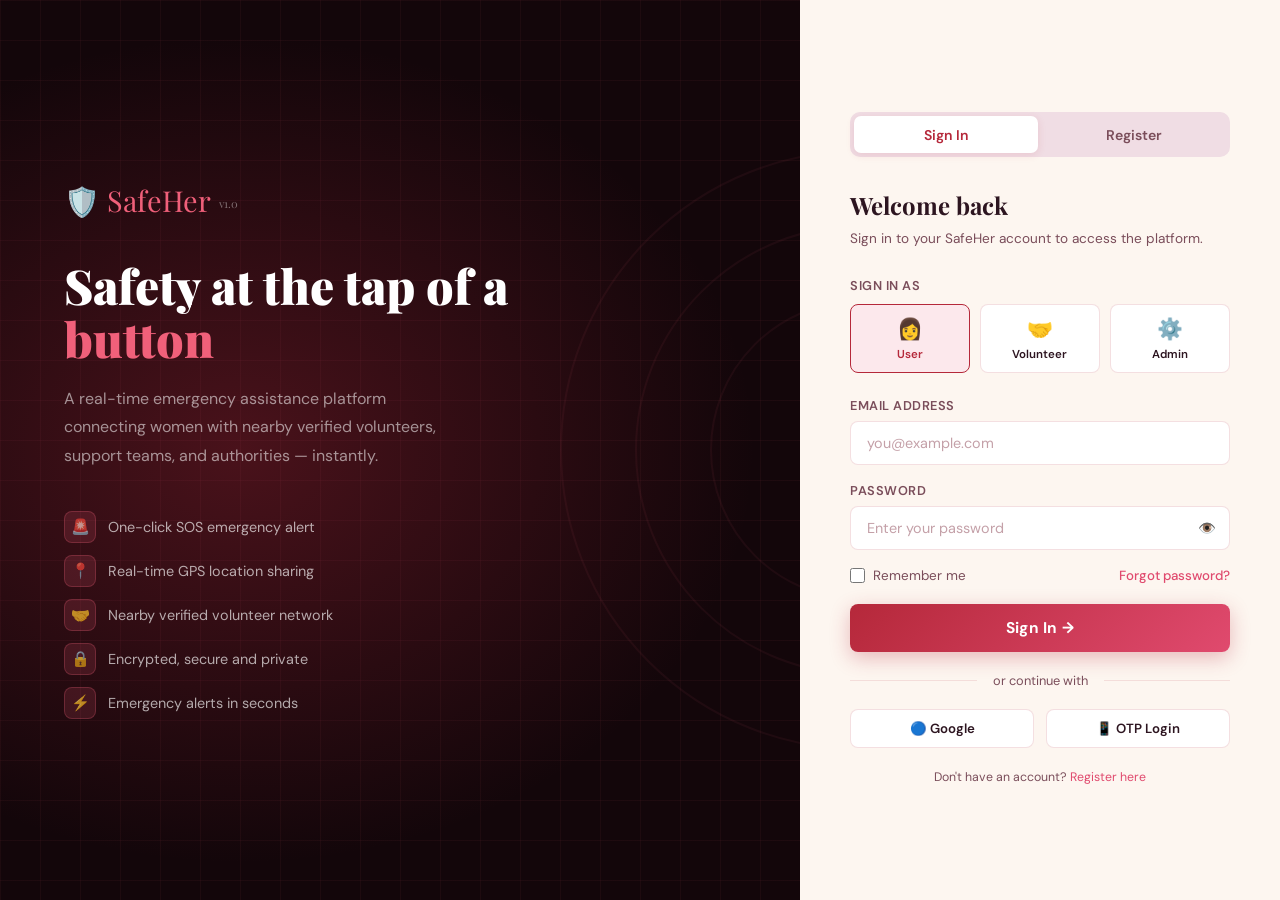
<file: index.html>
<!DOCTYPE html>
<html lang="en">
<head>
<meta charset="UTF-8">
<meta name="viewport" content="width=device-width,initial-scale=1.0">
<title>SafeHer — Login</title>
<link href="https://fonts.googleapis.com/css2?family=Playfair+Display:wght@700;900&family=DM+Sans:wght@300;400;500;600&display=swap" rel="stylesheet">
<style>
:root{--crimson:#b5283a;--rose:#e04a6e;--deep:#13060a;--warm:#fdf6f0;--cream:#fef0ec;--text:#2d1520;--muted:#7a4d5a;--accent:#f0607a;--green:#1a7a45;}
*{margin:0;padding:0;box-sizing:border-box;}
body{font-family:'DM Sans',sans-serif;background:var(--deep);min-height:100vh;display:flex;overflow:hidden;}
.left-panel{flex:1;position:relative;display:flex;flex-direction:column;justify-content:center;padding:4rem;overflow:hidden;}
.left-panel::before{content:'';position:absolute;inset:0;background:radial-gradient(ellipse at 30% 50%,rgba(176,40,58,.35),transparent 65%);}
.left-bg{position:absolute;inset:0;background-image:linear-gradient(rgba(240,96,122,.05) 1px,transparent 1px),linear-gradient(90deg,rgba(240,96,122,.05) 1px,transparent 1px);background-size:40px 40px;}
.left-content{position:relative;z-index:1;max-width:480px;}
.logo{font-family:'Playfair Display',serif;font-size:1.8rem;color:var(--accent);margin-bottom:2.5rem;display:flex;align-items:center;gap:.5rem;}
.logo small{color:rgba(255,255,255,.4);font-size:.7rem;font-weight:400;margin-top:6px;}
.left-content h1{font-family:'Playfair Display',serif;font-size:3rem;font-weight:900;color:#fff;line-height:1.1;margin-bottom:1.25rem;}
.left-content h1 em{color:var(--accent);font-style:normal;}
.left-content p{color:rgba(255,255,255,.55);font-size:1rem;line-height:1.8;margin-bottom:2.5rem;max-width:400px;}
.features-list{display:flex;flex-direction:column;gap:.75rem;}
.fl-item{display:flex;align-items:center;gap:.75rem;color:rgba(255,255,255,.65);font-size:.9rem;}
.fl-icon{width:32px;height:32px;border-radius:8px;background:rgba(240,96,122,.15);border:1px solid rgba(240,96,122,.25);display:flex;align-items:center;justify-content:center;font-size:.95rem;flex-shrink:0;}
.sos-ring-bg{position:absolute;right:-60px;top:50%;transform:translateY(-50%);opacity:.06;}
.sos-ring-bg .r{position:absolute;border-radius:50%;border:2px solid var(--accent);}
.right-panel{width:480px;flex-shrink:0;background:var(--warm);display:flex;align-items:center;justify-content:center;padding:2.5rem;position:relative;}
.form-box{width:100%;max-width:380px;}
.form-tabs{display:flex;background:#f0dde4;border-radius:10px;padding:4px;margin-bottom:2rem;gap:4px;}
.ftab{flex:1;padding:.6rem;border-radius:7px;border:none;background:transparent;font-family:'DM Sans',sans-serif;font-size:.88rem;font-weight:600;cursor:pointer;transition:all .2s;color:var(--muted);}
.ftab.active{background:#fff;color:var(--crimson);box-shadow:0 2px 8px rgba(181,40,58,.12);}
.form-panel{display:none;}
.form-panel.active{display:block;}
.form-panel h2{font-family:'Playfair Display',serif;font-size:1.5rem;color:var(--text);margin-bottom:.4rem;}
.form-panel .sub{font-size:.85rem;color:var(--muted);margin-bottom:1.75rem;line-height:1.6;}
.role-select{display:grid;grid-template-columns:repeat(3,1fr);gap:.6rem;margin-bottom:1.5rem;}
.role-btn{padding:.65rem .4rem;border-radius:8px;border:1.5px solid rgba(181,40,58,.15);background:#fff;cursor:pointer;text-align:center;transition:all .2s;font-family:'DM Sans',sans-serif;}
.role-btn:hover{border-color:var(--rose);}
.role-btn.active{border-color:var(--crimson);background:#fce8ec;}
.role-btn .ri{font-size:1.3rem;margin-bottom:.3rem;}
.role-btn .rl{font-size:.72rem;font-weight:600;color:var(--text);}
.role-btn.active .rl{color:var(--crimson);}
.fg{margin-bottom:1.1rem;}
.fg label{font-size:.8rem;font-weight:600;color:var(--muted);letter-spacing:.5px;text-transform:uppercase;display:block;margin-bottom:.4rem;}
.fg input,.fg select{width:100%;padding:.75rem 1rem;border:1.5px solid rgba(181,40,58,.15);border-radius:8px;font-family:'DM Sans',sans-serif;font-size:.9rem;color:var(--text);background:#fff;transition:border-color .2s,box-shadow .2s;outline:none;}
.fg input:focus,.fg select:focus{border-color:var(--rose);box-shadow:0 0 0 3px rgba(240,96,122,.1);}
.fg input::placeholder{color:#c4a0a8;}
.fg .row2{display:grid;grid-template-columns:1fr 1fr;gap:.75rem;}
.pw-wrap{position:relative;}
.pw-wrap input{padding-right:2.8rem;}
.pw-toggle{position:absolute;right:.9rem;top:50%;transform:translateY(-50%);background:none;border:none;cursor:pointer;color:var(--muted);font-size:.9rem;padding:0;}
.remember-row{display:flex;align-items:center;justify-content:space-between;margin-bottom:1.25rem;}
.remember-row label{display:flex;align-items:center;gap:.5rem;font-size:.84rem;color:var(--muted);cursor:pointer;}
.remember-row input[type=checkbox]{accent-color:var(--crimson);width:15px;height:15px;}
.forgot{font-size:.83rem;color:var(--rose);text-decoration:none;font-weight:500;}
.forgot:hover{text-decoration:underline;}
.submit-btn{width:100%;padding:.85rem;border-radius:8px;background:linear-gradient(135deg,var(--crimson),var(--rose));border:none;color:#fff;font-size:.97rem;font-weight:700;cursor:pointer;font-family:'DM Sans',sans-serif;transition:transform .2s,box-shadow .2s;box-shadow:0 6px 20px rgba(181,40,58,.3);letter-spacing:.3px;}
.submit-btn:hover{transform:translateY(-2px);box-shadow:0 10px 28px rgba(181,40,58,.4);}
.submit-btn:active{transform:scale(.98);}
.divider{display:flex;align-items:center;gap:1rem;margin:1.25rem 0;color:var(--muted);font-size:.8rem;}
.divider::before,.divider::after{content:'';flex:1;height:1px;background:rgba(181,40,58,.12);}
.social-btns{display:grid;grid-template-columns:1fr 1fr;gap:.75rem;}
.social-btn{padding:.65rem;border-radius:8px;border:1.5px solid rgba(181,40,58,.15);background:#fff;font-family:'DM Sans',sans-serif;font-size:.83rem;font-weight:600;cursor:pointer;display:flex;align-items:center;justify-content:center;gap:.5rem;color:var(--text);transition:border-color .2s,background .2s;}
.social-btn:hover{border-color:var(--rose);background:#fef5f7;}
.terms{font-size:.77rem;color:var(--muted);text-align:center;margin-top:1.25rem;line-height:1.6;}
.terms a{color:var(--rose);text-decoration:none;}
.strength-bar{height:4px;border-radius:2px;background:#f0dde4;margin-top:.4rem;overflow:hidden;}
.strength-fill{height:100%;border-radius:2px;transition:width .3s,background .3s;}
.strength-label{font-size:.72rem;font-weight:600;margin-top:.3rem;}
.alert-box{background:#fce8ec;border:1px solid #f0b8c5;border-radius:8px;padding:.85rem 1rem;font-size:.84rem;color:#b5283a;margin-bottom:1.25rem;display:none;align-items:center;gap:.5rem;}
.alert-box.show{display:flex;}
.success-box{background:#e8f8f0;border:1px solid #b8e8cc;border-radius:8px;padding:.85rem 1rem;font-size:.84rem;color:#1a7a45;margin-bottom:1.25rem;display:none;align-items:center;gap:.5rem;}
.success-box.show{display:flex;}
.step-indicator{display:flex;gap:.5rem;margin-bottom:1.75rem;}
.step{width:8px;height:8px;border-radius:50%;background:rgba(181,40,58,.2);transition:all .2s;}
.step.active{background:var(--crimson);width:24px;border-radius:4px;}
.step.done{background:var(--green);}
.reg-step{display:none;}
.reg-step.active{display:block;}
.back-btn{background:transparent;border:1.5px solid rgba(181,40,58,.2);color:var(--muted);padding:.7rem;border-radius:8px;font-family:'DM Sans',sans-serif;font-size:.88rem;cursor:pointer;margin-bottom:1rem;display:flex;align-items:center;gap:.4rem;transition:all .2s;}
.back-btn:hover{border-color:var(--rose);color:var(--rose);}
@media(max-width:860px){.left-panel{display:none;}.right-panel{width:100%;}}
</style>
</head>
<body>

<!-- LEFT PANEL -->
<div class="left-panel">
  <div class="left-bg"></div>
  <div class="sos-ring-bg">
    <div class="r" style="width:600px;height:600px;top:-300px;left:-300px;"></div>
    <div class="r" style="width:450px;height:450px;top:-225px;left:-225px;"></div>
    <div class="r" style="width:300px;height:300px;top:-150px;left:-150px;"></div>
  </div>
  <div class="left-content">
    <div class="logo">🛡️ SafeHer <small>v1.0</small></div>
    <h1>Safety at the tap of a <em>button</em></h1>
    <p>A real-time emergency assistance platform connecting women with nearby verified volunteers, support teams, and authorities — instantly.</p>
    <div class="features-list">
      <div class="fl-item"><div class="fl-icon">🚨</div>One-click SOS emergency alert</div>
      <div class="fl-item"><div class="fl-icon">📍</div>Real-time GPS location sharing</div>
      <div class="fl-item"><div class="fl-icon">🤝</div>Nearby verified volunteer network</div>
      <div class="fl-item"><div class="fl-icon">🔒</div>Encrypted, secure and private</div>
      <div class="fl-item"><div class="fl-icon">⚡</div>Emergency alerts in seconds</div>
    </div>
  </div>
</div>

<!-- RIGHT PANEL -->
<div class="right-panel">
  <div class="form-box">
    <div class="form-tabs">
      <button class="ftab active" onclick="switchTab('login',this)">Sign In</button>
      <button class="ftab" onclick="switchTab('register',this)">Register</button>
    </div>

    <!-- ── LOGIN PANEL ── -->
    <div class="form-panel active" id="panel-login">
      <h2>Welcome back</h2>
      <p class="sub">Sign in to your SafeHer account to access the platform.</p>
      <div class="alert-box" id="login-err">⚠️ Invalid email or password. Please try again.</div>
      <div class="success-box" id="login-ok">✅ Login successful! Redirecting to dashboard...</div>

      <div style="margin-bottom:1.1rem;">
        <div style="font-size:.8rem;font-weight:600;color:var(--muted);letter-spacing:.5px;text-transform:uppercase;margin-bottom:.6rem;">Sign in as</div>
        <div class="role-select">
          <div class="role-btn active" onclick="setRole(this,'login')"><div class="ri">👩</div><div class="rl">User</div></div>
          <div class="role-btn" onclick="setRole(this,'login')"><div class="ri">🤝</div><div class="rl">Volunteer</div></div>
          <div class="role-btn" onclick="setRole(this,'login')"><div class="ri">⚙️</div><div class="rl">Admin</div></div>
        </div>
      </div>

      <div class="fg">
        <label>Email Address</label>
        <input type="email" id="login-email" placeholder="you@example.com">
      </div>
      <div class="fg">
        <label>Password</label>
        <div class="pw-wrap">
          <input type="password" id="login-pw" placeholder="Enter your password">
          <button class="pw-toggle" onclick="togglePw('login-pw',this)">👁️</button>
        </div>
      </div>
      <div class="remember-row">
        <label><input type="checkbox"> Remember me</label>
        <a href="#" class="forgot">Forgot password?</a>
      </div>
      <button class="submit-btn" onclick="doLogin()">Sign In →</button>
      <div class="divider">or continue with</div>
      <div class="social-btns">
        <button class="social-btn">🔵 Google</button>
        <button class="social-btn">📱 OTP Login</button>
      </div>
      <p class="terms">Don't have an account? <a href="#" onclick="switchTabByName('register')">Register here</a></p>
    </div>

    <!-- ── REGISTER PANEL ── -->
    <div class="form-panel" id="panel-register">
      <h2>Create Account</h2>
      <p class="sub">Join SafeHer to access emergency assistance and stay protected.</p>
      <div class="step-indicator">
        <div class="step active" id="step-dot-1"></div>
        <div class="step" id="step-dot-2"></div>
        <div class="step" id="step-dot-3"></div>
      </div>

      <!-- STEP 1: Role + Basic Info -->
      <div class="reg-step active" id="reg-step-1">
        <div style="margin-bottom:1.1rem;">
          <div style="font-size:.8rem;font-weight:600;color:var(--muted);letter-spacing:.5px;text-transform:uppercase;margin-bottom:.6rem;">I am registering as</div>
          <div class="role-select">
            <div class="role-btn active" onclick="setRole(this,'reg')"><div class="ri">👩</div><div class="rl">User</div></div>
            <div class="role-btn" onclick="setRole(this,'reg')"><div class="ri">🤝</div><div class="rl">Volunteer</div></div>
            <div class="role-btn" onclick="setRole(this,'reg')"><div class="ri">⚙️</div><div class="rl">Admin</div></div>
          </div>
        </div>
        <div class="fg"><div class="row2">
          <div><label>First Name</label><input type="text" id="reg-first" placeholder="Priya"></div>
          <div><label>Last Name</label><input type="text" id="reg-last" placeholder="Sharma"></div>
        </div></div>
        <div class="fg"><label>Email Address</label><input type="email" id="reg-email" placeholder="you@example.com"></div>
        <div class="fg"><label>Phone Number</label><input type="tel" id="reg-phone" placeholder="+91 98765 43210"></div>
        <button class="submit-btn" onclick="nextStep(2)">Continue →</button>
      </div>

      <!-- STEP 2: Password + Location -->
      <div class="reg-step" id="reg-step-2">
        <button class="back-btn" onclick="nextStep(1)">← Back</button>
        <div class="fg">
          <label>Create Password</label>
          <div class="pw-wrap">
            <input type="password" id="reg-pw" placeholder="Min. 8 characters" oninput="checkStrength(this.value)">
            <button class="pw-toggle" onclick="togglePw('reg-pw',this)">👁️</button>
          </div>
          <div class="strength-bar"><div class="strength-fill" id="str-fill" style="width:0%"></div></div>
          <div class="strength-label" id="str-label" style="color:var(--muted)">Enter a password</div>
        </div>
        <div class="fg"><label>Confirm Password</label>
          <div class="pw-wrap"><input type="password" id="reg-pw2" placeholder="Re-enter password">
          <button class="pw-toggle" onclick="togglePw('reg-pw2',this)">👁️</button></div>
        </div>
        <div class="fg"><label>City / District</label><input type="text" id="reg-city" placeholder="Mumbai, Maharashtra"></div>
        <div class="fg"><label>Address (Optional)</label><input type="text" id="reg-address" placeholder="Street, Area, City"></div>
        <button class="submit-btn" onclick="nextStep(3)">Continue →</button>
      </div>

      <!-- STEP 3: Emergency Contacts + Submit -->
      <div class="reg-step" id="reg-step-3">
        <button class="back-btn" onclick="nextStep(2)">← Back</button>
        <div style="background:#fce8ec;border-radius:8px;padding:.85rem 1rem;margin-bottom:1.1rem;font-size:.83rem;color:#8b1a2b;border:1px solid #f0b8c5;">
          🛡️ Add emergency contacts who will be notified automatically when you trigger SOS.
        </div>
        <div class="fg"><label>Emergency Contact 1 — Name</label><input type="text" id="reg-emg1-name" placeholder="Mother / Father / Friend"></div>
        <div class="fg"><label>Emergency Contact 1 — Phone</label><input type="tel" id="reg-emg1-phone" placeholder="+91 98765 00000"></div>
        <div class="fg"><label>Emergency Contact 2 — Phone (Optional)</label><input type="tel" id="reg-emg2-phone" placeholder="+91 98765 11111"></div>
        <div style="margin-bottom:1.1rem;font-size:.83rem;color:var(--muted);display:flex;align-items:flex-start;gap:.5rem;line-height:1.6;">
          <input type="checkbox" id="agree-terms" style="accent-color:var(--crimson);margin-top:2px;flex-shrink:0;">
          <label for="agree-terms">I agree to the <a href="#" style="color:var(--rose);">Terms of Service</a> and <a href="#" style="color:var(--rose);">Privacy Policy</a>. I consent to location sharing during emergencies.</label>
        </div>
        <div class="success-box" id="reg-ok">✅ Account created! Redirecting to dashboard...</div>
        <button class="submit-btn" onclick="doRegister()">Create My Account 🛡️</button>
      </div>
      <p class="terms">Already have an account? <a href="#" onclick="switchTabByName('login')">Sign in here</a></p>
    </div>

  </div>
</div>

<script src="script.js"></script>
<script>
function switchTab(name, btn) {
  document.querySelectorAll('.ftab').forEach(function(b){b.classList.remove('active');});
  document.querySelectorAll('.form-panel').forEach(function(p){p.classList.remove('active');});
  btn.classList.add('active');
  document.getElementById('panel-'+name).classList.add('active');
  currentStep = 1;
}
function switchTabByName(name) {
  var tabs = document.querySelectorAll('.ftab');
  var idx = name === 'login' ? 0 : 1;
  switchTab(name, tabs[idx]);
}
function setRole(el, ctx) {
  var parent = el.parentElement;
  parent.querySelectorAll('.role-btn').forEach(function(b){b.classList.remove('active');});
  el.classList.add('active');
}
function togglePw(id, btn) {
  var inp = document.getElementById(id);
  if(inp.type === 'password'){inp.type='text';btn.textContent='🔒';}
  else{inp.type='password';btn.textContent='👁️';}
}
function checkStrength(v) {
  var fill = document.getElementById('str-fill');
  var lbl = document.getElementById('str-label');
  var w=0, msg='', color='';
  if(v.length>=4){w=25;msg='Weak';color='#e04a6e';}
  if(v.length>=8){w=50;msg='Fair';color='#d4a853';}
  if(v.length>=8 && /[A-Z]/.test(v) && /[0-9]/.test(v)){w=75;msg='Good';color='#1a7a45';}
  if(v.length>=10 && /[A-Z]/.test(v) && /[0-9]/.test(v) && /[^a-zA-Z0-9]/.test(v)){w=100;msg='Strong 🔒';color='#1a7a45';}
  if(!v){w=0;msg='Enter a password';color='var(--muted)';}
  fill.style.width=w+'%';fill.style.background=color;lbl.textContent=msg;lbl.style.color=color;
}
var currentStep = 1;
function nextStep(n) {
  document.querySelectorAll('.reg-step').forEach(function(s){s.classList.remove('active');});
  document.getElementById('reg-step-'+n).classList.add('active');
  for(var i=1;i<=3;i++){
    var dot=document.getElementById('step-dot-'+i);
    dot.className='step';
    if(i<n)dot.classList.add('done');
    else if(i===n)dot.classList.add('active');
  }
  currentStep=n;
}
function doLogin() {
  var email = document.getElementById('login-email').value;
  var pw = document.getElementById('login-pw').value;
  document.getElementById('login-err').classList.remove('show');
  document.getElementById('login-ok').classList.remove('show');
  if(!email || !pw){
    document.getElementById('login-err').textContent='⚠️ Please enter both email and password.';
    document.getElementById('login-err').classList.add('show');
    return;
  }
  if(typeof authenticate !== 'function'){
    document.getElementById('login-err').textContent='⚠️ Login system is not ready. Please refresh and try again.';
    document.getElementById('login-err').classList.add('show');
    return;
  }
  var auth = authenticate(email,pw);
  if(auth === true || (auth && auth.success)){
    document.getElementById('login-ok').classList.add('show');
    // mark current user
    try{localStorage.setItem('currentUser', email);}catch(e){}
    setTimeout(function(){window.location.href='profile.html';},900);
  } else {
    document.getElementById('login-err').textContent=(auth && auth.reason === 'not_registered') ? '⚠️ This email is not registered. Please register first.' : '⚠️ Invalid password. Please try again.';
    document.getElementById('login-err').classList.add('show');
  }
}
function doRegister() {
  if(!document.getElementById('agree-terms').checked){
    alert('Please agree to the Terms of Service to continue.');
    return;
  }
  if(typeof registerFromForm === 'function'){
    var res = registerFromForm();
    if(res && res.success){
      document.getElementById('reg-ok').classList.add('show');
      try{localStorage.setItem('currentUser', res.user.email);}catch(e){}
      setTimeout(function(){window.location.href='profile.html';},1200);
      return;
    } else {
      alert(res && res.message ? res.message : 'Registration failed');
    }
  } else {
    alert('Registration system is not ready. Please refresh and try again.');
  }
}
</script>
</body>
</html>
</file>
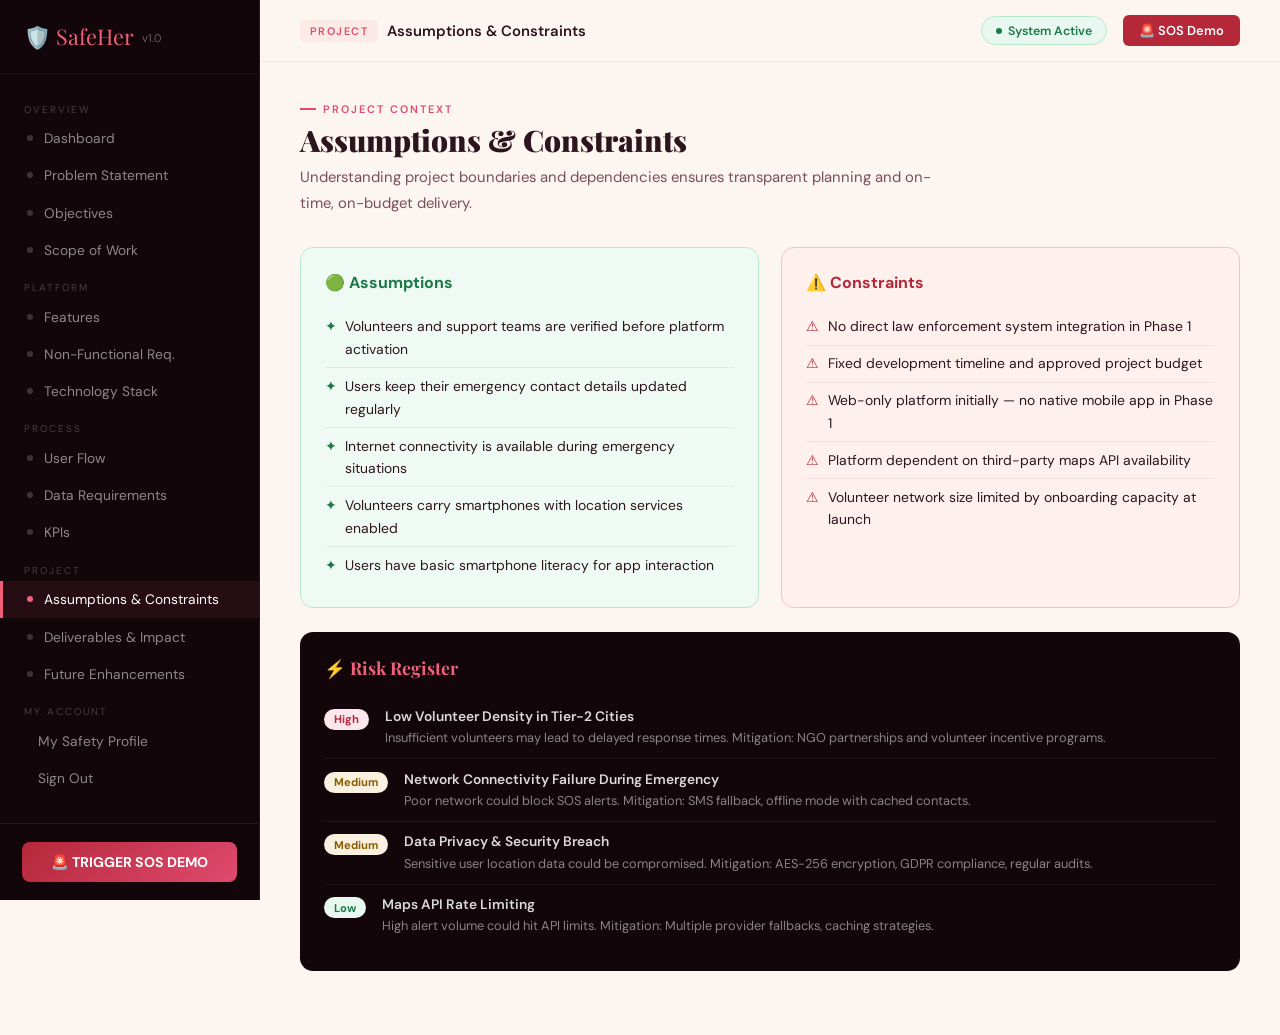
<file: constraints.html>
<!DOCTYPE html>
<html lang="en">
<head>
<meta charset="UTF-8"><meta name="viewport" content="width=device-width, initial-scale=1.0">
<title>SafeHer — Assumptions & Constraints</title>
<link href="https://fonts.googleapis.com/css2?family=Playfair+Display:wght@700;900&family=DM+Sans:wght@300;400;500;600&display=swap" rel="stylesheet">
<style>

:root{--crimson:#b5283a;--rose:#e04a6e;--deep:#13060a;--warm:#fdf6f0;--cream:#fef0ec;--text:#2d1520;--muted:#7a4d5a;--accent:#f0607a;--green:#1a7a45;--sidebar-w:260px;}
*{margin:0;padding:0;box-sizing:border-box;}html{scroll-behavior:smooth;}
body{font-family:'DM Sans',sans-serif;background:var(--warm);color:var(--text);display:flex;min-height:100vh;overflow-x:hidden;}
.sidebar{width:var(--sidebar-w);min-height:100vh;background:var(--deep);position:fixed;top:0;left:0;bottom:0;z-index:200;display:flex;flex-direction:column;border-right:1px solid rgba(240,96,122,.12);}
.sidebar-logo{padding:1.4rem 1.5rem;border-bottom:1px solid rgba(240,96,122,.1);font-family:'Playfair Display',serif;font-size:1.35rem;color:var(--accent);display:flex;align-items:center;gap:.5rem;}
.sidebar-logo small{color:rgba(255,255,255,.35);font-size:.7rem;font-family:'DM Sans',sans-serif;margin-top:4px;}
.sidebar-nav{flex:1;padding:1rem 0;overflow-y:auto;}
.nav-grp{font-size:.62rem;letter-spacing:2px;text-transform:uppercase;color:rgba(255,255,255,.22);padding:.8rem 1.5rem .25rem;}
.sidebar-link{display:flex;align-items:center;gap:.7rem;padding:.6rem 1.5rem;color:rgba(255,255,255,.52);text-decoration:none;font-size:.86rem;transition:all .2s;border-left:3px solid transparent;}
.sidebar-link:hover,.sidebar-link.active{color:#fff;background:rgba(240,96,122,.08);border-left-color:var(--accent);}
.sdot{width:6px;height:6px;border-radius:50%;background:rgba(255,255,255,.18);flex-shrink:0;transition:background .2s;}
.sidebar-link.active .sdot{background:var(--accent);}
.sidebar-bottom{padding:1.1rem 1.4rem;border-top:1px solid rgba(240,96,122,.1);}
.sos-mini{width:100%;padding:.7rem;border-radius:8px;background:linear-gradient(135deg,var(--crimson),var(--rose));border:none;color:#fff;font-weight:700;font-size:.88rem;cursor:pointer;font-family:'DM Sans',sans-serif;display:flex;align-items:center;justify-content:center;gap:.5rem;transition:opacity .2s;}
.sos-mini:hover{opacity:.88;}
.main{margin-left:var(--sidebar-w);flex:1;min-width:0;}
.topbar{height:62px;background:rgba(253,246,240,.95);backdrop-filter:blur(12px);border-bottom:1px solid rgba(181,40,58,.1);position:sticky;top:0;z-index:100;display:flex;align-items:center;justify-content:space-between;padding:0 2.5rem;}
.tb-left{display:flex;align-items:center;gap:.6rem;}
.tb-tag{font-size:.68rem;font-weight:600;letter-spacing:1.5px;text-transform:uppercase;color:var(--rose);background:rgba(240,96,122,.08);padding:.25rem .6rem;border-radius:4px;}
.tb-title{font-size:.93rem;font-weight:600;color:var(--text);}
.tb-right{display:flex;align-items:center;gap:1rem;}
.live-badge{display:flex;align-items:center;gap:.4rem;background:#e8f8f0;color:#1a7a45;font-size:.77rem;font-weight:600;padding:.32rem .85rem;border-radius:100px;border:1px solid #b8e8cc;}
.ldot{width:6px;height:6px;border-radius:50%;background:#1a7a45;animation:blink 2s infinite;}
@keyframes blink{0%,100%{opacity:1;}50%{opacity:.3;}}
.tb-sos{background:var(--crimson);color:#fff;border:none;padding:.42rem 1rem;border-radius:6px;font-size:.81rem;font-weight:600;cursor:pointer;font-family:'DM Sans',sans-serif;transition:background .2s;}
.tb-sos:hover{background:#8b1a2b;}
.pb{padding:2.5rem 2.5rem 4rem;animation:fadeUp .3s ease;}
@keyframes fadeUp{from{opacity:0;transform:translateY(10px);}to{opacity:1;transform:translateY(0);}}
.lbl{font-size:.68rem;font-weight:600;letter-spacing:2px;text-transform:uppercase;color:var(--rose);margin-bottom:.35rem;display:flex;align-items:center;gap:.45rem;}
.lbl::before{content:'';width:16px;height:2px;background:var(--rose);display:inline-block;}
.h2{font-family:'Playfair Display',serif;font-size:1.85rem;font-weight:900;line-height:1.2;color:var(--text);margin-bottom:.45rem;}
.desc{font-size:.93rem;color:var(--muted);line-height:1.75;margin-bottom:1.9rem;max-width:640px;}
.card{background:#fff;border:1px solid rgba(181,40,58,.09);border-radius:13px;padding:1.5rem;margin-bottom:1.4rem;}
.card-hd{font-family:'Playfair Display',serif;font-size:1.1rem;color:var(--text);margin-bottom:1rem;display:flex;align-items:center;justify-content:space-between;flex-wrap:wrap;gap:.5rem;}
.bx{font-family:'DM Sans',sans-serif;font-size:.7rem;font-weight:600;padding:.28rem .7rem;border-radius:100px;}
.bx-red{background:#fce8ec;color:#b5283a;border:1px solid #f0b8c5;}
.bx-green{background:#e8f8f0;color:#1a7a45;border:1px solid #b8e8cc;}
.bx-blue{background:#e8f0fc;color:#1a4ab5;border:1px solid #b8ccf0;}
.bx-amber{background:#faf0e0;color:#8a5c00;border:1px solid #f0d8a0;}
.bx-muted{background:#f5f0f2;color:var(--muted);border:1px solid #e8dde0;}
.g2{display:grid;grid-template-columns:1fr 1fr;gap:1.4rem;}
.g3{display:grid;grid-template-columns:repeat(3,1fr);gap:1.2rem;}
.g4{display:grid;grid-template-columns:repeat(4,1fr);gap:1rem;}
.ga{display:grid;grid-template-columns:repeat(auto-fit,minmax(220px,1fr));gap:1.1rem;}
.sos-overlay{position:fixed;inset:0;z-index:500;background:rgba(0,0,0,.87);display:none;align-items:center;justify-content:center;}
.sos-overlay.open{display:flex;}
.sos-modal{background:var(--deep);border-radius:20px;padding:2.5rem;text-align:center;max-width:420px;width:90%;border:1px solid rgba(240,96,122,.3);}
.smring{position:relative;width:155px;height:155px;margin:0 auto 1.5rem;}
.sr{position:absolute;inset:0;border-radius:50%;border:2px solid rgba(240,96,122,.3);animation:rp 2s infinite;}
.sr:nth-child(2){inset:20px;animation-delay:.3s;}.sr:nth-child(3){inset:40px;animation-delay:.6s;}
@keyframes rp{0%,100%{transform:scale(1);opacity:.4;}50%{transform:scale(1.04);opacity:1;}}
.src{position:absolute;inset:52px;border-radius:50%;background:linear-gradient(135deg,#b5283a,#e04a6e);display:flex;flex-direction:column;align-items:center;justify-content:center;box-shadow:0 0 30px rgba(176,40,58,.7);}
.src strong{font-size:1.25rem;color:#fff;letter-spacing:2px;}
.sos-modal h2{font-family:'Playfair Display',serif;color:#fff;font-size:1.45rem;margin-bottom:.5rem;}
.sos-modal p{color:rgba(255,255,255,.6);font-size:.88rem;line-height:1.7;margin-bottom:1.4rem;}
.scd{font-size:2.5rem;font-weight:700;color:var(--accent);margin-bottom:1.2rem;font-family:'Playfair Display',serif;}
.smsg{font-size:.86rem;font-weight:600;margin-bottom:1.2rem;display:none;}
.smsg-s{color:var(--accent);}.smsg-ok{color:#1a7a45;}
.scbtn{background:transparent;border:1px solid rgba(255,255,255,.2);color:rgba(255,255,255,.7);padding:.58rem 1.4rem;border-radius:8px;cursor:pointer;font-family:'DM Sans',sans-serif;font-size:.86rem;transition:all .2s;}
.scbtn:hover{border-color:rgba(255,255,255,.4);color:#fff;}
.toast{position:fixed;top:78px;right:1.4rem;z-index:600;background:#1a7a45;color:#fff;padding:.72rem 1.2rem;border-radius:10px;font-size:.84rem;font-weight:500;transform:translateX(120%);transition:transform .4s cubic-bezier(.34,1.56,.64,1);}
.toast.show{transform:translateX(0);}
@media(max-width:860px){.sidebar{display:none;}.main{margin-left:0;}.g2,.g3,.g4{grid-template-columns:1fr;}}


.cc-a{background:#f0faf5;border:1.5px solid #b8e8cc;border-radius:13px;padding:1.5rem;}
.cc-c{background:#fef0ec;border:1.5px solid #f5c0cc;border-radius:13px;padding:1.5rem;}
.cc-a h3{font-size:1rem;font-weight:700;color:#1a7a45;margin-bottom:1rem;}
.cc-c h3{font-size:1rem;font-weight:700;color:var(--crimson);margin-bottom:1rem;}
.ci{display:flex;gap:.52rem;font-size:.87rem;color:var(--text);padding:.42rem 0;line-height:1.62;border-bottom:1px solid rgba(0,0,0,.06);}
.ci:last-child{border:none;}
.cc-a .ci::before{content:'✦';color:#1a7a45;flex-shrink:0;}
.cc-c .ci::before{content:'⚠';color:var(--crimson);flex-shrink:0;}
.risk{background:var(--deep);border-radius:13px;padding:1.5rem;margin-top:1.5rem;}
.risk h3{font-family:'Playfair Display',serif;font-size:1.1rem;color:var(--accent);margin-bottom:1.1rem;}
.risk-row{display:flex;align-items:flex-start;gap:1rem;padding:.65rem 0;border-bottom:1px solid rgba(255,255,255,.05);}
.risk-row:last-child{border:none;}
.risk-lv{font-size:.7rem;font-weight:700;padding:.22rem .62rem;border-radius:100px;flex-shrink:0;margin-top:2px;}
.rl-h{background:#fce8ec;color:#b5283a;}
.rl-m{background:#faf0e0;color:#8a5c00;}
.rl-l{background:#e8f8f0;color:#1a7a45;}
.risk-body h5{font-size:.86rem;font-weight:600;color:rgba(255,255,255,.85);margin-bottom:.2rem;}
.risk-body p{font-size:.8rem;color:rgba(255,255,255,.5);line-height:1.55;}

</style>
</head>
<body>
<aside class="sidebar"><div class="sidebar-logo">🛡️ SafeHer <small>v1.0</small></div><nav class="sidebar-nav"><div class="nav-grp">Overview</div><a class="sidebar-link" href="dashboard.html"><span class="sdot"></span>Dashboard</a><a class="sidebar-link" href="problem.html"><span class="sdot"></span>Problem Statement</a><a class="sidebar-link" href="objectives.html"><span class="sdot"></span>Objectives</a><a class="sidebar-link" href="scope.html"><span class="sdot"></span>Scope of Work</a><div class="nav-grp">Platform</div><a class="sidebar-link" href="features.html"><span class="sdot"></span>Features</a><a class="sidebar-link" href="nfr.html"><span class="sdot"></span>Non-Functional Req.</a><a class="sidebar-link" href="tech.html"><span class="sdot"></span>Technology Stack</a><div class="nav-grp">Process</div><a class="sidebar-link" href="flow.html"><span class="sdot"></span>User Flow</a><a class="sidebar-link" href="data.html"><span class="sdot"></span>Data Requirements</a><a class="sidebar-link" href="kpi.html"><span class="sdot"></span>KPIs</a><div class="nav-grp">Project</div><a class="sidebar-link active" href="constraints.html"><span class="sdot"></span>Assumptions & Constraints</a><a class="sidebar-link" href="impact.html"><span class="sdot"></span>Deliverables & Impact</a><a class="sidebar-link" href="future.html"><span class="sdot"></span>Future Enhancements</a>
   <div class="nav-grp">My Account</div>
      <a class="sidebar-link" href="profile.html"><span class="sd"></span>My Safety Profile</a>
      <a class="sidebar-link" href="index.html"><span class="sd"></span>Sign Out</a>
  </nav><div class="sidebar-bottom"><button class="sos-mini" onclick="openSOS()">🚨 TRIGGER SOS DEMO</button></div></aside>
<main class="main">
  <header class="topbar">
    <div class="tb-left"><span class="tb-tag">Project</span><span class="tb-title">Assumptions & Constraints</span></div>
    <div class="tb-right"><div class="live-badge"><span class="ldot"></span>System Active</div><button class="tb-sos" onclick="openSOS()">🚨 SOS Demo</button></div>
  </header>
  <div class="pb">
<div class="lbl">Project Context</div>
<div class="h2">Assumptions &amp; Constraints</div>
<div class="desc">Understanding project boundaries and dependencies ensures transparent planning and on-time, on-budget delivery.</div>
<div class="g2" style="margin-bottom:1.5rem">
  <div class="cc-a"><h3>🟢 Assumptions</h3>
    <div class="ci">Volunteers and support teams are verified before platform activation</div>
    <div class="ci">Users keep their emergency contact details updated regularly</div>
    <div class="ci">Internet connectivity is available during emergency situations</div>
    <div class="ci">Volunteers carry smartphones with location services enabled</div>
    <div class="ci">Users have basic smartphone literacy for app interaction</div>
  </div>
  <div class="cc-c"><h3>⚠️ Constraints</h3>
    <div class="ci">No direct law enforcement system integration in Phase 1</div>
    <div class="ci">Fixed development timeline and approved project budget</div>
    <div class="ci">Web-only platform initially — no native mobile app in Phase 1</div>
    <div class="ci">Platform dependent on third-party maps API availability</div>
    <div class="ci">Volunteer network size limited by onboarding capacity at launch</div>
  </div>
</div>
<div class="risk">
  <h3>⚡ Risk Register</h3>
  <div class="risk-row"><span class="risk-lv rl-h">High</span><div class="risk-body"><h5>Low Volunteer Density in Tier-2 Cities</h5><p>Insufficient volunteers may lead to delayed response times. Mitigation: NGO partnerships and volunteer incentive programs.</p></div></div>
  <div class="risk-row"><span class="risk-lv rl-m">Medium</span><div class="risk-body"><h5>Network Connectivity Failure During Emergency</h5><p>Poor network could block SOS alerts. Mitigation: SMS fallback, offline mode with cached contacts.</p></div></div>
  <div class="risk-row"><span class="risk-lv rl-m">Medium</span><div class="risk-body"><h5>Data Privacy &amp; Security Breach</h5><p>Sensitive user location data could be compromised. Mitigation: AES-256 encryption, GDPR compliance, regular audits.</p></div></div>
  <div class="risk-row"><span class="risk-lv rl-l">Low</span><div class="risk-body"><h5>Maps API Rate Limiting</h5><p>High alert volume could hit API limits. Mitigation: Multiple provider fallbacks, caching strategies.</p></div></div>
</div>
</div>
</main>

<div class="sos-overlay" id="so">
  <div class="sos-modal">
    <div class="smring"><div class="sr"></div><div class="sr"></div><div class="sr"></div><div class="src"><strong>SOS</strong></div></div>
    <h2>Emergency Alert Sending</h2>
    <p>Your live location is being shared with nearby volunteers and your emergency contacts. Help is on the way.</p>
    <div class="scd" id="sc">5</div>
    <div class="smsg smsg-s" id="ss">📡 Broadcasting alert to 3 nearby volunteers...</div>
    <div class="smsg smsg-ok" id="sok">✅ Alert sent! Priya Rao is responding — 0.4 km away</div>
    <button class="scbtn" id="scb" onclick="closeSOS()">Cancel Alert</button>
  </div>
</div>
<div class="toast" id="tst">✅ Alert successfully cancelled</div>

<script src="script.js"></script>
<script>
var _st=null;
function openSOS(){
  var o=document.getElementById('so');o.classList.add('open');
  var c=5,ce=document.getElementById('sc'),se=document.getElementById('ss'),ste=document.getElementById('sok'),cb=document.getElementById('scb');
  ce.style.display='block';se.style.display='none';ste.style.display='none';cb.textContent='Cancel Alert';ce.textContent=c;
  if(_st)clearInterval(_st);
  _st=setInterval(function(){c--;if(c>0){ce.textContent=c;}else{clearInterval(_st);ce.style.display='none';se.style.display='block';setTimeout(function(){se.style.display='none';ste.style.display='block';cb.textContent='Close';if(typeof recordSOSAlert==='function')recordSOSAlert();},2000);}},1000);
}
function closeSOS(){
  if(_st)clearInterval(_st);
  document.getElementById('so').classList.remove('open');
  var t=document.getElementById('tst');t.classList.add('show');setTimeout(function(){t.classList.remove('show');},3000);
}
</script>
</body></html>
</file>
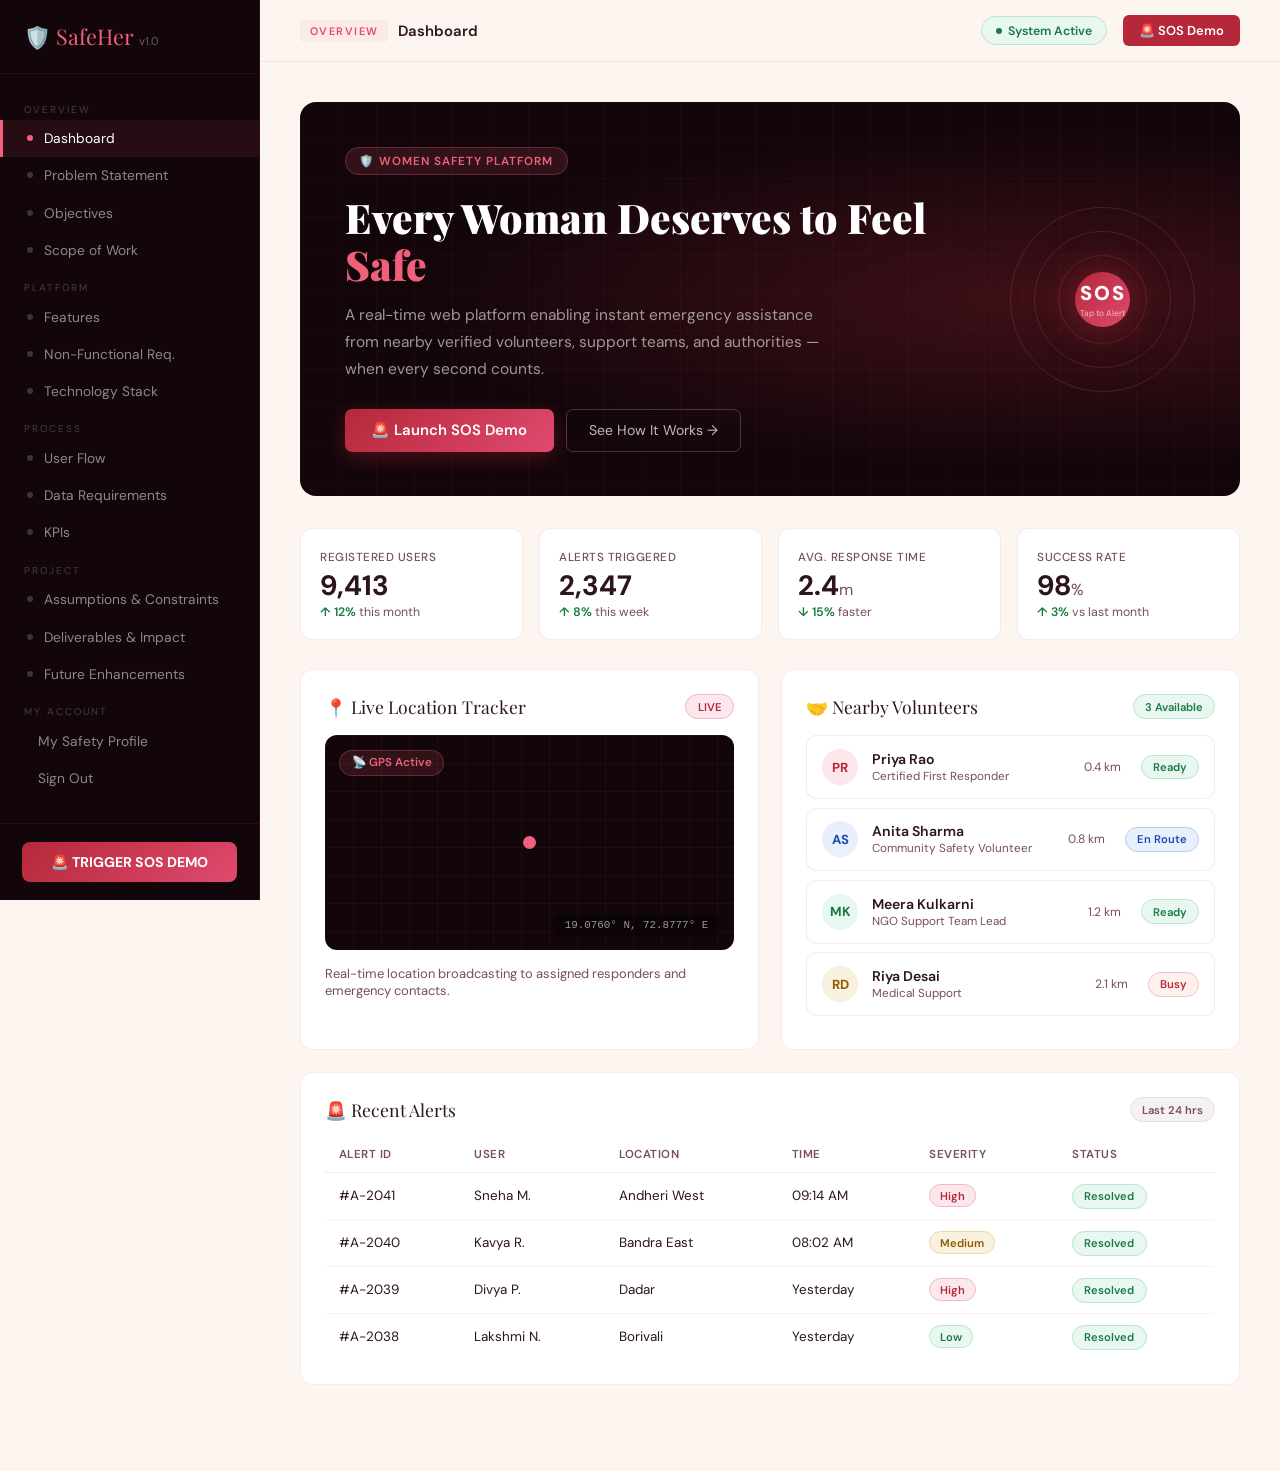
<file: dashboard.html>
<!DOCTYPE html>
<html lang="en">
<head>
<meta charset="UTF-8"><meta name="viewport" content="width=device-width, initial-scale=1.0">
<title>SafeHer — Dashboard</title>
<link href="https://fonts.googleapis.com/css2?family=Playfair+Display:wght@700;900&family=DM+Sans:wght@300;400;500;600&display=swap" rel="stylesheet">
<style>

:root{--crimson:#b5283a;--rose:#e04a6e;--deep:#13060a;--warm:#fdf6f0;--cream:#fef0ec;--text:#2d1520;--muted:#7a4d5a;--accent:#f0607a;--green:#1a7a45;--sidebar-w:260px;}
*{margin:0;padding:0;box-sizing:border-box;}html{scroll-behavior:smooth;}
body{font-family:'DM Sans',sans-serif;background:var(--warm);color:var(--text);display:flex;min-height:100vh;overflow-x:hidden;}
.sidebar{width:var(--sidebar-w);min-height:100vh;background:var(--deep);position:fixed;top:0;left:0;bottom:0;z-index:200;display:flex;flex-direction:column;border-right:1px solid rgba(240,96,122,.12);}
.sidebar-logo{padding:1.4rem 1.5rem;border-bottom:1px solid rgba(240,96,122,.1);font-family:'Playfair Display',serif;font-size:1.35rem;color:var(--accent);display:flex;align-items:center;gap:.5rem;}
.sidebar-logo a{color:inherit;text-decoration:none;}
.sidebar-logo small{color:rgba(255,255,255,.35);font-size:.7rem;font-family:'DM Sans',sans-serif;margin-top:4px;}
.sidebar-nav{flex:1;padding:1rem 0;overflow-y:auto;}
.nav-grp{font-size:.62rem;letter-spacing:2px;text-transform:uppercase;color:rgba(255,255,255,.22);padding:.8rem 1.5rem .25rem;}
.sidebar-link{display:flex;align-items:center;gap:.7rem;padding:.6rem 1.5rem;color:rgba(255,255,255,.52);text-decoration:none;font-size:.86rem;transition:all .2s;border-left:3px solid transparent;}
.sidebar-link:hover,.sidebar-link.active{color:#fff;background:rgba(240,96,122,.08);border-left-color:var(--accent);}
.sdot{width:6px;height:6px;border-radius:50%;background:rgba(255,255,255,.18);flex-shrink:0;transition:background .2s;}
.sidebar-link.active .sdot{background:var(--accent);}
.sidebar-bottom{padding:1.1rem 1.4rem;border-top:1px solid rgba(240,96,122,.1);}
.sos-mini{width:100%;padding:.7rem;border-radius:8px;background:linear-gradient(135deg,var(--crimson),var(--rose));border:none;color:#fff;font-weight:700;font-size:.88rem;cursor:pointer;font-family:'DM Sans',sans-serif;display:flex;align-items:center;justify-content:center;gap:.5rem;transition:opacity .2s;}
.sos-mini:hover{opacity:.88;}
.main{margin-left:var(--sidebar-w);flex:1;min-width:0;}
.topbar{height:62px;background:rgba(253,246,240,.95);backdrop-filter:blur(12px);border-bottom:1px solid rgba(181,40,58,.1);position:sticky;top:0;z-index:100;display:flex;align-items:center;justify-content:space-between;padding:0 2.5rem;}
.tb-left{display:flex;align-items:center;gap:.6rem;}
.tb-tag{font-size:.68rem;font-weight:600;letter-spacing:1.5px;text-transform:uppercase;color:var(--rose);background:rgba(240,96,122,.08);padding:.25rem .6rem;border-radius:4px;}
.tb-title{font-size:.93rem;font-weight:600;color:var(--text);}
.tb-right{display:flex;align-items:center;gap:1rem;}
.live-badge{display:flex;align-items:center;gap:.4rem;background:#e8f8f0;color:#1a7a45;font-size:.77rem;font-weight:600;padding:.32rem .85rem;border-radius:100px;border:1px solid #b8e8cc;}
.ldot{width:6px;height:6px;border-radius:50%;background:#1a7a45;animation:blink 2s infinite;}
@keyframes blink{0%,100%{opacity:1;}50%{opacity:.3;}}
.tb-sos{background:var(--crimson);color:#fff;border:none;padding:.42rem 1rem;border-radius:6px;font-size:.81rem;font-weight:600;cursor:pointer;font-family:'DM Sans',sans-serif;transition:background .2s;}
.tb-sos:hover{background:#8b1a2b;}
.pb{padding:2.5rem 2.5rem 4rem;animation:fadeUp .3s ease;}
@keyframes fadeUp{from{opacity:0;transform:translateY(10px);}to{opacity:1;transform:translateY(0);}}
.lbl{font-size:.68rem;font-weight:600;letter-spacing:2px;text-transform:uppercase;color:var(--rose);margin-bottom:.35rem;display:flex;align-items:center;gap:.45rem;}
.lbl::before{content:'';width:16px;height:2px;background:var(--rose);display:inline-block;}
.h2{font-family:'Playfair Display',serif;font-size:1.85rem;font-weight:900;line-height:1.2;color:var(--text);margin-bottom:.45rem;}
.desc{font-size:.93rem;color:var(--muted);line-height:1.75;margin-bottom:1.9rem;max-width:640px;}
.card{background:#fff;border:1px solid rgba(181,40,58,.09);border-radius:13px;padding:1.5rem;margin-bottom:1.4rem;}
.card-hd{font-family:'Playfair Display',serif;font-size:1.1rem;color:var(--text);margin-bottom:1rem;display:flex;align-items:center;justify-content:space-between;flex-wrap:wrap;gap:.5rem;}
.bx{font-family:'DM Sans',sans-serif;font-size:.7rem;font-weight:600;padding:.28rem .7rem;border-radius:100px;}
.bx-red{background:#fce8ec;color:#b5283a;border:1px solid #f0b8c5;}
.bx-green{background:#e8f8f0;color:#1a7a45;border:1px solid #b8e8cc;}
.bx-blue{background:#e8f0fc;color:#1a4ab5;border:1px solid #b8ccf0;}
.bx-amber{background:#faf0e0;color:#8a5c00;border:1px solid #f0d8a0;}
.bx-muted{background:#f5f0f2;color:var(--muted);border:1px solid #e8dde0;}
.g2{display:grid;grid-template-columns:1fr 1fr;gap:1.4rem;}
.g3{display:grid;grid-template-columns:repeat(3,1fr);gap:1.2rem;}
.g4{display:grid;grid-template-columns:repeat(4,1fr);gap:1rem;}
.ga{display:grid;grid-template-columns:repeat(auto-fit,minmax(220px,1fr));gap:1.1rem;}
.sos-overlay{position:fixed;inset:0;z-index:500;background:rgba(0,0,0,.87);display:none;align-items:center;justify-content:center;}
.sos-overlay.open{display:flex;}
.sos-modal{background:var(--deep);border-radius:20px;padding:2.5rem;text-align:center;max-width:420px;width:90%;border:1px solid rgba(240,96,122,.3);}
.smring{position:relative;width:155px;height:155px;margin:0 auto 1.5rem;}
.sr{position:absolute;inset:0;border-radius:50%;border:2px solid rgba(240,96,122,.3);animation:rp 2s infinite;}
.sr:nth-child(2){inset:20px;animation-delay:.3s;}.sr:nth-child(3){inset:40px;animation-delay:.6s;}
@keyframes rp{0%,100%{transform:scale(1);opacity:.4;}50%{transform:scale(1.04);opacity:1;}}
.src{position:absolute;inset:52px;border-radius:50%;background:linear-gradient(135deg,#b5283a,#e04a6e);display:flex;flex-direction:column;align-items:center;justify-content:center;box-shadow:0 0 30px rgba(176,40,58,.7);}
.src strong{font-size:1.25rem;color:#fff;letter-spacing:2px;}
.sos-modal h2{font-family:'Playfair Display',serif;color:#fff;font-size:1.45rem;margin-bottom:.5rem;}
.sos-modal p{color:rgba(255,255,255,.6);font-size:.88rem;line-height:1.7;margin-bottom:1.4rem;}
.scd{font-size:2.5rem;font-weight:700;color:var(--accent);margin-bottom:1.2rem;font-family:'Playfair Display',serif;}
.smsg{font-size:.86rem;font-weight:600;margin-bottom:1.2rem;display:none;}
.smsg-s{color:var(--accent);}.smsg-ok{color:#1a7a45;}
.scbtn{background:transparent;border:1px solid rgba(255,255,255,.2);color:rgba(255,255,255,.7);padding:.58rem 1.4rem;border-radius:8px;cursor:pointer;font-family:'DM Sans',sans-serif;font-size:.86rem;transition:all .2s;}
.scbtn:hover{border-color:rgba(255,255,255,.4);color:#fff;}
.toast{position:fixed;top:78px;right:1.4rem;z-index:600;background:#1a7a45;color:#fff;padding:.72rem 1.2rem;border-radius:10px;font-size:.84rem;font-weight:500;transform:translateX(120%);transition:transform .4s cubic-bezier(.34,1.56,.64,1);}
.toast.show{transform:translateX(0);}
@media(max-width:860px){.sidebar{display:none;}.main{margin-left:0;}.g2,.g3,.g4{grid-template-columns:1fr;}}


.hero{background:var(--deep);border-radius:16px;padding:2.8rem;position:relative;overflow:hidden;margin-bottom:2rem;}
.hero::before{content:'';position:absolute;inset:0;background:radial-gradient(ellipse at 80% 50%,rgba(176,40,58,.28) 0%,transparent 60%);}
.hgrid{position:absolute;inset:0;background-image:linear-gradient(rgba(240,96,122,.04) 1px,transparent 1px),linear-gradient(90deg,rgba(240,96,122,.04) 1px,transparent 1px);background-size:38px 38px;}
.hero-in{position:relative;z-index:1;display:flex;align-items:center;gap:3rem;}
.hero-txt{flex:1;}
.hpill{display:inline-flex;align-items:center;gap:.4rem;background:rgba(240,96,122,.14);border:1px solid rgba(240,96,122,.28);color:var(--accent);padding:.32rem .85rem;border-radius:100px;font-size:.73rem;font-weight:600;letter-spacing:1px;text-transform:uppercase;margin-bottom:1.2rem;}
.hero h1{font-family:'Playfair Display',serif;font-size:2.55rem;font-weight:900;line-height:1.14;color:#fff;margin-bottom:.9rem;}
.hero h1 em{color:var(--accent);font-style:normal;}
.hero p{font-size:.97rem;line-height:1.75;color:rgba(255,255,255,.58);max-width:490px;margin-bottom:1.6rem;}
.hbtns{display:flex;gap:.75rem;flex-wrap:wrap;}
.btn-r{background:linear-gradient(135deg,var(--crimson),var(--rose));color:#fff;padding:.72rem 1.65rem;border-radius:7px;border:none;font-size:.93rem;font-weight:600;cursor:pointer;font-family:'DM Sans',sans-serif;box-shadow:0 6px 20px rgba(181,40,58,.32);transition:transform .2s;}
.btn-r:hover{transform:translateY(-2px);}
.btn-g{background:transparent;color:rgba(255,255,255,.72);padding:.72rem 1.4rem;border-radius:7px;border:1px solid rgba(255,255,255,.2);font-size:.88rem;cursor:pointer;font-family:'DM Sans',sans-serif;transition:all .2s;text-decoration:none;display:inline-flex;align-items:center;}
.btn-g:hover{border-color:var(--accent);color:var(--accent);}
.sos-vis{position:relative;width:185px;height:185px;flex-shrink:0;}
.sr2{position:absolute;inset:0;border-radius:50%;border:1.5px solid rgba(240,96,122,.2);animation:rp 3s ease infinite;}
.sr2:nth-child(2){inset:24px;animation-delay:.5s;}.sr2:nth-child(3){inset:48px;animation-delay:1s;}
.sos-core{position:absolute;inset:65px;border-radius:50%;background:linear-gradient(135deg,#b5283a,#e04a6e);display:flex;flex-direction:column;align-items:center;justify-content:center;box-shadow:0 0 38px rgba(176,40,58,.58);cursor:pointer;transition:transform .15s;}
.sos-core:hover{transform:scale(1.08);}.sos-core:active{transform:scale(.95);}
.sos-core span:first-child{font-size:1.25rem;font-weight:900;color:#fff;letter-spacing:2px;}
.sos-core span:last-child{font-size:.52rem;color:rgba(255,255,255,.68);margin-top:2px;}
.stats{display:grid;grid-template-columns:repeat(4,1fr);gap:1rem;margin-bottom:1.8rem;}
.sc{background:#fff;border:1px solid rgba(181,40,58,.1);border-radius:12px;padding:1.2rem;transition:transform .2s;}
.sc:hover{transform:translateY(-3px);}
.sl{font-size:.73rem;color:var(--muted);font-weight:500;letter-spacing:.5px;text-transform:uppercase;margin-bottom:.45rem;}
.sn{font-size:1.75rem;font-weight:700;color:var(--text);line-height:1;}
.ss2{font-size:.77rem;color:var(--muted);margin-top:.28rem;}
.sup{color:#1a7a45;font-weight:600;}
.map-ph{background:var(--deep);border-radius:12px;height:215px;display:flex;align-items:center;justify-content:center;position:relative;overflow:hidden;margin-bottom:.9rem;}
.mgrid{position:absolute;inset:0;background-image:linear-gradient(rgba(240,96,122,.06) 1px,transparent 1px),linear-gradient(90deg,rgba(240,96,122,.06) 1px,transparent 1px);background-size:28px 28px;}
.mpulse{width:13px;height:13px;border-radius:50%;background:var(--accent);animation:mping 2s infinite;position:relative;z-index:1;}
@keyframes mping{0%{box-shadow:0 0 0 0 rgba(240,96,122,.5);}100%{box-shadow:0 0 0 20px rgba(240,96,122,0);}}
.mlbl{position:absolute;top:.9rem;left:.9rem;z-index:1;background:rgba(240,96,122,.14);border:1px solid rgba(240,96,122,.28);color:var(--accent);font-size:.72rem;font-weight:600;padding:.28rem .7rem;border-radius:100px;}
.mcoords{position:absolute;bottom:.9rem;right:.9rem;z-index:1;background:rgba(0,0,0,.4);color:rgba(255,255,255,.58);font-size:.68rem;font-family:monospace;padding:.28rem .7rem;border-radius:6px;}
.vi{display:flex;align-items:center;gap:.85rem;padding:.8rem .95rem;border:1px solid rgba(181,40,58,.1);border-radius:10px;background:#fff;margin-bottom:.55rem;transition:border-color .2s;}
.vi:hover{border-color:rgba(181,40,58,.24);}
.vav{width:36px;height:36px;border-radius:50%;display:flex;align-items:center;justify-content:center;font-size:.82rem;font-weight:700;flex-shrink:0;}
.vinfo{flex:1;}.vn{font-size:.88rem;font-weight:600;color:var(--text);}.vr{font-size:.73rem;color:var(--muted);}
.vd{font-size:.76rem;color:var(--muted);margin-right:.4rem;}
.vs{font-size:.7rem;font-weight:600;padding:.28rem .68rem;border-radius:100px;}
.vsr{background:#e8f8f0;color:#1a7a45;border:1px solid #b8e8cc;}
.vsb{background:#fef0ec;color:var(--crimson);border:1px solid #f5c0cc;}
.vse{background:#e8f0fc;color:#1a4ab5;border:1px solid #b8ccf0;}
.at{width:100%;border-collapse:collapse;}
.at th{font-size:.72rem;font-weight:600;text-transform:uppercase;letter-spacing:.5px;color:var(--muted);padding:.58rem .85rem;border-bottom:1px solid rgba(181,40,58,.1);text-align:left;}
.at td{padding:.72rem .85rem;font-size:.84rem;border-bottom:1px solid rgba(181,40,58,.06);}
.at tr:last-child td{border:none;}
.sv{display:inline-flex;font-size:.7rem;font-weight:600;padding:.22rem .62rem;border-radius:100px;}
.svh{background:#fce8ec;color:#b5283a;border:1px solid #f0b8c5;}
.svm{background:#faf0e0;color:#8a5c00;border:1px solid #f0d8a0;}
.svl{background:#e8f8f0;color:#1a7a45;border:1px solid #b8e8cc;}

</style>
</head>
<body>
<aside class="sidebar"><div class="sidebar-logo"><a href="index.html">🛡️ SafeHer <small>v1.0</small></a></div><nav class="sidebar-nav"><div class="nav-grp">Overview</div><a class="sidebar-link active" href="dashboard.html"><span class="sdot"></span>Dashboard</a><a class="sidebar-link" href="problem.html"><span class="sdot"></span>Problem Statement</a><a class="sidebar-link" href="objectives.html"><span class="sdot"></span>Objectives</a><a class="sidebar-link" href="scope.html"><span class="sdot"></span>Scope of Work</a><div class="nav-grp">Platform</div><a class="sidebar-link" href="features.html"><span class="sdot"></span>Features</a><a class="sidebar-link" href="nfr.html"><span class="sdot"></span>Non-Functional Req.</a><a class="sidebar-link" href="tech.html"><span class="sdot"></span>Technology Stack</a><div class="nav-grp">Process</div><a class="sidebar-link" href="flow.html"><span class="sdot"></span>User Flow</a><a class="sidebar-link" href="data.html"><span class="sdot"></span>Data Requirements</a><a class="sidebar-link" href="kpi.html"><span class="sdot"></span>KPIs</a><div class="nav-grp">Project</div><a class="sidebar-link" href="constraints.html"><span class="sdot"></span>Assumptions & Constraints</a><a class="sidebar-link" href="impact.html"><span class="sdot"></span>Deliverables & Impact</a><a class="sidebar-link" href="future.html"><span class="sdot"></span>Future Enhancements</a>
   <div class="nav-grp">My Account</div>
      <a class="sidebar-link" href="profile.html"><span class="sd"></span>My Safety Profile</a>
      <a class="sidebar-link" href="index.html"><span class="sd"></span>Sign Out</a>
  </nav><div class="sidebar-bottom"><button class="sos-mini" onclick="openSOS()">🚨 TRIGGER SOS DEMO</button></div></aside>
<main class="main">
  <header class="topbar">
    <div class="tb-left"><span class="tb-tag">Overview</span><span class="tb-title">Dashboard</span></div>
    <div class="tb-right"><div class="live-badge"><span class="ldot"></span>System Active</div><button class="tb-sos" onclick="openSOS()">🚨 SOS Demo</button></div>
  </header>
  <div class="pb">
<div class="hero">
  <div class="hgrid"></div>
  <div class="hero-in">
    <div class="hero-txt">
      <div class="hpill">🛡️ Women Safety Platform</div>
      <h1>Every Woman Deserves to Feel <em>Safe</em></h1>
      <p>A real-time web platform enabling instant emergency assistance from nearby verified volunteers, support teams, and authorities — when every second counts.</p>
      <div class="hbtns">
        <button class="btn-r" onclick="openSOS()">🚨 Launch SOS Demo</button>
        <a class="btn-g" href="flow.html">See How It Works →</a>
      </div>
    </div>
    <div class="sos-vis">
      <div class="sr2"></div><div class="sr2"></div><div class="sr2"></div>
      <div class="sos-core" onclick="openSOS()"><span>SOS</span><span>Tap to Alert</span></div>
    </div>
  </div>
</div>
<div class="stats">
  <div class="sc"><div class="sl">Registered Users</div><div class="sn" id="n1">0</div><div class="ss2"><span class="sup">↑ 12%</span> this month</div></div>
  <div class="sc"><div class="sl">Alerts Triggered</div><div class="sn" id="n2">0</div><div class="ss2"><span class="sup">↑ 8%</span> this week</div></div>
  <div class="sc"><div class="sl">Avg. Response Time</div><div class="sn">2.4<span style="font-size:1rem;font-weight:400;color:var(--muted)">m</span></div><div class="ss2"><span class="sup">↓ 15%</span> faster</div></div>
  <div class="sc"><div class="sl">Success Rate</div><div class="sn">98<span style="font-size:1rem;font-weight:400;color:var(--muted)">%</span></div><div class="ss2"><span class="sup">↑ 3%</span> vs last month</div></div>
</div>
<div class="g2">
  <div class="card">
    <div class="card-hd">📍 Live Location Tracker <span class="bx bx-red">LIVE</span></div>
    <div class="map-ph"><div class="mgrid"></div><div class="mlbl">📡 GPS Active</div><div class="mpulse"></div><div class="mcoords" id="crd">19.0760° N, 72.8777° E</div></div>
    <p style="font-size:.81rem;color:var(--muted)">Real-time location broadcasting to assigned responders and emergency contacts.</p>
  </div>
  <div class="card">
    <div class="card-hd">🤝 Nearby Volunteers <span class="bx bx-green">3 Available</span></div>
    <div class="vi"><div class="vav" style="background:#fce8ec;color:#b5283a">PR</div><div class="vinfo"><div class="vn">Priya Rao</div><div class="vr">Certified First Responder</div></div><span class="vd">0.4 km</span><span class="vs vsr">Ready</span></div>
    <div class="vi"><div class="vav" style="background:#e8f0fc;color:#1a4ab5">AS</div><div class="vinfo"><div class="vn">Anita Sharma</div><div class="vr">Community Safety Volunteer</div></div><span class="vd">0.8 km</span><span class="vs vse">En Route</span></div>
    <div class="vi"><div class="vav" style="background:#e8f8f0;color:#1a7a45">MK</div><div class="vinfo"><div class="vn">Meera Kulkarni</div><div class="vr">NGO Support Team Lead</div></div><span class="vd">1.2 km</span><span class="vs vsr">Ready</span></div>
    <div class="vi"><div class="vav" style="background:#faf0e0;color:#8a5c00">RD</div><div class="vinfo"><div class="vn">Riya Desai</div><div class="vr">Medical Support</div></div><span class="vd">2.1 km</span><span class="vs vsb">Busy</span></div>
  </div>
</div>
<div class="card">
  <div class="card-hd">🚨 Recent Alerts <span class="bx bx-muted">Last 24 hrs</span></div>
  <table class="at">
    <thead><tr><th>Alert ID</th><th>User</th><th>Location</th><th>Time</th><th>Severity</th><th>Status</th></tr></thead>
    <tbody>
      <tr><td>#A-2041</td><td>Sneha M.</td><td>Andheri West</td><td>09:14 AM</td><td><span class="sv svh">High</span></td><td><span class="bx bx-green">Resolved</span></td></tr>
      <tr><td>#A-2040</td><td>Kavya R.</td><td>Bandra East</td><td>08:02 AM</td><td><span class="sv svm">Medium</span></td><td><span class="bx bx-green">Resolved</span></td></tr>
      <tr><td>#A-2039</td><td>Divya P.</td><td>Dadar</td><td>Yesterday</td><td><span class="sv svh">High</span></td><td><span class="bx bx-green">Resolved</span></td></tr>
      <tr><td>#A-2038</td><td>Lakshmi N.</td><td>Borivali</td><td>Yesterday</td><td><span class="sv svl">Low</span></td><td><span class="bx bx-green">Resolved</span></td></tr>
    </tbody>
  </table>
</div>
</div>
</main>

<div class="sos-overlay" id="so">
  <div class="sos-modal">
    <div class="smring"><div class="sr"></div><div class="sr"></div><div class="sr"></div><div class="src"><strong>SOS</strong></div></div>
    <h2>Emergency Alert Sending</h2>
    <p>Your live location is being shared with nearby volunteers and your emergency contacts. Help is on the way.</p>
    <div class="scd" id="sc">5</div>
    <div class="smsg smsg-s" id="ss">📡 Broadcasting alert to 3 nearby volunteers...</div>
    <div class="smsg smsg-ok" id="sok">✅ Alert sent! Priya Rao is responding — 0.4 km away</div>
    <button class="scbtn" id="scb" onclick="closeSOS()">Cancel Alert</button>
  </div>
</div>
<div class="toast" id="tst">✅ Alert successfully cancelled</div>

<script src="script.js"></script>
<script>
var _st=null;
function openSOS(){
  var o=document.getElementById('so');o.classList.add('open');
  var c=5,ce=document.getElementById('sc'),se=document.getElementById('ss'),ste=document.getElementById('sok'),cb=document.getElementById('scb');
  ce.style.display='block';se.style.display='none';ste.style.display='none';cb.textContent='Cancel Alert';ce.textContent=c;
  if(_st)clearInterval(_st);
  _st=setInterval(function(){c--;if(c>0){ce.textContent=c;}else{clearInterval(_st);ce.style.display='none';se.style.display='block';setTimeout(function(){se.style.display='none';ste.style.display='block';cb.textContent='Close';if(typeof recordSOSAlert==='function')recordSOSAlert();},2000);}},1000);
}
function closeSOS(){
  if(_st)clearInterval(_st);
  document.getElementById('so').classList.remove('open');
  var t=document.getElementById('tst');t.classList.add('show');setTimeout(function(){t.classList.remove('show');},3000);
}

function an(el,t,d){var s=0,st=t/(d/16),i=setInterval(function(){s=Math.min(s+st,t);el.textContent=Math.round(s).toLocaleString();if(s>=t)clearInterval(i);},16);}
window.addEventListener('load',function(){setTimeout(function(){an(document.getElementById('n1'),12480,1400);},200);setTimeout(function(){an(document.getElementById('n2'),3260,1200);},400);});
setInterval(function(){var la=(19.0760+(Math.random()-.5)*.0002).toFixed(4),ln=(72.8777+(Math.random()-.5)*.0002).toFixed(4),e=document.getElementById('crd');if(e)e.textContent=la+'° N, '+ln+'° E';},2000);
</script>
</body></html>
</file>
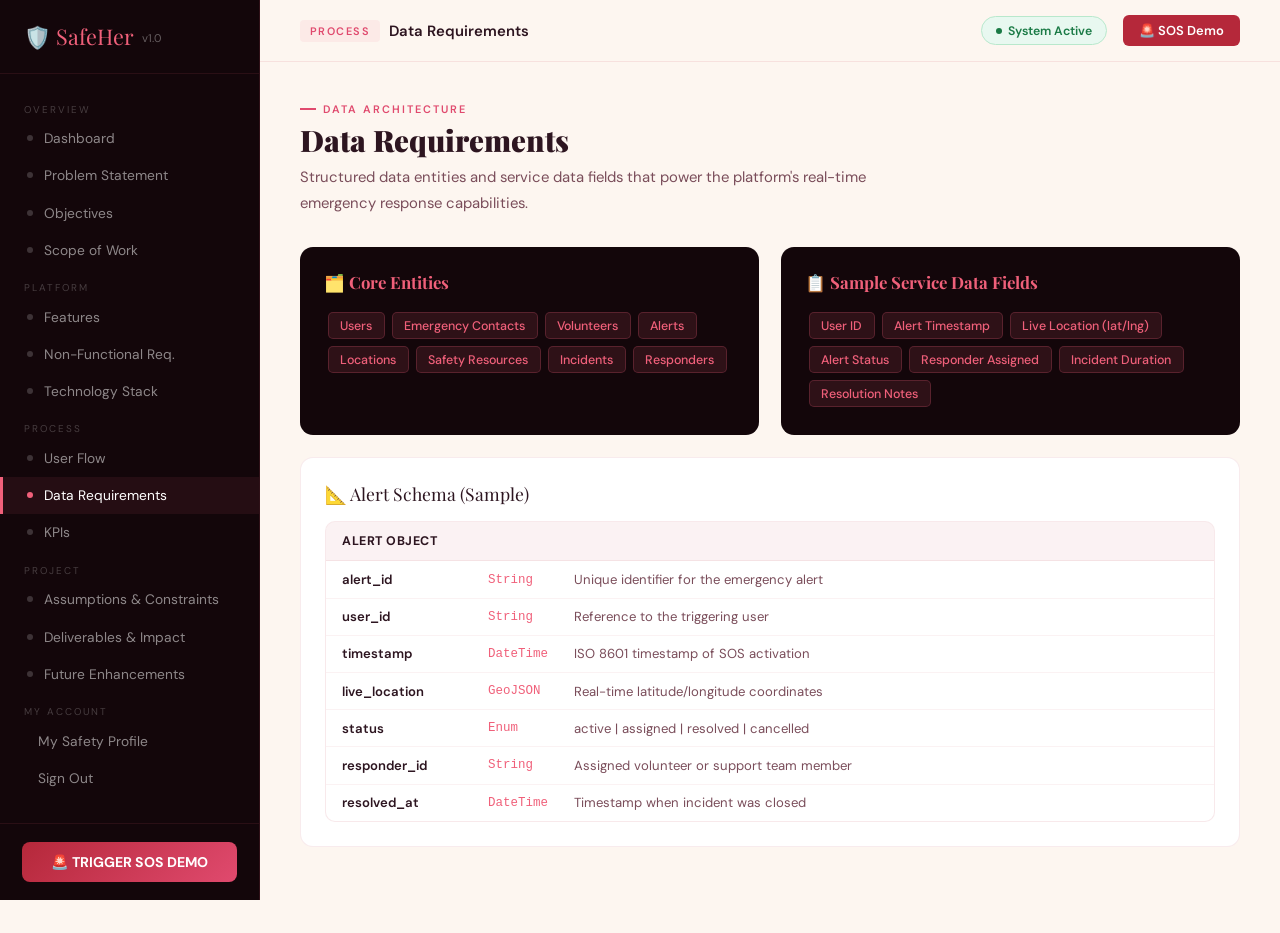
<file: data.html>
<!DOCTYPE html>
<html lang="en">
<head>
<meta charset="UTF-8"><meta name="viewport" content="width=device-width, initial-scale=1.0">
<title>SafeHer — Data Requirements</title>
<link href="https://fonts.googleapis.com/css2?family=Playfair+Display:wght@700;900&family=DM+Sans:wght@300;400;500;600&display=swap" rel="stylesheet">
<style>

:root{--crimson:#b5283a;--rose:#e04a6e;--deep:#13060a;--warm:#fdf6f0;--cream:#fef0ec;--text:#2d1520;--muted:#7a4d5a;--accent:#f0607a;--green:#1a7a45;--sidebar-w:260px;}
*{margin:0;padding:0;box-sizing:border-box;}html{scroll-behavior:smooth;}
body{font-family:'DM Sans',sans-serif;background:var(--warm);color:var(--text);display:flex;min-height:100vh;overflow-x:hidden;}
.sidebar{width:var(--sidebar-w);min-height:100vh;background:var(--deep);position:fixed;top:0;left:0;bottom:0;z-index:200;display:flex;flex-direction:column;border-right:1px solid rgba(240,96,122,.12);}
.sidebar-logo{padding:1.4rem 1.5rem;border-bottom:1px solid rgba(240,96,122,.1);font-family:'Playfair Display',serif;font-size:1.35rem;color:var(--accent);display:flex;align-items:center;gap:.5rem;}
.sidebar-logo small{color:rgba(255,255,255,.35);font-size:.7rem;font-family:'DM Sans',sans-serif;margin-top:4px;}
.sidebar-nav{flex:1;padding:1rem 0;overflow-y:auto;}
.nav-grp{font-size:.62rem;letter-spacing:2px;text-transform:uppercase;color:rgba(255,255,255,.22);padding:.8rem 1.5rem .25rem;}
.sidebar-link{display:flex;align-items:center;gap:.7rem;padding:.6rem 1.5rem;color:rgba(255,255,255,.52);text-decoration:none;font-size:.86rem;transition:all .2s;border-left:3px solid transparent;}
.sidebar-link:hover,.sidebar-link.active{color:#fff;background:rgba(240,96,122,.08);border-left-color:var(--accent);}
.sdot{width:6px;height:6px;border-radius:50%;background:rgba(255,255,255,.18);flex-shrink:0;transition:background .2s;}
.sidebar-link.active .sdot{background:var(--accent);}
.sidebar-bottom{padding:1.1rem 1.4rem;border-top:1px solid rgba(240,96,122,.1);}
.sos-mini{width:100%;padding:.7rem;border-radius:8px;background:linear-gradient(135deg,var(--crimson),var(--rose));border:none;color:#fff;font-weight:700;font-size:.88rem;cursor:pointer;font-family:'DM Sans',sans-serif;display:flex;align-items:center;justify-content:center;gap:.5rem;transition:opacity .2s;}
.sos-mini:hover{opacity:.88;}
.main{margin-left:var(--sidebar-w);flex:1;min-width:0;}
.topbar{height:62px;background:rgba(253,246,240,.95);backdrop-filter:blur(12px);border-bottom:1px solid rgba(181,40,58,.1);position:sticky;top:0;z-index:100;display:flex;align-items:center;justify-content:space-between;padding:0 2.5rem;}
.tb-left{display:flex;align-items:center;gap:.6rem;}
.tb-tag{font-size:.68rem;font-weight:600;letter-spacing:1.5px;text-transform:uppercase;color:var(--rose);background:rgba(240,96,122,.08);padding:.25rem .6rem;border-radius:4px;}
.tb-title{font-size:.93rem;font-weight:600;color:var(--text);}
.tb-right{display:flex;align-items:center;gap:1rem;}
.live-badge{display:flex;align-items:center;gap:.4rem;background:#e8f8f0;color:#1a7a45;font-size:.77rem;font-weight:600;padding:.32rem .85rem;border-radius:100px;border:1px solid #b8e8cc;}
.ldot{width:6px;height:6px;border-radius:50%;background:#1a7a45;animation:blink 2s infinite;}
@keyframes blink{0%,100%{opacity:1;}50%{opacity:.3;}}
.tb-sos{background:var(--crimson);color:#fff;border:none;padding:.42rem 1rem;border-radius:6px;font-size:.81rem;font-weight:600;cursor:pointer;font-family:'DM Sans',sans-serif;transition:background .2s;}
.tb-sos:hover{background:#8b1a2b;}
.pb{padding:2.5rem 2.5rem 4rem;animation:fadeUp .3s ease;}
@keyframes fadeUp{from{opacity:0;transform:translateY(10px);}to{opacity:1;transform:translateY(0);}}
.lbl{font-size:.68rem;font-weight:600;letter-spacing:2px;text-transform:uppercase;color:var(--rose);margin-bottom:.35rem;display:flex;align-items:center;gap:.45rem;}
.lbl::before{content:'';width:16px;height:2px;background:var(--rose);display:inline-block;}
.h2{font-family:'Playfair Display',serif;font-size:1.85rem;font-weight:900;line-height:1.2;color:var(--text);margin-bottom:.45rem;}
.desc{font-size:.93rem;color:var(--muted);line-height:1.75;margin-bottom:1.9rem;max-width:640px;}
.card{background:#fff;border:1px solid rgba(181,40,58,.09);border-radius:13px;padding:1.5rem;margin-bottom:1.4rem;}
.card-hd{font-family:'Playfair Display',serif;font-size:1.1rem;color:var(--text);margin-bottom:1rem;display:flex;align-items:center;justify-content:space-between;flex-wrap:wrap;gap:.5rem;}
.bx{font-family:'DM Sans',sans-serif;font-size:.7rem;font-weight:600;padding:.28rem .7rem;border-radius:100px;}
.bx-red{background:#fce8ec;color:#b5283a;border:1px solid #f0b8c5;}
.bx-green{background:#e8f8f0;color:#1a7a45;border:1px solid #b8e8cc;}
.bx-blue{background:#e8f0fc;color:#1a4ab5;border:1px solid #b8ccf0;}
.bx-amber{background:#faf0e0;color:#8a5c00;border:1px solid #f0d8a0;}
.bx-muted{background:#f5f0f2;color:var(--muted);border:1px solid #e8dde0;}
.g2{display:grid;grid-template-columns:1fr 1fr;gap:1.4rem;}
.g3{display:grid;grid-template-columns:repeat(3,1fr);gap:1.2rem;}
.g4{display:grid;grid-template-columns:repeat(4,1fr);gap:1rem;}
.ga{display:grid;grid-template-columns:repeat(auto-fit,minmax(220px,1fr));gap:1.1rem;}
.sos-overlay{position:fixed;inset:0;z-index:500;background:rgba(0,0,0,.87);display:none;align-items:center;justify-content:center;}
.sos-overlay.open{display:flex;}
.sos-modal{background:var(--deep);border-radius:20px;padding:2.5rem;text-align:center;max-width:420px;width:90%;border:1px solid rgba(240,96,122,.3);}
.smring{position:relative;width:155px;height:155px;margin:0 auto 1.5rem;}
.sr{position:absolute;inset:0;border-radius:50%;border:2px solid rgba(240,96,122,.3);animation:rp 2s infinite;}
.sr:nth-child(2){inset:20px;animation-delay:.3s;}.sr:nth-child(3){inset:40px;animation-delay:.6s;}
@keyframes rp{0%,100%{transform:scale(1);opacity:.4;}50%{transform:scale(1.04);opacity:1;}}
.src{position:absolute;inset:52px;border-radius:50%;background:linear-gradient(135deg,#b5283a,#e04a6e);display:flex;flex-direction:column;align-items:center;justify-content:center;box-shadow:0 0 30px rgba(176,40,58,.7);}
.src strong{font-size:1.25rem;color:#fff;letter-spacing:2px;}
.sos-modal h2{font-family:'Playfair Display',serif;color:#fff;font-size:1.45rem;margin-bottom:.5rem;}
.sos-modal p{color:rgba(255,255,255,.6);font-size:.88rem;line-height:1.7;margin-bottom:1.4rem;}
.scd{font-size:2.5rem;font-weight:700;color:var(--accent);margin-bottom:1.2rem;font-family:'Playfair Display',serif;}
.smsg{font-size:.86rem;font-weight:600;margin-bottom:1.2rem;display:none;}
.smsg-s{color:var(--accent);}.smsg-ok{color:#1a7a45;}
.scbtn{background:transparent;border:1px solid rgba(255,255,255,.2);color:rgba(255,255,255,.7);padding:.58rem 1.4rem;border-radius:8px;cursor:pointer;font-family:'DM Sans',sans-serif;font-size:.86rem;transition:all .2s;}
.scbtn:hover{border-color:rgba(255,255,255,.4);color:#fff;}
.toast{position:fixed;top:78px;right:1.4rem;z-index:600;background:#1a7a45;color:#fff;padding:.72rem 1.2rem;border-radius:10px;font-size:.84rem;font-weight:500;transform:translateX(120%);transition:transform .4s cubic-bezier(.34,1.56,.64,1);}
.toast.show{transform:translateX(0);}
@media(max-width:860px){.sidebar{display:none;}.main{margin-left:0;}.g2,.g3,.g4{grid-template-columns:1fr;}}


.dcard{background:var(--deep);border-radius:13px;padding:1.5rem;margin-bottom:1.4rem;}
.dcard h3{font-family:'Playfair Display',serif;font-size:1.05rem;color:var(--accent);margin-bottom:1rem;}
.tag{display:inline-block;background:rgba(240,96,122,.12);border:1px solid rgba(240,96,122,.22);color:var(--accent);font-size:.78rem;font-weight:500;padding:.28rem .72rem;border-radius:5px;margin:.22rem;}
.schema{background:#fff;border:1px solid rgba(181,40,58,.1);border-radius:10px;overflow:hidden;margin-top:1rem;}
.schema-hd{background:rgba(181,40,58,.06);padding:.7rem 1rem;font-size:.78rem;font-weight:700;color:var(--text);letter-spacing:.5px;text-transform:uppercase;border-bottom:1px solid rgba(181,40,58,.08);}
.schema-row{display:flex;align-items:center;gap:1rem;padding:.6rem 1rem;border-bottom:1px solid rgba(181,40,58,.06);font-size:.82rem;}
.schema-row:last-child{border:none;}
.sf{font-weight:600;color:var(--text);min-width:130px;flex-shrink:0;}
.st{color:var(--accent);font-family:monospace;font-size:.78rem;min-width:70px;}
.sd{color:var(--muted);}

</style>
</head>
<body>
<aside class="sidebar"><div class="sidebar-logo">🛡️ SafeHer <small>v1.0</small></div><nav class="sidebar-nav"><div class="nav-grp">Overview</div><a class="sidebar-link" href="dashboard.html"><span class="sdot"></span>Dashboard</a><a class="sidebar-link" href="problem.html"><span class="sdot"></span>Problem Statement</a><a class="sidebar-link" href="objectives.html"><span class="sdot"></span>Objectives</a><a class="sidebar-link" href="scope.html"><span class="sdot"></span>Scope of Work</a><div class="nav-grp">Platform</div><a class="sidebar-link" href="features.html"><span class="sdot"></span>Features</a><a class="sidebar-link" href="nfr.html"><span class="sdot"></span>Non-Functional Req.</a><a class="sidebar-link" href="tech.html"><span class="sdot"></span>Technology Stack</a><div class="nav-grp">Process</div><a class="sidebar-link" href="flow.html"><span class="sdot"></span>User Flow</a><a class="sidebar-link active" href="data.html"><span class="sdot"></span>Data Requirements</a><a class="sidebar-link" href="kpi.html"><span class="sdot"></span>KPIs</a><div class="nav-grp">Project</div><a class="sidebar-link" href="constraints.html"><span class="sdot"></span>Assumptions & Constraints</a><a class="sidebar-link" href="impact.html"><span class="sdot"></span>Deliverables & Impact</a><a class="sidebar-link" href="future.html"><span class="sdot"></span>Future Enhancements</a> 
  <div class="nav-grp">My Account</div>
      <a class="sidebar-link" href="profile.html"><span class="sd"></span>My Safety Profile</a>
      <a class="sidebar-link" href="index.html"><span class="sd"></span>Sign Out</a>
  </nav><div class="sidebar-bottom"><button class="sos-mini" onclick="openSOS()">🚨 TRIGGER SOS DEMO</button></div></aside>
<main class="main">
  <header class="topbar">
    <div class="tb-left"><span class="tb-tag">Process</span><span class="tb-title">Data Requirements</span></div>
    <div class="tb-right"><div class="live-badge"><span class="ldot"></span>System Active</div><button class="tb-sos" onclick="openSOS()">🚨 SOS Demo</button></div>
  </header>
  <div class="pb">
<div class="lbl">Data Architecture</div>
<div class="h2">Data Requirements</div>
<div class="desc">Structured data entities and service data fields that power the platform's real-time emergency response capabilities.</div>
<div class="g2">
  <div class="dcard"><h3>🗂️ Core Entities</h3>
    <span class="tag">Users</span><span class="tag">Emergency Contacts</span><span class="tag">Volunteers</span><span class="tag">Alerts</span><span class="tag">Locations</span><span class="tag">Safety Resources</span><span class="tag">Incidents</span><span class="tag">Responders</span>
  </div>
  <div class="dcard"><h3>📋 Sample Service Data Fields</h3>
    <span class="tag">User ID</span><span class="tag">Alert Timestamp</span><span class="tag">Live Location (lat/lng)</span><span class="tag">Alert Status</span><span class="tag">Responder Assigned</span><span class="tag">Incident Duration</span><span class="tag">Resolution Notes</span>
  </div>
</div>
<div class="card">
  <div class="card-hd">📐 Alert Schema (Sample)</div>
  <div class="schema">
    <div class="schema-hd">Alert Object</div>
    <div class="schema-row"><span class="sf">alert_id</span><span class="st">String</span><span class="sd">Unique identifier for the emergency alert</span></div>
    <div class="schema-row"><span class="sf">user_id</span><span class="st">String</span><span class="sd">Reference to the triggering user</span></div>
    <div class="schema-row"><span class="sf">timestamp</span><span class="st">DateTime</span><span class="sd">ISO 8601 timestamp of SOS activation</span></div>
    <div class="schema-row"><span class="sf">live_location</span><span class="st">GeoJSON</span><span class="sd">Real-time latitude/longitude coordinates</span></div>
    <div class="schema-row"><span class="sf">status</span><span class="st">Enum</span><span class="sd">active | assigned | resolved | cancelled</span></div>
    <div class="schema-row"><span class="sf">responder_id</span><span class="st">String</span><span class="sd">Assigned volunteer or support team member</span></div>
    <div class="schema-row"><span class="sf">resolved_at</span><span class="st">DateTime</span><span class="sd">Timestamp when incident was closed</span></div>
  </div>
</div>
</div>
</main>

<div class="sos-overlay" id="so">
  <div class="sos-modal">
    <div class="smring"><div class="sr"></div><div class="sr"></div><div class="sr"></div><div class="src"><strong>SOS</strong></div></div>
    <h2>Emergency Alert Sending</h2>
    <p>Your live location is being shared with nearby volunteers and your emergency contacts. Help is on the way.</p>
    <div class="scd" id="sc">5</div>
    <div class="smsg smsg-s" id="ss">📡 Broadcasting alert to 3 nearby volunteers...</div>
    <div class="smsg smsg-ok" id="sok">✅ Alert sent! Priya Rao is responding — 0.4 km away</div>
    <button class="scbtn" id="scb" onclick="closeSOS()">Cancel Alert</button>
  </div>
</div>
<div class="toast" id="tst">✅ Alert successfully cancelled</div>

<script src="script.js"></script>
<script>
var _st=null;
function openSOS(){
  var o=document.getElementById('so');o.classList.add('open');
  var c=5,ce=document.getElementById('sc'),se=document.getElementById('ss'),ste=document.getElementById('sok'),cb=document.getElementById('scb');
  ce.style.display='block';se.style.display='none';ste.style.display='none';cb.textContent='Cancel Alert';ce.textContent=c;
  if(_st)clearInterval(_st);
  _st=setInterval(function(){c--;if(c>0){ce.textContent=c;}else{clearInterval(_st);ce.style.display='none';se.style.display='block';setTimeout(function(){se.style.display='none';ste.style.display='block';cb.textContent='Close';if(typeof recordSOSAlert==='function')recordSOSAlert();},2000);}},1000);
}
function closeSOS(){
  if(_st)clearInterval(_st);
  document.getElementById('so').classList.remove('open');
  var t=document.getElementById('tst');t.classList.add('show');setTimeout(function(){t.classList.remove('show');},3000);
}
</script>
</body></html>
</file>
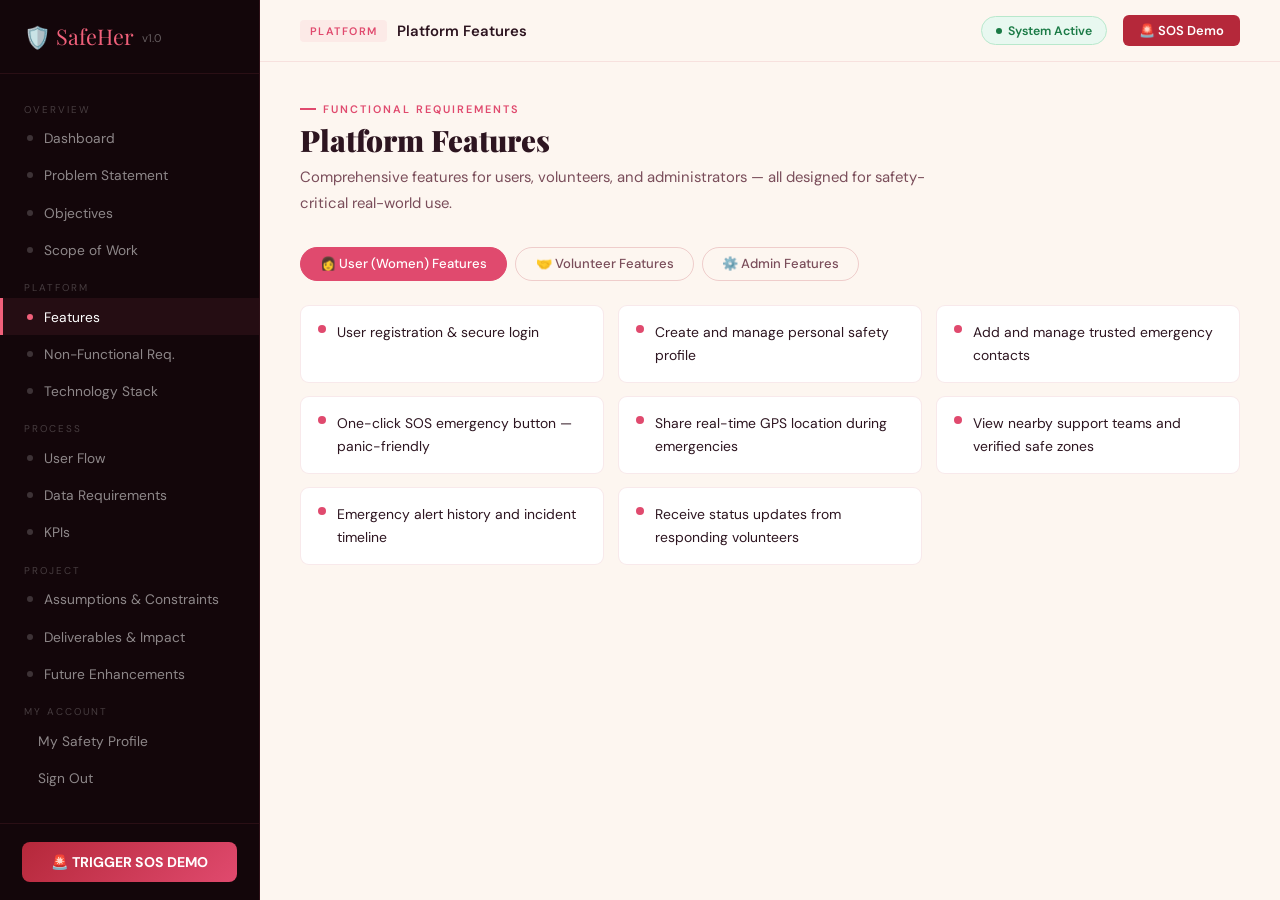
<file: features.html>
<!DOCTYPE html>
<html lang="en">
<head>
<meta charset="UTF-8"><meta name="viewport" content="width=device-width, initial-scale=1.0">
<title>SafeHer — Platform Features</title>
<link href="https://fonts.googleapis.com/css2?family=Playfair+Display:wght@700;900&family=DM+Sans:wght@300;400;500;600&display=swap" rel="stylesheet">
<style>

:root{--crimson:#b5283a;--rose:#e04a6e;--deep:#13060a;--warm:#fdf6f0;--cream:#fef0ec;--text:#2d1520;--muted:#7a4d5a;--accent:#f0607a;--green:#1a7a45;--sidebar-w:260px;}
*{margin:0;padding:0;box-sizing:border-box;}html{scroll-behavior:smooth;}
body{font-family:'DM Sans',sans-serif;background:var(--warm);color:var(--text);display:flex;min-height:100vh;overflow-x:hidden;}
.sidebar{width:var(--sidebar-w);min-height:100vh;background:var(--deep);position:fixed;top:0;left:0;bottom:0;z-index:200;display:flex;flex-direction:column;border-right:1px solid rgba(240,96,122,.12);}
.sidebar-logo{padding:1.4rem 1.5rem;border-bottom:1px solid rgba(240,96,122,.1);font-family:'Playfair Display',serif;font-size:1.35rem;color:var(--accent);display:flex;align-items:center;gap:.5rem;}
.sidebar-logo small{color:rgba(255,255,255,.35);font-size:.7rem;font-family:'DM Sans',sans-serif;margin-top:4px;}
.sidebar-nav{flex:1;padding:1rem 0;overflow-y:auto;}
.nav-grp{font-size:.62rem;letter-spacing:2px;text-transform:uppercase;color:rgba(255,255,255,.22);padding:.8rem 1.5rem .25rem;}
.sidebar-link{display:flex;align-items:center;gap:.7rem;padding:.6rem 1.5rem;color:rgba(255,255,255,.52);text-decoration:none;font-size:.86rem;transition:all .2s;border-left:3px solid transparent;}
.sidebar-link:hover,.sidebar-link.active{color:#fff;background:rgba(240,96,122,.08);border-left-color:var(--accent);}
.sdot{width:6px;height:6px;border-radius:50%;background:rgba(255,255,255,.18);flex-shrink:0;transition:background .2s;}
.sidebar-link.active .sdot{background:var(--accent);}
.sidebar-bottom{padding:1.1rem 1.4rem;border-top:1px solid rgba(240,96,122,.1);}
.sos-mini{width:100%;padding:.7rem;border-radius:8px;background:linear-gradient(135deg,var(--crimson),var(--rose));border:none;color:#fff;font-weight:700;font-size:.88rem;cursor:pointer;font-family:'DM Sans',sans-serif;display:flex;align-items:center;justify-content:center;gap:.5rem;transition:opacity .2s;}
.sos-mini:hover{opacity:.88;}
.main{margin-left:var(--sidebar-w);flex:1;min-width:0;}
.topbar{height:62px;background:rgba(253,246,240,.95);backdrop-filter:blur(12px);border-bottom:1px solid rgba(181,40,58,.1);position:sticky;top:0;z-index:100;display:flex;align-items:center;justify-content:space-between;padding:0 2.5rem;}
.tb-left{display:flex;align-items:center;gap:.6rem;}
.tb-tag{font-size:.68rem;font-weight:600;letter-spacing:1.5px;text-transform:uppercase;color:var(--rose);background:rgba(240,96,122,.08);padding:.25rem .6rem;border-radius:4px;}
.tb-title{font-size:.93rem;font-weight:600;color:var(--text);}
.tb-right{display:flex;align-items:center;gap:1rem;}
.live-badge{display:flex;align-items:center;gap:.4rem;background:#e8f8f0;color:#1a7a45;font-size:.77rem;font-weight:600;padding:.32rem .85rem;border-radius:100px;border:1px solid #b8e8cc;}
.ldot{width:6px;height:6px;border-radius:50%;background:#1a7a45;animation:blink 2s infinite;}
@keyframes blink{0%,100%{opacity:1;}50%{opacity:.3;}}
.tb-sos{background:var(--crimson);color:#fff;border:none;padding:.42rem 1rem;border-radius:6px;font-size:.81rem;font-weight:600;cursor:pointer;font-family:'DM Sans',sans-serif;transition:background .2s;}
.tb-sos:hover{background:#8b1a2b;}
.pb{padding:2.5rem 2.5rem 4rem;animation:fadeUp .3s ease;}
@keyframes fadeUp{from{opacity:0;transform:translateY(10px);}to{opacity:1;transform:translateY(0);}}
.lbl{font-size:.68rem;font-weight:600;letter-spacing:2px;text-transform:uppercase;color:var(--rose);margin-bottom:.35rem;display:flex;align-items:center;gap:.45rem;}
.lbl::before{content:'';width:16px;height:2px;background:var(--rose);display:inline-block;}
.h2{font-family:'Playfair Display',serif;font-size:1.85rem;font-weight:900;line-height:1.2;color:var(--text);margin-bottom:.45rem;}
.desc{font-size:.93rem;color:var(--muted);line-height:1.75;margin-bottom:1.9rem;max-width:640px;}
.card{background:#fff;border:1px solid rgba(181,40,58,.09);border-radius:13px;padding:1.5rem;margin-bottom:1.4rem;}
.card-hd{font-family:'Playfair Display',serif;font-size:1.1rem;color:var(--text);margin-bottom:1rem;display:flex;align-items:center;justify-content:space-between;flex-wrap:wrap;gap:.5rem;}
.bx{font-family:'DM Sans',sans-serif;font-size:.7rem;font-weight:600;padding:.28rem .7rem;border-radius:100px;}
.bx-red{background:#fce8ec;color:#b5283a;border:1px solid #f0b8c5;}
.bx-green{background:#e8f8f0;color:#1a7a45;border:1px solid #b8e8cc;}
.bx-blue{background:#e8f0fc;color:#1a4ab5;border:1px solid #b8ccf0;}
.bx-amber{background:#faf0e0;color:#8a5c00;border:1px solid #f0d8a0;}
.bx-muted{background:#f5f0f2;color:var(--muted);border:1px solid #e8dde0;}
.g2{display:grid;grid-template-columns:1fr 1fr;gap:1.4rem;}
.g3{display:grid;grid-template-columns:repeat(3,1fr);gap:1.2rem;}
.g4{display:grid;grid-template-columns:repeat(4,1fr);gap:1rem;}
.ga{display:grid;grid-template-columns:repeat(auto-fit,minmax(220px,1fr));gap:1.1rem;}
.sos-overlay{position:fixed;inset:0;z-index:500;background:rgba(0,0,0,.87);display:none;align-items:center;justify-content:center;}
.sos-overlay.open{display:flex;}
.sos-modal{background:var(--deep);border-radius:20px;padding:2.5rem;text-align:center;max-width:420px;width:90%;border:1px solid rgba(240,96,122,.3);}
.smring{position:relative;width:155px;height:155px;margin:0 auto 1.5rem;}
.sr{position:absolute;inset:0;border-radius:50%;border:2px solid rgba(240,96,122,.3);animation:rp 2s infinite;}
.sr:nth-child(2){inset:20px;animation-delay:.3s;}.sr:nth-child(3){inset:40px;animation-delay:.6s;}
@keyframes rp{0%,100%{transform:scale(1);opacity:.4;}50%{transform:scale(1.04);opacity:1;}}
.src{position:absolute;inset:52px;border-radius:50%;background:linear-gradient(135deg,#b5283a,#e04a6e);display:flex;flex-direction:column;align-items:center;justify-content:center;box-shadow:0 0 30px rgba(176,40,58,.7);}
.src strong{font-size:1.25rem;color:#fff;letter-spacing:2px;}
.sos-modal h2{font-family:'Playfair Display',serif;color:#fff;font-size:1.45rem;margin-bottom:.5rem;}
.sos-modal p{color:rgba(255,255,255,.6);font-size:.88rem;line-height:1.7;margin-bottom:1.4rem;}
.scd{font-size:2.5rem;font-weight:700;color:var(--accent);margin-bottom:1.2rem;font-family:'Playfair Display',serif;}
.smsg{font-size:.86rem;font-weight:600;margin-bottom:1.2rem;display:none;}
.smsg-s{color:var(--accent);}.smsg-ok{color:#1a7a45;}
.scbtn{background:transparent;border:1px solid rgba(255,255,255,.2);color:rgba(255,255,255,.7);padding:.58rem 1.4rem;border-radius:8px;cursor:pointer;font-family:'DM Sans',sans-serif;font-size:.86rem;transition:all .2s;}
.scbtn:hover{border-color:rgba(255,255,255,.4);color:#fff;}
.toast{position:fixed;top:78px;right:1.4rem;z-index:600;background:#1a7a45;color:#fff;padding:.72rem 1.2rem;border-radius:10px;font-size:.84rem;font-weight:500;transform:translateX(120%);transition:transform .4s cubic-bezier(.34,1.56,.64,1);}
.toast.show{transform:translateX(0);}
@media(max-width:860px){.sidebar{display:none;}.main{margin-left:0;}.g2,.g3,.g4{grid-template-columns:1fr;}}


.ftabs{display:flex;gap:.5rem;margin-bottom:1.5rem;flex-wrap:wrap;}
.ftab{padding:.48rem 1.2rem;border-radius:100px;border:1px solid rgba(181,40,58,.2);background:transparent;color:var(--muted);font-size:.82rem;font-weight:500;cursor:pointer;font-family:'DM Sans',sans-serif;transition:all .2s;}
.ftab.active{background:var(--rose);border-color:var(--rose);color:#fff;}
.ftab:hover:not(.active){border-color:var(--rose);color:var(--rose);}
.fpanel{display:none;}
.fpanel.active{display:grid;grid-template-columns:repeat(auto-fit,minmax(240px,1fr));gap:.85rem;}
.fi{display:flex;align-items:flex-start;gap:.72rem;padding:.95rem 1.05rem;border:1px solid rgba(181,40,58,.1);border-radius:9px;background:#fff;transition:border-color .2s,background .2s;text-decoration: none;}
.fi:hover{border-color:var(--rose);background:#fef5f7;}
.fdot{width:8px;height:8px;border-radius:50%;background:var(--rose);margin-top:4px;flex-shrink:0;}
.fi p{font-size:.87rem;color:var(--text);line-height:1.62;}

</style>
</head>
<body>
<aside class="sidebar"><div class="sidebar-logo">🛡️ SafeHer <small>v1.0</small></div><nav class="sidebar-nav"><div class="nav-grp">Overview</div><a class="sidebar-link" href="dashboard.html"><span class="sdot"></span>Dashboard</a><a class="sidebar-link" href="problem.html"><span class="sdot"></span>Problem Statement</a><a class="sidebar-link" href="objectives.html"><span class="sdot"></span>Objectives</a><a class="sidebar-link" href="scope.html"><span class="sdot"></span>Scope of Work</a><div class="nav-grp">Platform</div><a class="sidebar-link active" href="features.html"><span class="sdot"></span>Features</a><a class="sidebar-link" href="nfr.html"><span class="sdot"></span>Non-Functional Req.</a><a class="sidebar-link" href="tech.html"><span class="sdot"></span>Technology Stack</a><div class="nav-grp">Process</div><a class="sidebar-link" href="flow.html"><span class="sdot"></span>User Flow</a><a class="sidebar-link" href="data.html"><span class="sdot"></span>Data Requirements</a><a class="sidebar-link" href="kpi.html"><span class="sdot"></span>KPIs</a><div class="nav-grp">Project</div><a class="sidebar-link" href="constraints.html"><span class="sdot"></span>Assumptions & Constraints</a><a class="sidebar-link" href="impact.html"><span class="sdot"></span>Deliverables & Impact</a><a class="sidebar-link" href="future.html"><span class="sdot"></span>Future Enhancements</a>    
   <div class="nav-grp">My Account</div>
      <a class="sidebar-link" href="profile.html"><span class="sd"></span>My Safety Profile</a>
      <a class="sidebar-link" href="index.html"><span class="sd"></span>Sign Out</a>
  </nav><div class="sidebar-bottom"><button class="sos-mini" onclick="openSOS()">🚨 TRIGGER SOS DEMO</button></div></aside>
<main class="main">
  <header class="topbar">
    <div class="tb-left"><span class="tb-tag">Platform</span><span class="tb-title">Platform Features</span></div>
    <div class="tb-right"><div class="live-badge"><span class="ldot"></span>System Active</div><button class="tb-sos" onclick="openSOS()">🚨 SOS Demo</button></div>
  </header>
  <div class="pb">
<div class="lbl">Functional Requirements</div>
<div class="h2">Platform Features</div>
<div class="desc">Comprehensive features for users, volunteers, and administrators — all designed for safety-critical real-world use.</div>
<div class="ftabs">
  <button class="ftab active" onclick="showFeat('u',this)">👩 User (Women) Features</button>
  <button class="ftab" onclick="showFeat('v',this)">🤝 Volunteer Features</button>
  <button class="ftab" onclick="showFeat('a',this)">⚙️ Admin Features</button>
</div>
<div class="fpanel active" id="fp-u">
  <a class="fi" href="profile.html"><div class="fdot"></div><p>User registration &amp; secure login</p></a>
  <div class="fi"><div class="fdot"></div><p>Create and manage personal safety profile</p></div>
  <div class="fi"><div class="fdot"></div><p>Add and manage trusted emergency contacts</p></div>
  <div class="fi" role="button" tabindex="0" onclick="openSOS()" onkeydown="if(event.key==='Enter'||event.key===' '){event.preventDefault();openSOS();}"><div class="fdot"></div><p>One-click SOS emergency button — panic-friendly</p></div>
  <div class="fi"><div class="fdot"></div><p>Share real-time GPS location during emergencies</p></div>
  <div class="fi"><div class="fdot"></div><p>View nearby support teams and verified safe zones</p></div>
  <div class="fi"><div class="fdot"></div><p>Emergency alert history and incident timeline</p></div>
  <div class="fi"><div class="fdot"></div><p>Receive status updates from responding volunteers</p></div>
</div>
<div class="fpanel" id="fp-v">
  <div class="fi"><div class="fdot"></div><p>Volunteer registration with identity verification</p></div>
  <div class="fi"><div class="fdot"></div><p>Receive real-time nearby emergency alert notifications</p></div>
  <div class="fi"><div class="fdot"></div><p>Accept or decline assistance requests with one tap</p></div>
  <div class="fi"><div class="fdot"></div><p>View user live location and full incident details</p></div>
  <div class="fi"><div class="fdot"></div><p>Update and broadcast response status in real-time</p></div>
  <div class="fi"><div class="fdot"></div><p>Navigation assistance to reach the user location</p></div>
</div>
<div class="fpanel" id="fp-a">
  <div class="fi"><div class="fdot"></div><p>Manage users, volunteers, and support teams</p></div>
  <div class="fi"><div class="fdot"></div><p>Monitor emergency alerts for coordination (read-only)</p></div>
  <div class="fi"><div class="fdot"></div><p>Verify and approve volunteer and responder profiles</p></div>
  <div class="fi"><div class="fdot"></div><p>Define and manage safe zones and resource locations</p></div>
  <div class="fi"><div class="fdot"></div><p>Generate incident and platform performance reports</p></div>
  <div class="fi"><div class="fdot"></div><p>Configure alert radius and escalation rules</p></div>
</div>
</div>
</main>

<div class="sos-overlay" id="so">
  <div class="sos-modal">
    <div class="smring"><div class="sr"></div><div class="sr"></div><div class="sr"></div><div class="src"><strong>SOS</strong></div></div>
    <h2>Emergency Alert Sending</h2>
    <p>Your live location is being shared with nearby volunteers and your emergency contacts. Help is on the way.</p>
    <div class="scd" id="sc">5</div>
    <div class="smsg smsg-s" id="ss">📡 Broadcasting alert to 3 nearby volunteers...</div>
    <div class="smsg smsg-ok" id="sok">✅ Alert sent! Priya Rao is responding — 0.4 km away</div>
    <button class="scbtn" id="scb" onclick="closeSOS()">Cancel Alert</button>
  </div>
</div>
<div class="toast" id="tst">✅ Alert successfully cancelled</div>

<script src="script.js"></script>
<script>
var _st=null;
function openSOS(){
  var o=document.getElementById('so');o.classList.add('open');
  var c=5,ce=document.getElementById('sc'),se=document.getElementById('ss'),ste=document.getElementById('sok'),cb=document.getElementById('scb');
  ce.style.display='block';se.style.display='none';ste.style.display='none';cb.textContent='Cancel Alert';ce.textContent=c;
  if(_st)clearInterval(_st);
  _st=setInterval(function(){c--;if(c>0){ce.textContent=c;}else{clearInterval(_st);ce.style.display='none';se.style.display='block';setTimeout(function(){se.style.display='none';ste.style.display='block';cb.textContent='Close';if(typeof recordSOSAlert==='function')recordSOSAlert();},2000);}},1000);
}
function closeSOS(){
  if(_st)clearInterval(_st);
  document.getElementById('so').classList.remove('open');
  var t=document.getElementById('tst');t.classList.add('show');setTimeout(function(){t.classList.remove('show');},3000);
}

function showFeat(id,btn){
  document.querySelectorAll('.fpanel').forEach(function(p){p.classList.remove('active');});
  document.querySelectorAll('.ftab').forEach(function(b){b.classList.remove('active');});
  document.getElementById('fp-'+id).classList.add('active');
  btn.classList.add('active');
}
</script>
</body></html>
</file>
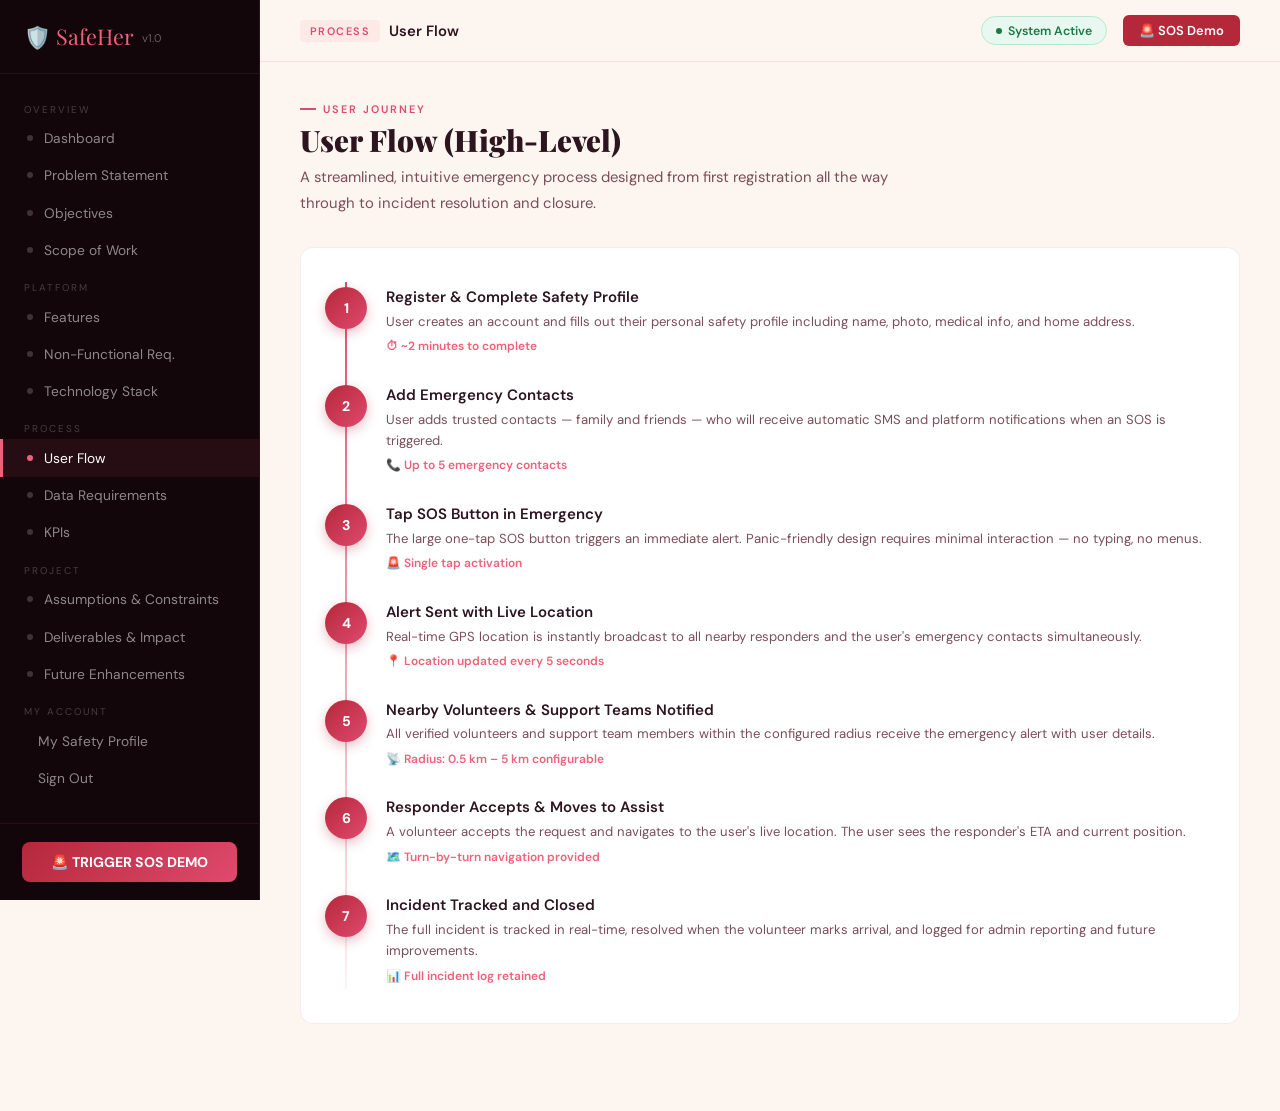
<file: flow.html>
<!DOCTYPE html>
<html lang="en">
<head>
<meta charset="UTF-8"><meta name="viewport" content="width=device-width, initial-scale=1.0">
<title>SafeHer — User Flow</title>
<link href="https://fonts.googleapis.com/css2?family=Playfair+Display:wght@700;900&family=DM+Sans:wght@300;400;500;600&display=swap" rel="stylesheet">
<style>

:root{--crimson:#b5283a;--rose:#e04a6e;--deep:#13060a;--warm:#fdf6f0;--cream:#fef0ec;--text:#2d1520;--muted:#7a4d5a;--accent:#f0607a;--green:#1a7a45;--sidebar-w:260px;}
*{margin:0;padding:0;box-sizing:border-box;}html{scroll-behavior:smooth;}
body{font-family:'DM Sans',sans-serif;background:var(--warm);color:var(--text);display:flex;min-height:100vh;overflow-x:hidden;}
.sidebar{width:var(--sidebar-w);min-height:100vh;background:var(--deep);position:fixed;top:0;left:0;bottom:0;z-index:200;display:flex;flex-direction:column;border-right:1px solid rgba(240,96,122,.12);}
.sidebar-logo{padding:1.4rem 1.5rem;border-bottom:1px solid rgba(240,96,122,.1);font-family:'Playfair Display',serif;font-size:1.35rem;color:var(--accent);display:flex;align-items:center;gap:.5rem;}
.sidebar-logo small{color:rgba(255,255,255,.35);font-size:.7rem;font-family:'DM Sans',sans-serif;margin-top:4px;}
.sidebar-nav{flex:1;padding:1rem 0;overflow-y:auto;}
.nav-grp{font-size:.62rem;letter-spacing:2px;text-transform:uppercase;color:rgba(255,255,255,.22);padding:.8rem 1.5rem .25rem;}
.sidebar-link{display:flex;align-items:center;gap:.7rem;padding:.6rem 1.5rem;color:rgba(255,255,255,.52);text-decoration:none;font-size:.86rem;transition:all .2s;border-left:3px solid transparent;}
.sidebar-link:hover,.sidebar-link.active{color:#fff;background:rgba(240,96,122,.08);border-left-color:var(--accent);}
.sdot{width:6px;height:6px;border-radius:50%;background:rgba(255,255,255,.18);flex-shrink:0;transition:background .2s;}
.sidebar-link.active .sdot{background:var(--accent);}
.sidebar-bottom{padding:1.1rem 1.4rem;border-top:1px solid rgba(240,96,122,.1);}
.sos-mini{width:100%;padding:.7rem;border-radius:8px;background:linear-gradient(135deg,var(--crimson),var(--rose));border:none;color:#fff;font-weight:700;font-size:.88rem;cursor:pointer;font-family:'DM Sans',sans-serif;display:flex;align-items:center;justify-content:center;gap:.5rem;transition:opacity .2s;}
.sos-mini:hover{opacity:.88;}
.main{margin-left:var(--sidebar-w);flex:1;min-width:0;}
.topbar{height:62px;background:rgba(253,246,240,.95);backdrop-filter:blur(12px);border-bottom:1px solid rgba(181,40,58,.1);position:sticky;top:0;z-index:100;display:flex;align-items:center;justify-content:space-between;padding:0 2.5rem;}
.tb-left{display:flex;align-items:center;gap:.6rem;}
.tb-tag{font-size:.68rem;font-weight:600;letter-spacing:1.5px;text-transform:uppercase;color:var(--rose);background:rgba(240,96,122,.08);padding:.25rem .6rem;border-radius:4px;}
.tb-title{font-size:.93rem;font-weight:600;color:var(--text);}
.tb-right{display:flex;align-items:center;gap:1rem;}
.live-badge{display:flex;align-items:center;gap:.4rem;background:#e8f8f0;color:#1a7a45;font-size:.77rem;font-weight:600;padding:.32rem .85rem;border-radius:100px;border:1px solid #b8e8cc;}
.ldot{width:6px;height:6px;border-radius:50%;background:#1a7a45;animation:blink 2s infinite;}
@keyframes blink{0%,100%{opacity:1;}50%{opacity:.3;}}
.tb-sos{background:var(--crimson);color:#fff;border:none;padding:.42rem 1rem;border-radius:6px;font-size:.81rem;font-weight:600;cursor:pointer;font-family:'DM Sans',sans-serif;transition:background .2s;}
.tb-sos:hover{background:#8b1a2b;}
.pb{padding:2.5rem 2.5rem 4rem;animation:fadeUp .3s ease;}
@keyframes fadeUp{from{opacity:0;transform:translateY(10px);}to{opacity:1;transform:translateY(0);}}
.lbl{font-size:.68rem;font-weight:600;letter-spacing:2px;text-transform:uppercase;color:var(--rose);margin-bottom:.35rem;display:flex;align-items:center;gap:.45rem;}
.lbl::before{content:'';width:16px;height:2px;background:var(--rose);display:inline-block;}
.h2{font-family:'Playfair Display',serif;font-size:1.85rem;font-weight:900;line-height:1.2;color:var(--text);margin-bottom:.45rem;}
.desc{font-size:.93rem;color:var(--muted);line-height:1.75;margin-bottom:1.9rem;max-width:640px;}
.card{background:#fff;border:1px solid rgba(181,40,58,.09);border-radius:13px;padding:1.5rem;margin-bottom:1.4rem;}
.card-hd{font-family:'Playfair Display',serif;font-size:1.1rem;color:var(--text);margin-bottom:1rem;display:flex;align-items:center;justify-content:space-between;flex-wrap:wrap;gap:.5rem;}
.bx{font-family:'DM Sans',sans-serif;font-size:.7rem;font-weight:600;padding:.28rem .7rem;border-radius:100px;}
.bx-red{background:#fce8ec;color:#b5283a;border:1px solid #f0b8c5;}
.bx-green{background:#e8f8f0;color:#1a7a45;border:1px solid #b8e8cc;}
.bx-blue{background:#e8f0fc;color:#1a4ab5;border:1px solid #b8ccf0;}
.bx-amber{background:#faf0e0;color:#8a5c00;border:1px solid #f0d8a0;}
.bx-muted{background:#f5f0f2;color:var(--muted);border:1px solid #e8dde0;}
.g2{display:grid;grid-template-columns:1fr 1fr;gap:1.4rem;}
.g3{display:grid;grid-template-columns:repeat(3,1fr);gap:1.2rem;}
.g4{display:grid;grid-template-columns:repeat(4,1fr);gap:1rem;}
.ga{display:grid;grid-template-columns:repeat(auto-fit,minmax(220px,1fr));gap:1.1rem;}
.sos-overlay{position:fixed;inset:0;z-index:500;background:rgba(0,0,0,.87);display:none;align-items:center;justify-content:center;}
.sos-overlay.open{display:flex;}
.sos-modal{background:var(--deep);border-radius:20px;padding:2.5rem;text-align:center;max-width:420px;width:90%;border:1px solid rgba(240,96,122,.3);}
.smring{position:relative;width:155px;height:155px;margin:0 auto 1.5rem;}
.sr{position:absolute;inset:0;border-radius:50%;border:2px solid rgba(240,96,122,.3);animation:rp 2s infinite;}
.sr:nth-child(2){inset:20px;animation-delay:.3s;}.sr:nth-child(3){inset:40px;animation-delay:.6s;}
@keyframes rp{0%,100%{transform:scale(1);opacity:.4;}50%{transform:scale(1.04);opacity:1;}}
.src{position:absolute;inset:52px;border-radius:50%;background:linear-gradient(135deg,#b5283a,#e04a6e);display:flex;flex-direction:column;align-items:center;justify-content:center;box-shadow:0 0 30px rgba(176,40,58,.7);}
.src strong{font-size:1.25rem;color:#fff;letter-spacing:2px;}
.sos-modal h2{font-family:'Playfair Display',serif;color:#fff;font-size:1.45rem;margin-bottom:.5rem;}
.sos-modal p{color:rgba(255,255,255,.6);font-size:.88rem;line-height:1.7;margin-bottom:1.4rem;}
.scd{font-size:2.5rem;font-weight:700;color:var(--accent);margin-bottom:1.2rem;font-family:'Playfair Display',serif;}
.smsg{font-size:.86rem;font-weight:600;margin-bottom:1.2rem;display:none;}
.smsg-s{color:var(--accent);}.smsg-ok{color:#1a7a45;}
.scbtn{background:transparent;border:1px solid rgba(255,255,255,.2);color:rgba(255,255,255,.7);padding:.58rem 1.4rem;border-radius:8px;cursor:pointer;font-family:'DM Sans',sans-serif;font-size:.86rem;transition:all .2s;}
.scbtn:hover{border-color:rgba(255,255,255,.4);color:#fff;}
.toast{position:fixed;top:78px;right:1.4rem;z-index:600;background:#1a7a45;color:#fff;padding:.72rem 1.2rem;border-radius:10px;font-size:.84rem;font-weight:500;transform:translateX(120%);transition:transform .4s cubic-bezier(.34,1.56,.64,1);}
.toast.show{transform:translateX(0);}
@media(max-width:860px){.sidebar{display:none;}.main{margin-left:0;}.g2,.g3,.g4{grid-template-columns:1fr;}}


.flow-wrap{position:relative;}
.flow-wrap::before{content:'';position:absolute;left:20px;top:10px;bottom:10px;width:2px;background:linear-gradient(to bottom,var(--rose),rgba(240,96,122,.08));}
.fstep{display:flex;gap:1.2rem;padding:.95rem 0;align-items:flex-start;position:relative;}
.fnum{width:42px;height:42px;border-radius:50%;flex-shrink:0;background:linear-gradient(135deg,var(--crimson),var(--rose));color:#fff;font-weight:700;font-size:.88rem;display:flex;align-items:center;justify-content:center;box-shadow:0 4px 12px rgba(181,40,58,.3);position:relative;z-index:1;}
.fbody h4{font-weight:600;color:var(--text);font-size:.94rem;margin-bottom:.24rem;}
.fbody p{font-size:.82rem;color:var(--muted);line-height:1.62;}
.fbody .fmeta{margin-top:.4rem;font-size:.75rem;color:var(--accent);font-weight:600;}

</style>
</head>
<body>
<aside class="sidebar"><div class="sidebar-logo">🛡️ SafeHer <small>v1.0</small></div><nav class="sidebar-nav"><div class="nav-grp">Overview</div><a class="sidebar-link" href="dashboard.html"><span class="sdot"></span>Dashboard</a><a class="sidebar-link" href="problem.html"><span class="sdot"></span>Problem Statement</a><a class="sidebar-link" href="objectives.html"><span class="sdot"></span>Objectives</a><a class="sidebar-link" href="scope.html"><span class="sdot"></span>Scope of Work</a><div class="nav-grp">Platform</div><a class="sidebar-link" href="features.html"><span class="sdot"></span>Features</a><a class="sidebar-link" href="nfr.html"><span class="sdot"></span>Non-Functional Req.</a><a class="sidebar-link" href="tech.html"><span class="sdot"></span>Technology Stack</a><div class="nav-grp">Process</div><a class="sidebar-link active" href="flow.html"><span class="sdot"></span>User Flow</a><a class="sidebar-link" href="data.html"><span class="sdot"></span>Data Requirements</a><a class="sidebar-link" href="kpi.html"><span class="sdot"></span>KPIs</a><div class="nav-grp">Project</div><a class="sidebar-link" href="constraints.html"><span class="sdot"></span>Assumptions & Constraints</a><a class="sidebar-link" href="impact.html"><span class="sdot"></span>Deliverables & Impact</a><a class="sidebar-link" href="future.html"><span class="sdot"></span>Future Enhancements</a>     <div class="nav-grp">My Account</div>
      <a class="sidebar-link" href="profile.html"><span class="sd"></span>My Safety Profile</a>
      <a class="sidebar-link" href="index.html"><span class="sd"></span>Sign Out</a>
  </nav><div class="sidebar-bottom"><button class="sos-mini" onclick="openSOS()">🚨 TRIGGER SOS DEMO</button></div></aside>
<main class="main">
  <header class="topbar">
    <div class="tb-left"><span class="tb-tag">Process</span><span class="tb-title">User Flow</span></div>
    <div class="tb-right"><div class="live-badge"><span class="ldot"></span>System Active</div><button class="tb-sos" onclick="openSOS()">🚨 SOS Demo</button></div>
  </header>
  <div class="pb">
<div class="lbl">User Journey</div>
<div class="h2">User Flow (High-Level)</div>
<div class="desc">A streamlined, intuitive emergency process designed from first registration all the way through to incident resolution and closure.</div>
<div class="card">
  <div class="flow-wrap">
    <div class="fstep"><div class="fnum">1</div><div class="fbody"><h4>Register &amp; Complete Safety Profile</h4><p>User creates an account and fills out their personal safety profile including name, photo, medical info, and home address.</p><div class="fmeta">⏱ ~2 minutes to complete</div></div></div>
    <div class="fstep"><div class="fnum">2</div><div class="fbody"><h4>Add Emergency Contacts</h4><p>User adds trusted contacts — family and friends — who will receive automatic SMS and platform notifications when an SOS is triggered.</p><div class="fmeta">📞 Up to 5 emergency contacts</div></div></div>
    <div class="fstep"><div class="fnum">3</div><div class="fbody"><h4>Tap SOS Button in Emergency</h4><p>The large one-tap SOS button triggers an immediate alert. Panic-friendly design requires minimal interaction — no typing, no menus.</p><div class="fmeta">🚨 Single tap activation</div></div></div>
    <div class="fstep"><div class="fnum">4</div><div class="fbody"><h4>Alert Sent with Live Location</h4><p>Real-time GPS location is instantly broadcast to all nearby responders and the user's emergency contacts simultaneously.</p><div class="fmeta">📍 Location updated every 5 seconds</div></div></div>
    <div class="fstep"><div class="fnum">5</div><div class="fbody"><h4>Nearby Volunteers &amp; Support Teams Notified</h4><p>All verified volunteers and support team members within the configured radius receive the emergency alert with user details.</p><div class="fmeta">📡 Radius: 0.5 km – 5 km configurable</div></div></div>
    <div class="fstep"><div class="fnum">6</div><div class="fbody"><h4>Responder Accepts &amp; Moves to Assist</h4><p>A volunteer accepts the request and navigates to the user's live location. The user sees the responder's ETA and current position.</p><div class="fmeta">🗺️ Turn-by-turn navigation provided</div></div></div>
    <div class="fstep"><div class="fnum">7</div><div class="fbody"><h4>Incident Tracked and Closed</h4><p>The full incident is tracked in real-time, resolved when the volunteer marks arrival, and logged for admin reporting and future improvements.</p><div class="fmeta">📊 Full incident log retained</div></div></div>
  </div>
</div>
</div>
</main>

<div class="sos-overlay" id="so">
  <div class="sos-modal">
    <div class="smring"><div class="sr"></div><div class="sr"></div><div class="sr"></div><div class="src"><strong>SOS</strong></div></div>
    <h2>Emergency Alert Sending</h2>
    <p>Your live location is being shared with nearby volunteers and your emergency contacts. Help is on the way.</p>
    <div class="scd" id="sc">5</div>
    <div class="smsg smsg-s" id="ss">📡 Broadcasting alert to 3 nearby volunteers...</div>
    <div class="smsg smsg-ok" id="sok">✅ Alert sent! Priya Rao is responding — 0.4 km away</div>
    <button class="scbtn" id="scb" onclick="closeSOS()">Cancel Alert</button>
  </div>
</div>
<div class="toast" id="tst">✅ Alert successfully cancelled</div>

<script src="script.js"></script>
<script>
var _st=null;
function openSOS(){
  var o=document.getElementById('so');o.classList.add('open');
  var c=5,ce=document.getElementById('sc'),se=document.getElementById('ss'),ste=document.getElementById('sok'),cb=document.getElementById('scb');
  ce.style.display='block';se.style.display='none';ste.style.display='none';cb.textContent='Cancel Alert';ce.textContent=c;
  if(_st)clearInterval(_st);
  _st=setInterval(function(){c--;if(c>0){ce.textContent=c;}else{clearInterval(_st);ce.style.display='none';se.style.display='block';setTimeout(function(){se.style.display='none';ste.style.display='block';cb.textContent='Close';if(typeof recordSOSAlert==='function')recordSOSAlert();},2000);}},1000);
}
function closeSOS(){
  if(_st)clearInterval(_st);
  document.getElementById('so').classList.remove('open');
  var t=document.getElementById('tst');t.classList.add('show');setTimeout(function(){t.classList.remove('show');},3000);
}
</script>
</body></html>
</file>
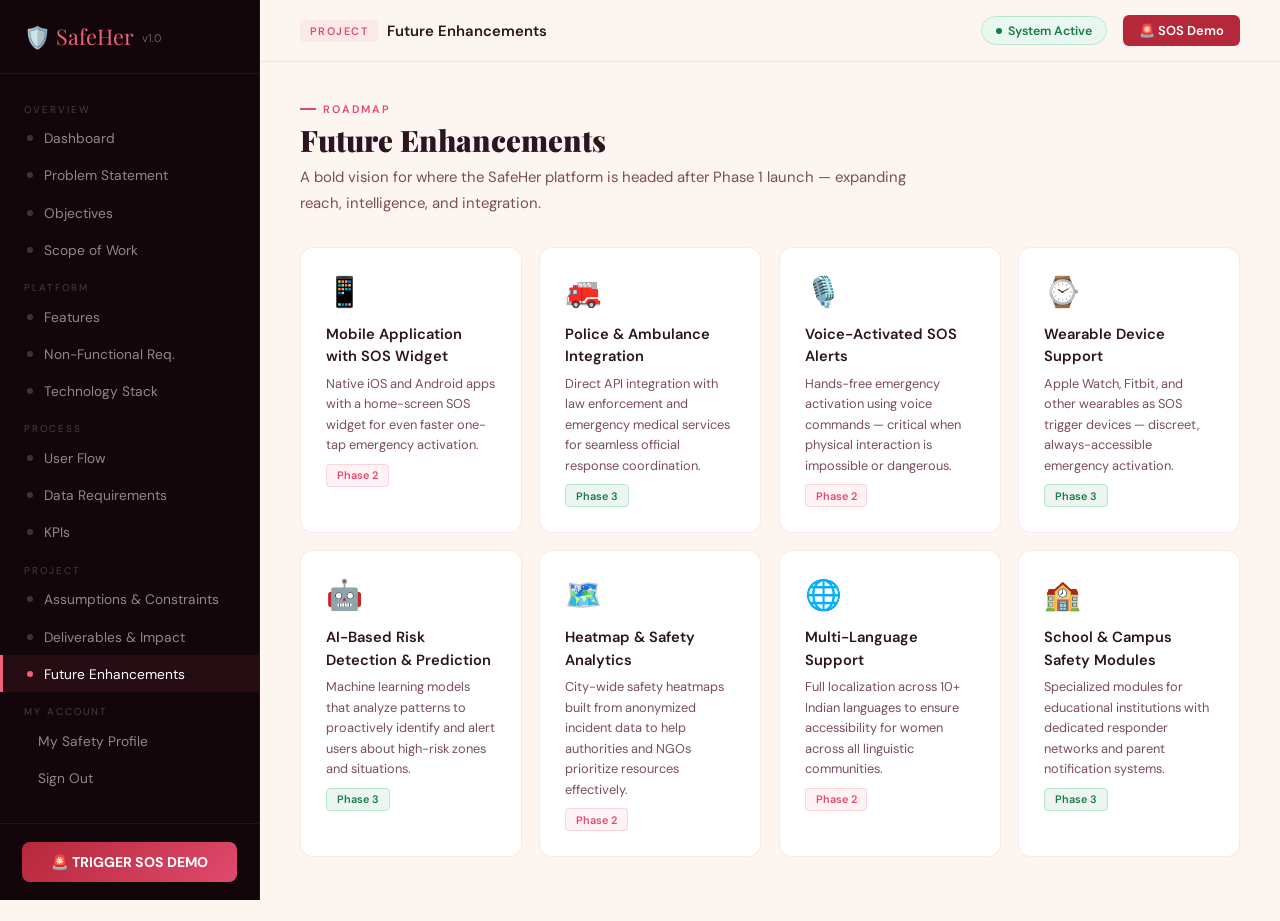
<file: future.html>
<!DOCTYPE html>
<html lang="en">
<head>
<meta charset="UTF-8"><meta name="viewport" content="width=device-width, initial-scale=1.0">
<title>SafeHer — Future Enhancements</title>
<link href="https://fonts.googleapis.com/css2?family=Playfair+Display:wght@700;900&family=DM+Sans:wght@300;400;500;600&display=swap" rel="stylesheet">
<style>

:root{--crimson:#b5283a;--rose:#e04a6e;--deep:#13060a;--warm:#fdf6f0;--cream:#fef0ec;--text:#2d1520;--muted:#7a4d5a;--accent:#f0607a;--green:#1a7a45;--sidebar-w:260px;}
*{margin:0;padding:0;box-sizing:border-box;}html{scroll-behavior:smooth;}
body{font-family:'DM Sans',sans-serif;background:var(--warm);color:var(--text);display:flex;min-height:100vh;overflow-x:hidden;}
.sidebar{width:var(--sidebar-w);min-height:100vh;background:var(--deep);position:fixed;top:0;left:0;bottom:0;z-index:200;display:flex;flex-direction:column;border-right:1px solid rgba(240,96,122,.12);}
.sidebar-logo{padding:1.4rem 1.5rem;border-bottom:1px solid rgba(240,96,122,.1);font-family:'Playfair Display',serif;font-size:1.35rem;color:var(--accent);display:flex;align-items:center;gap:.5rem;}
.sidebar-logo small{color:rgba(255,255,255,.35);font-size:.7rem;font-family:'DM Sans',sans-serif;margin-top:4px;}
.sidebar-nav{flex:1;padding:1rem 0;overflow-y:auto;}
.nav-grp{font-size:.62rem;letter-spacing:2px;text-transform:uppercase;color:rgba(255,255,255,.22);padding:.8rem 1.5rem .25rem;}
.sidebar-link{display:flex;align-items:center;gap:.7rem;padding:.6rem 1.5rem;color:rgba(255,255,255,.52);text-decoration:none;font-size:.86rem;transition:all .2s;border-left:3px solid transparent;}
.sidebar-link:hover,.sidebar-link.active{color:#fff;background:rgba(240,96,122,.08);border-left-color:var(--accent);}
.sdot{width:6px;height:6px;border-radius:50%;background:rgba(255,255,255,.18);flex-shrink:0;transition:background .2s;}
.sidebar-link.active .sdot{background:var(--accent);}
.sidebar-bottom{padding:1.1rem 1.4rem;border-top:1px solid rgba(240,96,122,.1);}
.sos-mini{width:100%;padding:.7rem;border-radius:8px;background:linear-gradient(135deg,var(--crimson),var(--rose));border:none;color:#fff;font-weight:700;font-size:.88rem;cursor:pointer;font-family:'DM Sans',sans-serif;display:flex;align-items:center;justify-content:center;gap:.5rem;transition:opacity .2s;}
.sos-mini:hover{opacity:.88;}
.main{margin-left:var(--sidebar-w);flex:1;min-width:0;}
.topbar{height:62px;background:rgba(253,246,240,.95);backdrop-filter:blur(12px);border-bottom:1px solid rgba(181,40,58,.1);position:sticky;top:0;z-index:100;display:flex;align-items:center;justify-content:space-between;padding:0 2.5rem;}
.tb-left{display:flex;align-items:center;gap:.6rem;}
.tb-tag{font-size:.68rem;font-weight:600;letter-spacing:1.5px;text-transform:uppercase;color:var(--rose);background:rgba(240,96,122,.08);padding:.25rem .6rem;border-radius:4px;}
.tb-title{font-size:.93rem;font-weight:600;color:var(--text);}
.tb-right{display:flex;align-items:center;gap:1rem;}
.live-badge{display:flex;align-items:center;gap:.4rem;background:#e8f8f0;color:#1a7a45;font-size:.77rem;font-weight:600;padding:.32rem .85rem;border-radius:100px;border:1px solid #b8e8cc;}
.ldot{width:6px;height:6px;border-radius:50%;background:#1a7a45;animation:blink 2s infinite;}
@keyframes blink{0%,100%{opacity:1;}50%{opacity:.3;}}
.tb-sos{background:var(--crimson);color:#fff;border:none;padding:.42rem 1rem;border-radius:6px;font-size:.81rem;font-weight:600;cursor:pointer;font-family:'DM Sans',sans-serif;transition:background .2s;}
.tb-sos:hover{background:#8b1a2b;}
.pb{padding:2.5rem 2.5rem 4rem;animation:fadeUp .3s ease;}
@keyframes fadeUp{from{opacity:0;transform:translateY(10px);}to{opacity:1;transform:translateY(0);}}
.lbl{font-size:.68rem;font-weight:600;letter-spacing:2px;text-transform:uppercase;color:var(--rose);margin-bottom:.35rem;display:flex;align-items:center;gap:.45rem;}
.lbl::before{content:'';width:16px;height:2px;background:var(--rose);display:inline-block;}
.h2{font-family:'Playfair Display',serif;font-size:1.85rem;font-weight:900;line-height:1.2;color:var(--text);margin-bottom:.45rem;}
.desc{font-size:.93rem;color:var(--muted);line-height:1.75;margin-bottom:1.9rem;max-width:640px;}
.card{background:#fff;border:1px solid rgba(181,40,58,.09);border-radius:13px;padding:1.5rem;margin-bottom:1.4rem;}
.card-hd{font-family:'Playfair Display',serif;font-size:1.1rem;color:var(--text);margin-bottom:1rem;display:flex;align-items:center;justify-content:space-between;flex-wrap:wrap;gap:.5rem;}
.bx{font-family:'DM Sans',sans-serif;font-size:.7rem;font-weight:600;padding:.28rem .7rem;border-radius:100px;}
.bx-red{background:#fce8ec;color:#b5283a;border:1px solid #f0b8c5;}
.bx-green{background:#e8f8f0;color:#1a7a45;border:1px solid #b8e8cc;}
.bx-blue{background:#e8f0fc;color:#1a4ab5;border:1px solid #b8ccf0;}
.bx-amber{background:#faf0e0;color:#8a5c00;border:1px solid #f0d8a0;}
.bx-muted{background:#f5f0f2;color:var(--muted);border:1px solid #e8dde0;}
.g2{display:grid;grid-template-columns:1fr 1fr;gap:1.4rem;}
.g3{display:grid;grid-template-columns:repeat(3,1fr);gap:1.2rem;}
.g4{display:grid;grid-template-columns:repeat(4,1fr);gap:1rem;}
.ga{display:grid;grid-template-columns:repeat(auto-fit,minmax(220px,1fr));gap:1.1rem;}
.sos-overlay{position:fixed;inset:0;z-index:500;background:rgba(0,0,0,.87);display:none;align-items:center;justify-content:center;}
.sos-overlay.open{display:flex;}
.sos-modal{background:var(--deep);border-radius:20px;padding:2.5rem;text-align:center;max-width:420px;width:90%;border:1px solid rgba(240,96,122,.3);}
.smring{position:relative;width:155px;height:155px;margin:0 auto 1.5rem;}
.sr{position:absolute;inset:0;border-radius:50%;border:2px solid rgba(240,96,122,.3);animation:rp 2s infinite;}
.sr:nth-child(2){inset:20px;animation-delay:.3s;}.sr:nth-child(3){inset:40px;animation-delay:.6s;}
@keyframes rp{0%,100%{transform:scale(1);opacity:.4;}50%{transform:scale(1.04);opacity:1;}}
.src{position:absolute;inset:52px;border-radius:50%;background:linear-gradient(135deg,#b5283a,#e04a6e);display:flex;flex-direction:column;align-items:center;justify-content:center;box-shadow:0 0 30px rgba(176,40,58,.7);}
.src strong{font-size:1.25rem;color:#fff;letter-spacing:2px;}
.sos-modal h2{font-family:'Playfair Display',serif;color:#fff;font-size:1.45rem;margin-bottom:.5rem;}
.sos-modal p{color:rgba(255,255,255,.6);font-size:.88rem;line-height:1.7;margin-bottom:1.4rem;}
.scd{font-size:2.5rem;font-weight:700;color:var(--accent);margin-bottom:1.2rem;font-family:'Playfair Display',serif;}
.smsg{font-size:.86rem;font-weight:600;margin-bottom:1.2rem;display:none;}
.smsg-s{color:var(--accent);}.smsg-ok{color:#1a7a45;}
.scbtn{background:transparent;border:1px solid rgba(255,255,255,.2);color:rgba(255,255,255,.7);padding:.58rem 1.4rem;border-radius:8px;cursor:pointer;font-family:'DM Sans',sans-serif;font-size:.86rem;transition:all .2s;}
.scbtn:hover{border-color:rgba(255,255,255,.4);color:#fff;}
.toast{position:fixed;top:78px;right:1.4rem;z-index:600;background:#1a7a45;color:#fff;padding:.72rem 1.2rem;border-radius:10px;font-size:.84rem;font-weight:500;transform:translateX(120%);transition:transform .4s cubic-bezier(.34,1.56,.64,1);}
.toast.show{transform:translateX(0);}
@media(max-width:860px){.sidebar{display:none;}.main{margin-left:0;}.g2,.g3,.g4{grid-template-columns:1fr;}}


.fc{background:#fff;border:1px solid rgba(181,40,58,.1);border-radius:13px;padding:1.55rem;transition:transform .2s,box-shadow .2s,border-color .2s;}
.fc:hover{transform:translateY(-4px);box-shadow:0 12px 28px rgba(181,40,58,.1);border-color:var(--rose);}
.fci{font-size:1.85rem;margin-bottom:.75rem;}
.fc h4{font-size:.92rem;font-weight:600;color:var(--text);line-height:1.52;margin-bottom:.4rem;}
.fc p{font-size:.8rem;color:var(--muted);line-height:1.6;}
.fc .ftag{display:inline-block;font-size:.68rem;font-weight:600;padding:.22rem .62rem;border-radius:4px;margin-top:.5rem;}
.ph2{background:rgba(240,96,122,.08);color:var(--rose);border:1px solid rgba(240,96,122,.2);}
.ph3{background:rgba(26,122,69,.08);color:#1a7a45;border:1px solid #b8e8cc;}

</style>
</head>
<body>
<aside class="sidebar"><div class="sidebar-logo">🛡️ SafeHer <small>v1.0</small></div><nav class="sidebar-nav"><div class="nav-grp">Overview</div><a class="sidebar-link" href="dashboard.html"><span class="sdot"></span>Dashboard</a><a class="sidebar-link" href="problem.html"><span class="sdot"></span>Problem Statement</a><a class="sidebar-link" href="objectives.html"><span class="sdot"></span>Objectives</a><a class="sidebar-link" href="scope.html"><span class="sdot"></span>Scope of Work</a><div class="nav-grp">Platform</div><a class="sidebar-link" href="features.html"><span class="sdot"></span>Features</a><a class="sidebar-link" href="nfr.html"><span class="sdot"></span>Non-Functional Req.</a><a class="sidebar-link" href="tech.html"><span class="sdot"></span>Technology Stack</a><div class="nav-grp">Process</div><a class="sidebar-link" href="flow.html"><span class="sdot"></span>User Flow</a><a class="sidebar-link" href="data.html"><span class="sdot"></span>Data Requirements</a><a class="sidebar-link" href="kpi.html"><span class="sdot"></span>KPIs</a><div class="nav-grp">Project</div><a class="sidebar-link" href="constraints.html"><span class="sdot"></span>Assumptions & Constraints</a><a class="sidebar-link" href="impact.html"><span class="sdot"></span>Deliverables & Impact</a><a class="sidebar-link active" href="future.html"><span class="sdot"></span>Future Enhancements</a>
   <div class="nav-grp">My Account</div>
      <a class="sidebar-link" href="profile.html"><span class="sd"></span>My Safety Profile</a>
      <a class="sidebar-link" href="index.html"><span class="sd"></span>Sign Out</a>
  </nav><div class="sidebar-bottom"><button class="sos-mini" onclick="openSOS()">🚨 TRIGGER SOS DEMO</button></div></aside>
<main class="main">
  <header class="topbar">
    <div class="tb-left"><span class="tb-tag">Project</span><span class="tb-title">Future Enhancements</span></div>
    <div class="tb-right"><div class="live-badge"><span class="ldot"></span>System Active</div><button class="tb-sos" onclick="openSOS()">🚨 SOS Demo</button></div>
  </header>
  <div class="pb">
<div class="lbl">Roadmap</div>
<div class="h2">Future Enhancements</div>
<div class="desc">A bold vision for where the SafeHer platform is headed after Phase 1 launch — expanding reach, intelligence, and integration.</div>
<div class="ga">
  <div class="fc"><div class="fci">📱</div><h4>Mobile Application with SOS Widget</h4><p>Native iOS and Android apps with a home-screen SOS widget for even faster one-tap emergency activation.</p><span class="ftag ph2">Phase 2</span></div>
  <div class="fc"><div class="fci">🚒</div><h4>Police &amp; Ambulance Integration</h4><p>Direct API integration with law enforcement and emergency medical services for seamless official response coordination.</p><span class="ftag ph3">Phase 3</span></div>
  <div class="fc"><div class="fci">🎙️</div><h4>Voice-Activated SOS Alerts</h4><p>Hands-free emergency activation using voice commands — critical when physical interaction is impossible or dangerous.</p><span class="ftag ph2">Phase 2</span></div>
  <div class="fc"><div class="fci">⌚</div><h4>Wearable Device Support</h4><p>Apple Watch, Fitbit, and other wearables as SOS trigger devices — discreet, always-accessible emergency activation.</p><span class="ftag ph3">Phase 3</span></div>
  <div class="fc"><div class="fci">🤖</div><h4>AI-Based Risk Detection &amp; Prediction</h4><p>Machine learning models that analyze patterns to proactively identify and alert users about high-risk zones and situations.</p><span class="ftag ph3">Phase 3</span></div>
  <div class="fc"><div class="fci">🗺️</div><h4>Heatmap &amp; Safety Analytics</h4><p>City-wide safety heatmaps built from anonymized incident data to help authorities and NGOs prioritize resources effectively.</p><span class="ftag ph2">Phase 2</span></div>
  <div class="fc"><div class="fci">🌐</div><h4>Multi-Language Support</h4><p>Full localization across 10+ Indian languages to ensure accessibility for women across all linguistic communities.</p><span class="ftag ph2">Phase 2</span></div>
  <div class="fc"><div class="fci">🏫</div><h4>School &amp; Campus Safety Modules</h4><p>Specialized modules for educational institutions with dedicated responder networks and parent notification systems.</p><span class="ftag ph3">Phase 3</span></div>
</div>
</div>
</main>

<div class="sos-overlay" id="so">
  <div class="sos-modal">
    <div class="smring"><div class="sr"></div><div class="sr"></div><div class="sr"></div><div class="src"><strong>SOS</strong></div></div>
    <h2>Emergency Alert Sending</h2>
    <p>Your live location is being shared with nearby volunteers and your emergency contacts. Help is on the way.</p>
    <div class="scd" id="sc">5</div>
    <div class="smsg smsg-s" id="ss">📡 Broadcasting alert to 3 nearby volunteers...</div>
    <div class="smsg smsg-ok" id="sok">✅ Alert sent! Priya Rao is responding — 0.4 km away</div>
    <button class="scbtn" id="scb" onclick="closeSOS()">Cancel Alert</button>
  </div>
</div>
<div class="toast" id="tst">✅ Alert successfully cancelled</div>

<script src="script.js"></script>
<script>
var _st=null;
function openSOS(){
  var o=document.getElementById('so');o.classList.add('open');
  var c=5,ce=document.getElementById('sc'),se=document.getElementById('ss'),ste=document.getElementById('sok'),cb=document.getElementById('scb');
  ce.style.display='block';se.style.display='none';ste.style.display='none';cb.textContent='Cancel Alert';ce.textContent=c;
  if(_st)clearInterval(_st);
  _st=setInterval(function(){c--;if(c>0){ce.textContent=c;}else{clearInterval(_st);ce.style.display='none';se.style.display='block';setTimeout(function(){se.style.display='none';ste.style.display='block';cb.textContent='Close';if(typeof recordSOSAlert==='function')recordSOSAlert();},2000);}},1000);
}
function closeSOS(){
  if(_st)clearInterval(_st);
  document.getElementById('so').classList.remove('open');
  var t=document.getElementById('tst');t.classList.add('show');setTimeout(function(){t.classList.remove('show');},3000);
}
</script>
</body></html>
</file>
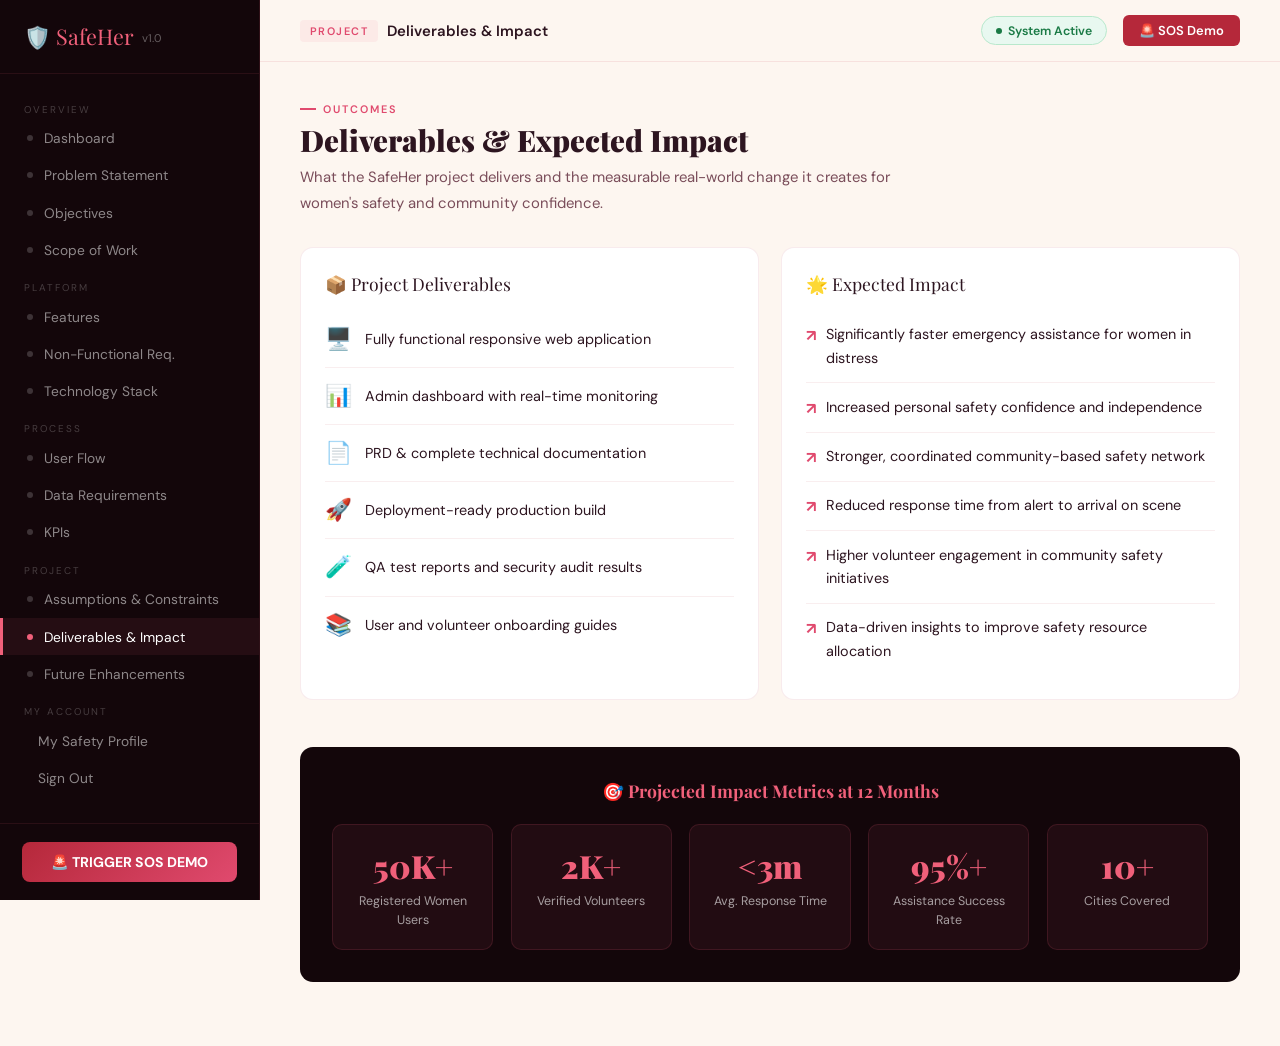
<file: impact.html>
<!DOCTYPE html>
<html lang="en">
<head>
<meta charset="UTF-8"><meta name="viewport" content="width=device-width, initial-scale=1.0">
<title>SafeHer — Deliverables & Impact</title>
<link href="https://fonts.googleapis.com/css2?family=Playfair+Display:wght@700;900&family=DM+Sans:wght@300;400;500;600&display=swap" rel="stylesheet">
<style>

:root{--crimson:#b5283a;--rose:#e04a6e;--deep:#13060a;--warm:#fdf6f0;--cream:#fef0ec;--text:#2d1520;--muted:#7a4d5a;--accent:#f0607a;--green:#1a7a45;--sidebar-w:260px;}
*{margin:0;padding:0;box-sizing:border-box;}html{scroll-behavior:smooth;}
body{font-family:'DM Sans',sans-serif;background:var(--warm);color:var(--text);display:flex;min-height:100vh;overflow-x:hidden;}
.sidebar{width:var(--sidebar-w);min-height:100vh;background:var(--deep);position:fixed;top:0;left:0;bottom:0;z-index:200;display:flex;flex-direction:column;border-right:1px solid rgba(240,96,122,.12);}
.sidebar-logo{padding:1.4rem 1.5rem;border-bottom:1px solid rgba(240,96,122,.1);font-family:'Playfair Display',serif;font-size:1.35rem;color:var(--accent);display:flex;align-items:center;gap:.5rem;}
.sidebar-logo small{color:rgba(255,255,255,.35);font-size:.7rem;font-family:'DM Sans',sans-serif;margin-top:4px;}
.sidebar-nav{flex:1;padding:1rem 0;overflow-y:auto;}
.nav-grp{font-size:.62rem;letter-spacing:2px;text-transform:uppercase;color:rgba(255,255,255,.22);padding:.8rem 1.5rem .25rem;}
.sidebar-link{display:flex;align-items:center;gap:.7rem;padding:.6rem 1.5rem;color:rgba(255,255,255,.52);text-decoration:none;font-size:.86rem;transition:all .2s;border-left:3px solid transparent;}
.sidebar-link:hover,.sidebar-link.active{color:#fff;background:rgba(240,96,122,.08);border-left-color:var(--accent);}
.sdot{width:6px;height:6px;border-radius:50%;background:rgba(255,255,255,.18);flex-shrink:0;transition:background .2s;}
.sidebar-link.active .sdot{background:var(--accent);}
.sidebar-bottom{padding:1.1rem 1.4rem;border-top:1px solid rgba(240,96,122,.1);}
.sos-mini{width:100%;padding:.7rem;border-radius:8px;background:linear-gradient(135deg,var(--crimson),var(--rose));border:none;color:#fff;font-weight:700;font-size:.88rem;cursor:pointer;font-family:'DM Sans',sans-serif;display:flex;align-items:center;justify-content:center;gap:.5rem;transition:opacity .2s;}
.sos-mini:hover{opacity:.88;}
.main{margin-left:var(--sidebar-w);flex:1;min-width:0;}
.topbar{height:62px;background:rgba(253,246,240,.95);backdrop-filter:blur(12px);border-bottom:1px solid rgba(181,40,58,.1);position:sticky;top:0;z-index:100;display:flex;align-items:center;justify-content:space-between;padding:0 2.5rem;}
.tb-left{display:flex;align-items:center;gap:.6rem;}
.tb-tag{font-size:.68rem;font-weight:600;letter-spacing:1.5px;text-transform:uppercase;color:var(--rose);background:rgba(240,96,122,.08);padding:.25rem .6rem;border-radius:4px;}
.tb-title{font-size:.93rem;font-weight:600;color:var(--text);}
.tb-right{display:flex;align-items:center;gap:1rem;}
.live-badge{display:flex;align-items:center;gap:.4rem;background:#e8f8f0;color:#1a7a45;font-size:.77rem;font-weight:600;padding:.32rem .85rem;border-radius:100px;border:1px solid #b8e8cc;}
.ldot{width:6px;height:6px;border-radius:50%;background:#1a7a45;animation:blink 2s infinite;}
@keyframes blink{0%,100%{opacity:1;}50%{opacity:.3;}}
.tb-sos{background:var(--crimson);color:#fff;border:none;padding:.42rem 1rem;border-radius:6px;font-size:.81rem;font-weight:600;cursor:pointer;font-family:'DM Sans',sans-serif;transition:background .2s;}
.tb-sos:hover{background:#8b1a2b;}
.pb{padding:2.5rem 2.5rem 4rem;animation:fadeUp .3s ease;}
@keyframes fadeUp{from{opacity:0;transform:translateY(10px);}to{opacity:1;transform:translateY(0);}}
.lbl{font-size:.68rem;font-weight:600;letter-spacing:2px;text-transform:uppercase;color:var(--rose);margin-bottom:.35rem;display:flex;align-items:center;gap:.45rem;}
.lbl::before{content:'';width:16px;height:2px;background:var(--rose);display:inline-block;}
.h2{font-family:'Playfair Display',serif;font-size:1.85rem;font-weight:900;line-height:1.2;color:var(--text);margin-bottom:.45rem;}
.desc{font-size:.93rem;color:var(--muted);line-height:1.75;margin-bottom:1.9rem;max-width:640px;}
.card{background:#fff;border:1px solid rgba(181,40,58,.09);border-radius:13px;padding:1.5rem;margin-bottom:1.4rem;}
.card-hd{font-family:'Playfair Display',serif;font-size:1.1rem;color:var(--text);margin-bottom:1rem;display:flex;align-items:center;justify-content:space-between;flex-wrap:wrap;gap:.5rem;}
.bx{font-family:'DM Sans',sans-serif;font-size:.7rem;font-weight:600;padding:.28rem .7rem;border-radius:100px;}
.bx-red{background:#fce8ec;color:#b5283a;border:1px solid #f0b8c5;}
.bx-green{background:#e8f8f0;color:#1a7a45;border:1px solid #b8e8cc;}
.bx-blue{background:#e8f0fc;color:#1a4ab5;border:1px solid #b8ccf0;}
.bx-amber{background:#faf0e0;color:#8a5c00;border:1px solid #f0d8a0;}
.bx-muted{background:#f5f0f2;color:var(--muted);border:1px solid #e8dde0;}
.g2{display:grid;grid-template-columns:1fr 1fr;gap:1.4rem;}
.g3{display:grid;grid-template-columns:repeat(3,1fr);gap:1.2rem;}
.g4{display:grid;grid-template-columns:repeat(4,1fr);gap:1rem;}
.ga{display:grid;grid-template-columns:repeat(auto-fit,minmax(220px,1fr));gap:1.1rem;}
.sos-overlay{position:fixed;inset:0;z-index:500;background:rgba(0,0,0,.87);display:none;align-items:center;justify-content:center;}
.sos-overlay.open{display:flex;}
.sos-modal{background:var(--deep);border-radius:20px;padding:2.5rem;text-align:center;max-width:420px;width:90%;border:1px solid rgba(240,96,122,.3);}
.smring{position:relative;width:155px;height:155px;margin:0 auto 1.5rem;}
.sr{position:absolute;inset:0;border-radius:50%;border:2px solid rgba(240,96,122,.3);animation:rp 2s infinite;}
.sr:nth-child(2){inset:20px;animation-delay:.3s;}.sr:nth-child(3){inset:40px;animation-delay:.6s;}
@keyframes rp{0%,100%{transform:scale(1);opacity:.4;}50%{transform:scale(1.04);opacity:1;}}
.src{position:absolute;inset:52px;border-radius:50%;background:linear-gradient(135deg,#b5283a,#e04a6e);display:flex;flex-direction:column;align-items:center;justify-content:center;box-shadow:0 0 30px rgba(176,40,58,.7);}
.src strong{font-size:1.25rem;color:#fff;letter-spacing:2px;}
.sos-modal h2{font-family:'Playfair Display',serif;color:#fff;font-size:1.45rem;margin-bottom:.5rem;}
.sos-modal p{color:rgba(255,255,255,.6);font-size:.88rem;line-height:1.7;margin-bottom:1.4rem;}
.scd{font-size:2.5rem;font-weight:700;color:var(--accent);margin-bottom:1.2rem;font-family:'Playfair Display',serif;}
.smsg{font-size:.86rem;font-weight:600;margin-bottom:1.2rem;display:none;}
.smsg-s{color:var(--accent);}.smsg-ok{color:#1a7a45;}
.scbtn{background:transparent;border:1px solid rgba(255,255,255,.2);color:rgba(255,255,255,.7);padding:.58rem 1.4rem;border-radius:8px;cursor:pointer;font-family:'DM Sans',sans-serif;font-size:.86rem;transition:all .2s;}
.scbtn:hover{border-color:rgba(255,255,255,.4);color:#fff;}
.toast{position:fixed;top:78px;right:1.4rem;z-index:600;background:#1a7a45;color:#fff;padding:.72rem 1.2rem;border-radius:10px;font-size:.84rem;font-weight:500;transform:translateX(120%);transition:transform .4s cubic-bezier(.34,1.56,.64,1);}
.toast.show{transform:translateX(0);}
@media(max-width:860px){.sidebar{display:none;}.main{margin-left:0;}.g2,.g3,.g4{grid-template-columns:1fr;}}


.del-item{display:flex;align-items:center;gap:.8rem;padding:.88rem 0;border-bottom:1px solid rgba(181,40,58,.08);}
.del-item:last-child{border:none;}
.del-icon{font-size:1.35rem;}
.del-item p{font-size:.9rem;color:var(--text);}
.imp-item{display:flex;gap:.62rem;align-items:flex-start;padding:.78rem 0;border-bottom:1px solid rgba(181,40,58,.08);}
.imp-item:last-child{border:none;}
.imp-item::before{content:'↗';color:var(--rose);font-weight:700;flex-shrink:0;margin-top:2px;}
.imp-item p{font-size:.9rem;color:var(--text);line-height:1.62;}
.impact-big{background:var(--deep);border-radius:13px;padding:2rem;margin-top:1.5rem;}
.impact-big h3{font-family:'Playfair Display',serif;font-size:1.1rem;color:var(--accent);margin-bottom:1.4rem;text-align:center;}
.ib-grid{display:grid;grid-template-columns:repeat(auto-fit,minmax(160px,1fr));gap:1.1rem;}
.ib-card{text-align:center;padding:1.2rem .8rem;background:rgba(240,96,122,.07);border:1px solid rgba(240,96,122,.14);border-radius:10px;}
.ib-num{font-family:'Playfair Display',serif;font-size:2rem;font-weight:900;color:var(--accent);margin-bottom:.3rem;}
.ib-card p{font-size:.78rem;color:rgba(255,255,255,.6);line-height:1.5;}

</style>
</head>
<body>
<aside class="sidebar"><div class="sidebar-logo">🛡️ SafeHer <small>v1.0</small></div><nav class="sidebar-nav"><div class="nav-grp">Overview</div><a class="sidebar-link" href="dashboard.html"><span class="sdot"></span>Dashboard</a><a class="sidebar-link" href="problem.html"><span class="sdot"></span>Problem Statement</a><a class="sidebar-link" href="objectives.html"><span class="sdot"></span>Objectives</a><a class="sidebar-link" href="scope.html"><span class="sdot"></span>Scope of Work</a><div class="nav-grp">Platform</div><a class="sidebar-link" href="features.html"><span class="sdot"></span>Features</a><a class="sidebar-link" href="nfr.html"><span class="sdot"></span>Non-Functional Req.</a><a class="sidebar-link" href="tech.html"><span class="sdot"></span>Technology Stack</a><div class="nav-grp">Process</div><a class="sidebar-link" href="flow.html"><span class="sdot"></span>User Flow</a><a class="sidebar-link" href="data.html"><span class="sdot"></span>Data Requirements</a><a class="sidebar-link" href="kpi.html"><span class="sdot"></span>KPIs</a><div class="nav-grp">Project</div><a class="sidebar-link" href="constraints.html"><span class="sdot"></span>Assumptions & Constraints</a><a class="sidebar-link active" href="impact.html"><span class="sdot"></span>Deliverables & Impact</a><a class="sidebar-link" href="future.html"><span class="sdot"></span>Future Enhancements</a>     <div class="nav-grp">My Account</div>
      <a class="sidebar-link" href="profile.html"><span class="sd"></span>My Safety Profile</a>
      <a class="sidebar-link" href="index.html"><span class="sd"></span>Sign Out</a>
  </nav><div class="sidebar-bottom"><button class="sos-mini" onclick="openSOS()">🚨 TRIGGER SOS DEMO</button></div></aside>
<main class="main">
  <header class="topbar">
    <div class="tb-left"><span class="tb-tag">Project</span><span class="tb-title">Deliverables & Impact</span></div>
    <div class="tb-right"><div class="live-badge"><span class="ldot"></span>System Active</div><button class="tb-sos" onclick="openSOS()">🚨 SOS Demo</button></div>
  </header>
  <div class="pb">
<div class="lbl">Outcomes</div>
<div class="h2">Deliverables &amp; Expected Impact</div>
<div class="desc">What the SafeHer project delivers and the measurable real-world change it creates for women's safety and community confidence.</div>
<div class="g2">
  <div class="card">
    <div class="card-hd">📦 Project Deliverables</div>
    <div class="del-item"><span class="del-icon">🖥️</span><p>Fully functional responsive web application</p></div>
    <div class="del-item"><span class="del-icon">📊</span><p>Admin dashboard with real-time monitoring</p></div>
    <div class="del-item"><span class="del-icon">📄</span><p>PRD &amp; complete technical documentation</p></div>
    <div class="del-item"><span class="del-icon">🚀</span><p>Deployment-ready production build</p></div>
    <div class="del-item"><span class="del-icon">🧪</span><p>QA test reports and security audit results</p></div>
    <div class="del-item"><span class="del-icon">📚</span><p>User and volunteer onboarding guides</p></div>
  </div>
  <div class="card">
    <div class="card-hd">🌟 Expected Impact</div>
    <div class="imp-item"><p>Significantly faster emergency assistance for women in distress</p></div>
    <div class="imp-item"><p>Increased personal safety confidence and independence</p></div>
    <div class="imp-item"><p>Stronger, coordinated community-based safety network</p></div>
    <div class="imp-item"><p>Reduced response time from alert to arrival on scene</p></div>
    <div class="imp-item"><p>Higher volunteer engagement in community safety initiatives</p></div>
    <div class="imp-item"><p>Data-driven insights to improve safety resource allocation</p></div>
  </div>
</div>
<div class="impact-big">
  <h3>🎯 Projected Impact Metrics at 12 Months</h3>
  <div class="ib-grid">
    <div class="ib-card"><div class="ib-num">50K+</div><p>Registered Women Users</p></div>
    <div class="ib-card"><div class="ib-num">2K+</div><p>Verified Volunteers</p></div>
    <div class="ib-card"><div class="ib-num">&lt;3m</div><p>Avg. Response Time</p></div>
    <div class="ib-card"><div class="ib-num">95%+</div><p>Assistance Success Rate</p></div>
    <div class="ib-card"><div class="ib-num">10+</div><p>Cities Covered</p></div>
  </div>
</div>
</div>
</main>

<div class="sos-overlay" id="so">
  <div class="sos-modal">
    <div class="smring"><div class="sr"></div><div class="sr"></div><div class="sr"></div><div class="src"><strong>SOS</strong></div></div>
    <h2>Emergency Alert Sending</h2>
    <p>Your live location is being shared with nearby volunteers and your emergency contacts. Help is on the way.</p>
    <div class="scd" id="sc">5</div>
    <div class="smsg smsg-s" id="ss">📡 Broadcasting alert to 3 nearby volunteers...</div>
    <div class="smsg smsg-ok" id="sok">✅ Alert sent! Priya Rao is responding — 0.4 km away</div>
    <button class="scbtn" id="scb" onclick="closeSOS()">Cancel Alert</button>
  </div>
</div>
<div class="toast" id="tst">✅ Alert successfully cancelled</div>

<script src="script.js"></script>
<script>
var _st=null;
function openSOS(){
  var o=document.getElementById('so');o.classList.add('open');
  var c=5,ce=document.getElementById('sc'),se=document.getElementById('ss'),ste=document.getElementById('sok'),cb=document.getElementById('scb');
  ce.style.display='block';se.style.display='none';ste.style.display='none';cb.textContent='Cancel Alert';ce.textContent=c;
  if(_st)clearInterval(_st);
  _st=setInterval(function(){c--;if(c>0){ce.textContent=c;}else{clearInterval(_st);ce.style.display='none';se.style.display='block';setTimeout(function(){se.style.display='none';ste.style.display='block';cb.textContent='Close';if(typeof recordSOSAlert==='function')recordSOSAlert();},2000);}},1000);
}
function closeSOS(){
  if(_st)clearInterval(_st);
  document.getElementById('so').classList.remove('open');
  var t=document.getElementById('tst');t.classList.add('show');setTimeout(function(){t.classList.remove('show');},3000);
}
</script>
</body></html>
</file>
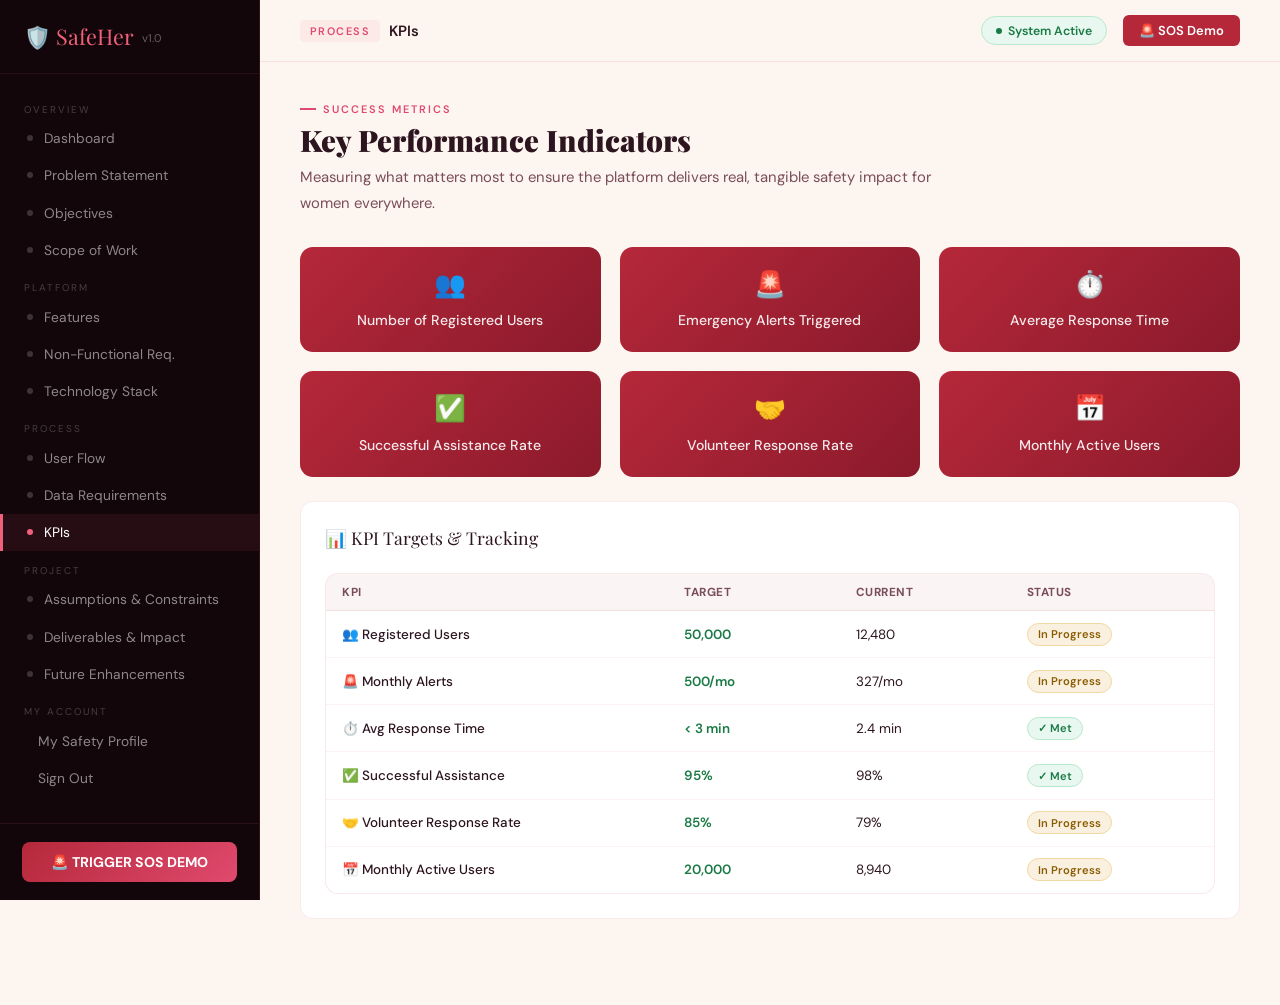
<file: kpi.html>
<!DOCTYPE html>
<html lang="en">
<head>
<meta charset="UTF-8"><meta name="viewport" content="width=device-width, initial-scale=1.0">
<title>SafeHer — KPIs</title>
<link href="https://fonts.googleapis.com/css2?family=Playfair+Display:wght@700;900&family=DM+Sans:wght@300;400;500;600&display=swap" rel="stylesheet">
<style>

:root{--crimson:#b5283a;--rose:#e04a6e;--deep:#13060a;--warm:#fdf6f0;--cream:#fef0ec;--text:#2d1520;--muted:#7a4d5a;--accent:#f0607a;--green:#1a7a45;--sidebar-w:260px;}
*{margin:0;padding:0;box-sizing:border-box;}html{scroll-behavior:smooth;}
body{font-family:'DM Sans',sans-serif;background:var(--warm);color:var(--text);display:flex;min-height:100vh;overflow-x:hidden;}
.sidebar{width:var(--sidebar-w);min-height:100vh;background:var(--deep);position:fixed;top:0;left:0;bottom:0;z-index:200;display:flex;flex-direction:column;border-right:1px solid rgba(240,96,122,.12);}
.sidebar-logo{padding:1.4rem 1.5rem;border-bottom:1px solid rgba(240,96,122,.1);font-family:'Playfair Display',serif;font-size:1.35rem;color:var(--accent);display:flex;align-items:center;gap:.5rem;}
.sidebar-logo small{color:rgba(255,255,255,.35);font-size:.7rem;font-family:'DM Sans',sans-serif;margin-top:4px;}
.sidebar-nav{flex:1;padding:1rem 0;overflow-y:auto;}
.nav-grp{font-size:.62rem;letter-spacing:2px;text-transform:uppercase;color:rgba(255,255,255,.22);padding:.8rem 1.5rem .25rem;}
.sidebar-link{display:flex;align-items:center;gap:.7rem;padding:.6rem 1.5rem;color:rgba(255,255,255,.52);text-decoration:none;font-size:.86rem;transition:all .2s;border-left:3px solid transparent;}
.sidebar-link:hover,.sidebar-link.active{color:#fff;background:rgba(240,96,122,.08);border-left-color:var(--accent);}
.sdot{width:6px;height:6px;border-radius:50%;background:rgba(255,255,255,.18);flex-shrink:0;transition:background .2s;}
.sidebar-link.active .sdot{background:var(--accent);}
.sidebar-bottom{padding:1.1rem 1.4rem;border-top:1px solid rgba(240,96,122,.1);}
.sos-mini{width:100%;padding:.7rem;border-radius:8px;background:linear-gradient(135deg,var(--crimson),var(--rose));border:none;color:#fff;font-weight:700;font-size:.88rem;cursor:pointer;font-family:'DM Sans',sans-serif;display:flex;align-items:center;justify-content:center;gap:.5rem;transition:opacity .2s;}
.sos-mini:hover{opacity:.88;}
.main{margin-left:var(--sidebar-w);flex:1;min-width:0;}
.topbar{height:62px;background:rgba(253,246,240,.95);backdrop-filter:blur(12px);border-bottom:1px solid rgba(181,40,58,.1);position:sticky;top:0;z-index:100;display:flex;align-items:center;justify-content:space-between;padding:0 2.5rem;}
.tb-left{display:flex;align-items:center;gap:.6rem;}
.tb-tag{font-size:.68rem;font-weight:600;letter-spacing:1.5px;text-transform:uppercase;color:var(--rose);background:rgba(240,96,122,.08);padding:.25rem .6rem;border-radius:4px;}
.tb-title{font-size:.93rem;font-weight:600;color:var(--text);}
.tb-right{display:flex;align-items:center;gap:1rem;}
.live-badge{display:flex;align-items:center;gap:.4rem;background:#e8f8f0;color:#1a7a45;font-size:.77rem;font-weight:600;padding:.32rem .85rem;border-radius:100px;border:1px solid #b8e8cc;}
.ldot{width:6px;height:6px;border-radius:50%;background:#1a7a45;animation:blink 2s infinite;}
@keyframes blink{0%,100%{opacity:1;}50%{opacity:.3;}}
.tb-sos{background:var(--crimson);color:#fff;border:none;padding:.42rem 1rem;border-radius:6px;font-size:.81rem;font-weight:600;cursor:pointer;font-family:'DM Sans',sans-serif;transition:background .2s;}
.tb-sos:hover{background:#8b1a2b;}
.pb{padding:2.5rem 2.5rem 4rem;animation:fadeUp .3s ease;}
@keyframes fadeUp{from{opacity:0;transform:translateY(10px);}to{opacity:1;transform:translateY(0);}}
.lbl{font-size:.68rem;font-weight:600;letter-spacing:2px;text-transform:uppercase;color:var(--rose);margin-bottom:.35rem;display:flex;align-items:center;gap:.45rem;}
.lbl::before{content:'';width:16px;height:2px;background:var(--rose);display:inline-block;}
.h2{font-family:'Playfair Display',serif;font-size:1.85rem;font-weight:900;line-height:1.2;color:var(--text);margin-bottom:.45rem;}
.desc{font-size:.93rem;color:var(--muted);line-height:1.75;margin-bottom:1.9rem;max-width:640px;}
.card{background:#fff;border:1px solid rgba(181,40,58,.09);border-radius:13px;padding:1.5rem;margin-bottom:1.4rem;}
.card-hd{font-family:'Playfair Display',serif;font-size:1.1rem;color:var(--text);margin-bottom:1rem;display:flex;align-items:center;justify-content:space-between;flex-wrap:wrap;gap:.5rem;}
.bx{font-family:'DM Sans',sans-serif;font-size:.7rem;font-weight:600;padding:.28rem .7rem;border-radius:100px;}
.bx-red{background:#fce8ec;color:#b5283a;border:1px solid #f0b8c5;}
.bx-green{background:#e8f8f0;color:#1a7a45;border:1px solid #b8e8cc;}
.bx-blue{background:#e8f0fc;color:#1a4ab5;border:1px solid #b8ccf0;}
.bx-amber{background:#faf0e0;color:#8a5c00;border:1px solid #f0d8a0;}
.bx-muted{background:#f5f0f2;color:var(--muted);border:1px solid #e8dde0;}
.g2{display:grid;grid-template-columns:1fr 1fr;gap:1.4rem;}
.g3{display:grid;grid-template-columns:repeat(3,1fr);gap:1.2rem;}
.g4{display:grid;grid-template-columns:repeat(4,1fr);gap:1rem;}
.ga{display:grid;grid-template-columns:repeat(auto-fit,minmax(220px,1fr));gap:1.1rem;}
.sos-overlay{position:fixed;inset:0;z-index:500;background:rgba(0,0,0,.87);display:none;align-items:center;justify-content:center;}
.sos-overlay.open{display:flex;}
.sos-modal{background:var(--deep);border-radius:20px;padding:2.5rem;text-align:center;max-width:420px;width:90%;border:1px solid rgba(240,96,122,.3);}
.smring{position:relative;width:155px;height:155px;margin:0 auto 1.5rem;}
.sr{position:absolute;inset:0;border-radius:50%;border:2px solid rgba(240,96,122,.3);animation:rp 2s infinite;}
.sr:nth-child(2){inset:20px;animation-delay:.3s;}.sr:nth-child(3){inset:40px;animation-delay:.6s;}
@keyframes rp{0%,100%{transform:scale(1);opacity:.4;}50%{transform:scale(1.04);opacity:1;}}
.src{position:absolute;inset:52px;border-radius:50%;background:linear-gradient(135deg,#b5283a,#e04a6e);display:flex;flex-direction:column;align-items:center;justify-content:center;box-shadow:0 0 30px rgba(176,40,58,.7);}
.src strong{font-size:1.25rem;color:#fff;letter-spacing:2px;}
.sos-modal h2{font-family:'Playfair Display',serif;color:#fff;font-size:1.45rem;margin-bottom:.5rem;}
.sos-modal p{color:rgba(255,255,255,.6);font-size:.88rem;line-height:1.7;margin-bottom:1.4rem;}
.scd{font-size:2.5rem;font-weight:700;color:var(--accent);margin-bottom:1.2rem;font-family:'Playfair Display',serif;}
.smsg{font-size:.86rem;font-weight:600;margin-bottom:1.2rem;display:none;}
.smsg-s{color:var(--accent);}.smsg-ok{color:#1a7a45;}
.scbtn{background:transparent;border:1px solid rgba(255,255,255,.2);color:rgba(255,255,255,.7);padding:.58rem 1.4rem;border-radius:8px;cursor:pointer;font-family:'DM Sans',sans-serif;font-size:.86rem;transition:all .2s;}
.scbtn:hover{border-color:rgba(255,255,255,.4);color:#fff;}
.toast{position:fixed;top:78px;right:1.4rem;z-index:600;background:#1a7a45;color:#fff;padding:.72rem 1.2rem;border-radius:10px;font-size:.84rem;font-weight:500;transform:translateX(120%);transition:transform .4s cubic-bezier(.34,1.56,.64,1);}
.toast.show{transform:translateX(0);}
@media(max-width:860px){.sidebar{display:none;}.main{margin-left:0;}.g2,.g3,.g4{grid-template-columns:1fr;}}


.kc{background:linear-gradient(135deg,var(--crimson),#8b1a2b);border-radius:13px;padding:1.3rem;text-align:center;transition:transform .2s,box-shadow .2s;}
.kc:hover{transform:translateY(-3px);box-shadow:0 8px 24px rgba(181,40,58,.3);}
.ki{font-size:1.6rem;margin-bottom:.6rem;}
.kc h4{color:rgba(255,255,255,.9);font-size:.88rem;font-weight:500;line-height:1.5;}
.kt{background:#fff;border:1px solid rgba(181,40,58,.1);border-radius:13px;overflow:hidden;margin-top:1.5rem;}
.kt-hd{display:grid;grid-template-columns:2fr 1fr 1fr 1fr;background:rgba(181,40,58,.05);padding:.65rem 1rem;font-size:.73rem;font-weight:700;text-transform:uppercase;letter-spacing:.5px;color:var(--muted);border-bottom:1px solid rgba(181,40,58,.1);}
.kt-row{display:grid;grid-template-columns:2fr 1fr 1fr 1fr;padding:.72rem 1rem;border-bottom:1px solid rgba(181,40,58,.06);font-size:.84rem;align-items:center;}
.kt-row:last-child{border:none;}
.kt-row:hover{background:rgba(181,40,58,.02);}
.kname{font-weight:500;color:var(--text);}
.ktarget{color:#1a7a45;font-weight:600;}
.kstatus{display:inline-flex;font-size:.7rem;font-weight:600;padding:.22rem .62rem;border-radius:100px;}

</style>
</head>
<body>
<aside class="sidebar"><div class="sidebar-logo">🛡️ SafeHer <small>v1.0</small></div><nav class="sidebar-nav"><div class="nav-grp">Overview</div><a class="sidebar-link" href="dashboard.html"><span class="sdot"></span>Dashboard</a><a class="sidebar-link" href="problem.html"><span class="sdot"></span>Problem Statement</a><a class="sidebar-link" href="objectives.html"><span class="sdot"></span>Objectives</a><a class="sidebar-link" href="scope.html"><span class="sdot"></span>Scope of Work</a><div class="nav-grp">Platform</div><a class="sidebar-link" href="features.html"><span class="sdot"></span>Features</a><a class="sidebar-link" href="nfr.html"><span class="sdot"></span>Non-Functional Req.</a><a class="sidebar-link" href="tech.html"><span class="sdot"></span>Technology Stack</a><div class="nav-grp">Process</div><a class="sidebar-link" href="flow.html"><span class="sdot"></span>User Flow</a><a class="sidebar-link" href="data.html"><span class="sdot"></span>Data Requirements</a><a class="sidebar-link active" href="kpi.html"><span class="sdot"></span>KPIs</a><div class="nav-grp">Project</div><a class="sidebar-link" href="constraints.html"><span class="sdot"></span>Assumptions & Constraints</a><a class="sidebar-link" href="impact.html"><span class="sdot"></span>Deliverables & Impact</a><a class="sidebar-link" href="future.html"><span class="sdot"></span>Future Enhancements</a>
   <div class="nav-grp">My Account</div>
      <a class="sidebar-link" href="profile.html"><span class="sd"></span>My Safety Profile</a>
      <a class="sidebar-link" href="index.html"><span class="sd"></span>Sign Out</a>
  </nav><div class="sidebar-bottom"><button class="sos-mini" onclick="openSOS()">🚨 TRIGGER SOS DEMO</button></div></aside>
<main class="main">
  <header class="topbar">
    <div class="tb-left"><span class="tb-tag">Process</span><span class="tb-title">KPIs</span></div>
    <div class="tb-right"><div class="live-badge"><span class="ldot"></span>System Active</div><button class="tb-sos" onclick="openSOS()">🚨 SOS Demo</button></div>
  </header>
  <div class="pb">
<div class="lbl">Success Metrics</div>
<div class="h2">Key Performance Indicators</div>
<div class="desc">Measuring what matters most to ensure the platform delivers real, tangible safety impact for women everywhere.</div>
<div class="g3" style="margin-bottom:1.5rem">
  <div class="kc"><div class="ki">👥</div><h4>Number of Registered Users</h4></div>
  <div class="kc"><div class="ki">🚨</div><h4>Emergency Alerts Triggered</h4></div>
  <div class="kc"><div class="ki">⏱️</div><h4>Average Response Time</h4></div>
  <div class="kc"><div class="ki">✅</div><h4>Successful Assistance Rate</h4></div>
  <div class="kc"><div class="ki">🤝</div><h4>Volunteer Response Rate</h4></div>
  <div class="kc"><div class="ki">📅</div><h4>Monthly Active Users</h4></div>
</div>
<div class="card">
  <div class="card-hd">📊 KPI Targets &amp; Tracking</div>
  <div class="kt">
    <div class="kt-hd"><span>KPI</span><span>Target</span><span>Current</span><span>Status</span></div>
    <div class="kt-row"><span class="kname">👥 Registered Users</span><span class="ktarget">50,000</span><span>12,480</span><span><span class="kstatus bx-amber">In Progress</span></span></div>
    <div class="kt-row"><span class="kname">🚨 Monthly Alerts</span><span class="ktarget">500/mo</span><span>327/mo</span><span><span class="kstatus bx-amber">In Progress</span></span></div>
    <div class="kt-row"><span class="kname">⏱️ Avg Response Time</span><span class="ktarget">&lt; 3 min</span><span>2.4 min</span><span><span class="kstatus bx-green">✓ Met</span></span></div>
    <div class="kt-row"><span class="kname">✅ Successful Assistance</span><span class="ktarget">95%</span><span>98%</span><span><span class="kstatus bx-green">✓ Met</span></span></div>
    <div class="kt-row"><span class="kname">🤝 Volunteer Response Rate</span><span class="ktarget">85%</span><span>79%</span><span><span class="kstatus bx-amber">In Progress</span></span></div>
    <div class="kt-row"><span class="kname">📅 Monthly Active Users</span><span class="ktarget">20,000</span><span>8,940</span><span><span class="kstatus bx-amber">In Progress</span></span></div>
  </div>
</div>
</div>
</main>

<div class="sos-overlay" id="so">
  <div class="sos-modal">
    <div class="smring"><div class="sr"></div><div class="sr"></div><div class="sr"></div><div class="src"><strong>SOS</strong></div></div>
    <h2>Emergency Alert Sending</h2>
    <p>Your live location is being shared with nearby volunteers and your emergency contacts. Help is on the way.</p>
    <div class="scd" id="sc">5</div>
    <div class="smsg smsg-s" id="ss">📡 Broadcasting alert to 3 nearby volunteers...</div>
    <div class="smsg smsg-ok" id="sok">✅ Alert sent! Priya Rao is responding — 0.4 km away</div>
    <button class="scbtn" id="scb" onclick="closeSOS()">Cancel Alert</button>
  </div>
</div>
<div class="toast" id="tst">✅ Alert successfully cancelled</div>

<script src="script.js"></script>
<script>
var _st=null;
function openSOS(){
  var o=document.getElementById('so');o.classList.add('open');
  var c=5,ce=document.getElementById('sc'),se=document.getElementById('ss'),ste=document.getElementById('sok'),cb=document.getElementById('scb');
  ce.style.display='block';se.style.display='none';ste.style.display='none';cb.textContent='Cancel Alert';ce.textContent=c;
  if(_st)clearInterval(_st);
  _st=setInterval(function(){c--;if(c>0){ce.textContent=c;}else{clearInterval(_st);ce.style.display='none';se.style.display='block';setTimeout(function(){se.style.display='none';ste.style.display='block';cb.textContent='Close';if(typeof recordSOSAlert==='function')recordSOSAlert();},2000);}},1000);
}
function closeSOS(){
  if(_st)clearInterval(_st);
  document.getElementById('so').classList.remove('open');
  var t=document.getElementById('tst');t.classList.add('show');setTimeout(function(){t.classList.remove('show');},3000);
}
</script>
</body></html>
</file>
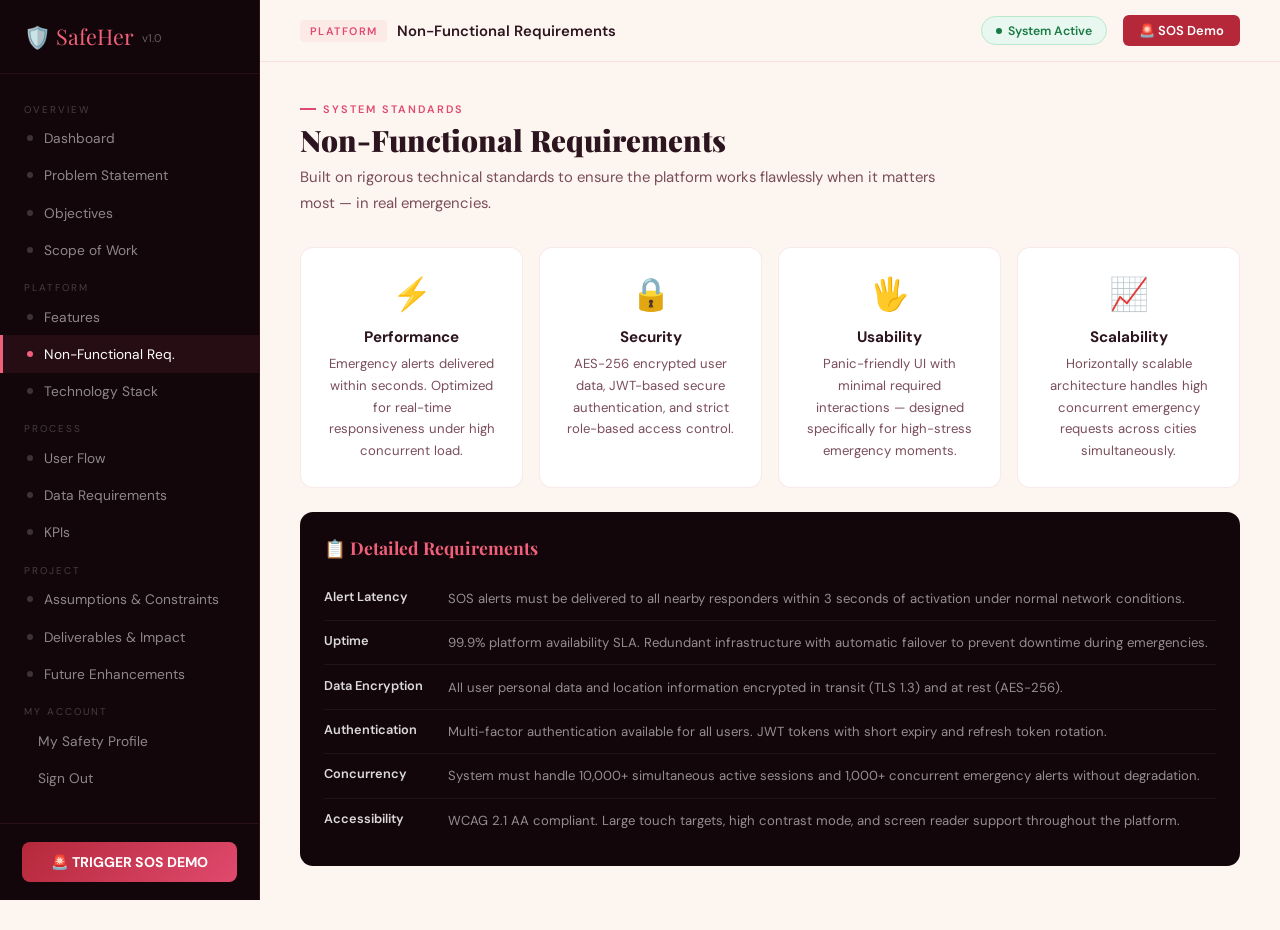
<file: nfr.html>
<!DOCTYPE html>
<html lang="en">
<head>
<meta charset="UTF-8"><meta name="viewport" content="width=device-width, initial-scale=1.0">
<title>SafeHer — Non-Functional Requirements</title>
<link href="https://fonts.googleapis.com/css2?family=Playfair+Display:wght@700;900&family=DM+Sans:wght@300;400;500;600&display=swap" rel="stylesheet">
<style>

:root{--crimson:#b5283a;--rose:#e04a6e;--deep:#13060a;--warm:#fdf6f0;--cream:#fef0ec;--text:#2d1520;--muted:#7a4d5a;--accent:#f0607a;--green:#1a7a45;--sidebar-w:260px;}
*{margin:0;padding:0;box-sizing:border-box;}html{scroll-behavior:smooth;}
body{font-family:'DM Sans',sans-serif;background:var(--warm);color:var(--text);display:flex;min-height:100vh;overflow-x:hidden;}
.sidebar{width:var(--sidebar-w);min-height:100vh;background:var(--deep);position:fixed;top:0;left:0;bottom:0;z-index:200;display:flex;flex-direction:column;border-right:1px solid rgba(240,96,122,.12);}
.sidebar-logo{padding:1.4rem 1.5rem;border-bottom:1px solid rgba(240,96,122,.1);font-family:'Playfair Display',serif;font-size:1.35rem;color:var(--accent);display:flex;align-items:center;gap:.5rem;}
.sidebar-logo small{color:rgba(255,255,255,.35);font-size:.7rem;font-family:'DM Sans',sans-serif;margin-top:4px;}
.sidebar-nav{flex:1;padding:1rem 0;overflow-y:auto;}
.nav-grp{font-size:.62rem;letter-spacing:2px;text-transform:uppercase;color:rgba(255,255,255,.22);padding:.8rem 1.5rem .25rem;}
.sidebar-link{display:flex;align-items:center;gap:.7rem;padding:.6rem 1.5rem;color:rgba(255,255,255,.52);text-decoration:none;font-size:.86rem;transition:all .2s;border-left:3px solid transparent;}
.sidebar-link:hover,.sidebar-link.active{color:#fff;background:rgba(240,96,122,.08);border-left-color:var(--accent);}
.sdot{width:6px;height:6px;border-radius:50%;background:rgba(255,255,255,.18);flex-shrink:0;transition:background .2s;}
.sidebar-link.active .sdot{background:var(--accent);}
.sidebar-bottom{padding:1.1rem 1.4rem;border-top:1px solid rgba(240,96,122,.1);}
.sos-mini{width:100%;padding:.7rem;border-radius:8px;background:linear-gradient(135deg,var(--crimson),var(--rose));border:none;color:#fff;font-weight:700;font-size:.88rem;cursor:pointer;font-family:'DM Sans',sans-serif;display:flex;align-items:center;justify-content:center;gap:.5rem;transition:opacity .2s;}
.sos-mini:hover{opacity:.88;}
.main{margin-left:var(--sidebar-w);flex:1;min-width:0;}
.topbar{height:62px;background:rgba(253,246,240,.95);backdrop-filter:blur(12px);border-bottom:1px solid rgba(181,40,58,.1);position:sticky;top:0;z-index:100;display:flex;align-items:center;justify-content:space-between;padding:0 2.5rem;}
.tb-left{display:flex;align-items:center;gap:.6rem;}
.tb-tag{font-size:.68rem;font-weight:600;letter-spacing:1.5px;text-transform:uppercase;color:var(--rose);background:rgba(240,96,122,.08);padding:.25rem .6rem;border-radius:4px;}
.tb-title{font-size:.93rem;font-weight:600;color:var(--text);}
.tb-right{display:flex;align-items:center;gap:1rem;}
.live-badge{display:flex;align-items:center;gap:.4rem;background:#e8f8f0;color:#1a7a45;font-size:.77rem;font-weight:600;padding:.32rem .85rem;border-radius:100px;border:1px solid #b8e8cc;}
.ldot{width:6px;height:6px;border-radius:50%;background:#1a7a45;animation:blink 2s infinite;}
@keyframes blink{0%,100%{opacity:1;}50%{opacity:.3;}}
.tb-sos{background:var(--crimson);color:#fff;border:none;padding:.42rem 1rem;border-radius:6px;font-size:.81rem;font-weight:600;cursor:pointer;font-family:'DM Sans',sans-serif;transition:background .2s;}
.tb-sos:hover{background:#8b1a2b;}
.pb{padding:2.5rem 2.5rem 4rem;animation:fadeUp .3s ease;}
@keyframes fadeUp{from{opacity:0;transform:translateY(10px);}to{opacity:1;transform:translateY(0);}}
.lbl{font-size:.68rem;font-weight:600;letter-spacing:2px;text-transform:uppercase;color:var(--rose);margin-bottom:.35rem;display:flex;align-items:center;gap:.45rem;}
.lbl::before{content:'';width:16px;height:2px;background:var(--rose);display:inline-block;}
.h2{font-family:'Playfair Display',serif;font-size:1.85rem;font-weight:900;line-height:1.2;color:var(--text);margin-bottom:.45rem;}
.desc{font-size:.93rem;color:var(--muted);line-height:1.75;margin-bottom:1.9rem;max-width:640px;}
.card{background:#fff;border:1px solid rgba(181,40,58,.09);border-radius:13px;padding:1.5rem;margin-bottom:1.4rem;}
.card-hd{font-family:'Playfair Display',serif;font-size:1.1rem;color:var(--text);margin-bottom:1rem;display:flex;align-items:center;justify-content:space-between;flex-wrap:wrap;gap:.5rem;}
.bx{font-family:'DM Sans',sans-serif;font-size:.7rem;font-weight:600;padding:.28rem .7rem;border-radius:100px;}
.bx-red{background:#fce8ec;color:#b5283a;border:1px solid #f0b8c5;}
.bx-green{background:#e8f8f0;color:#1a7a45;border:1px solid #b8e8cc;}
.bx-blue{background:#e8f0fc;color:#1a4ab5;border:1px solid #b8ccf0;}
.bx-amber{background:#faf0e0;color:#8a5c00;border:1px solid #f0d8a0;}
.bx-muted{background:#f5f0f2;color:var(--muted);border:1px solid #e8dde0;}
.g2{display:grid;grid-template-columns:1fr 1fr;gap:1.4rem;}
.g3{display:grid;grid-template-columns:repeat(3,1fr);gap:1.2rem;}
.g4{display:grid;grid-template-columns:repeat(4,1fr);gap:1rem;}
.ga{display:grid;grid-template-columns:repeat(auto-fit,minmax(220px,1fr));gap:1.1rem;}
.sos-overlay{position:fixed;inset:0;z-index:500;background:rgba(0,0,0,.87);display:none;align-items:center;justify-content:center;}
.sos-overlay.open{display:flex;}
.sos-modal{background:var(--deep);border-radius:20px;padding:2.5rem;text-align:center;max-width:420px;width:90%;border:1px solid rgba(240,96,122,.3);}
.smring{position:relative;width:155px;height:155px;margin:0 auto 1.5rem;}
.sr{position:absolute;inset:0;border-radius:50%;border:2px solid rgba(240,96,122,.3);animation:rp 2s infinite;}
.sr:nth-child(2){inset:20px;animation-delay:.3s;}.sr:nth-child(3){inset:40px;animation-delay:.6s;}
@keyframes rp{0%,100%{transform:scale(1);opacity:.4;}50%{transform:scale(1.04);opacity:1;}}
.src{position:absolute;inset:52px;border-radius:50%;background:linear-gradient(135deg,#b5283a,#e04a6e);display:flex;flex-direction:column;align-items:center;justify-content:center;box-shadow:0 0 30px rgba(176,40,58,.7);}
.src strong{font-size:1.25rem;color:#fff;letter-spacing:2px;}
.sos-modal h2{font-family:'Playfair Display',serif;color:#fff;font-size:1.45rem;margin-bottom:.5rem;}
.sos-modal p{color:rgba(255,255,255,.6);font-size:.88rem;line-height:1.7;margin-bottom:1.4rem;}
.scd{font-size:2.5rem;font-weight:700;color:var(--accent);margin-bottom:1.2rem;font-family:'Playfair Display',serif;}
.smsg{font-size:.86rem;font-weight:600;margin-bottom:1.2rem;display:none;}
.smsg-s{color:var(--accent);}.smsg-ok{color:#1a7a45;}
.scbtn{background:transparent;border:1px solid rgba(255,255,255,.2);color:rgba(255,255,255,.7);padding:.58rem 1.4rem;border-radius:8px;cursor:pointer;font-family:'DM Sans',sans-serif;font-size:.86rem;transition:all .2s;}
.scbtn:hover{border-color:rgba(255,255,255,.4);color:#fff;}
.toast{position:fixed;top:78px;right:1.4rem;z-index:600;background:#1a7a45;color:#fff;padding:.72rem 1.2rem;border-radius:10px;font-size:.84rem;font-weight:500;transform:translateX(120%);transition:transform .4s cubic-bezier(.34,1.56,.64,1);}
.toast.show{transform:translateX(0);}
@media(max-width:860px){.sidebar{display:none;}.main{margin-left:0;}.g2,.g3,.g4{grid-template-columns:1fr;}}


.nc{background:#fff;border:1px solid rgba(181,40,58,.1);border-radius:13px;padding:1.6rem;text-align:center;transition:transform .2s,box-shadow .2s;}
.nc:hover{transform:translateY(-3px);box-shadow:0 8px 22px rgba(181,40,58,.08);}
.ni{font-size:2rem;margin-bottom:.72rem;}
.nc h4{font-weight:700;font-size:.95rem;color:var(--text);margin-bottom:.4rem;}
.nc p{font-size:.82rem;color:var(--muted);line-height:1.65;}
.nfr-detail{background:var(--deep);border-radius:13px;padding:1.5rem;margin-top:1.5rem;}
.nfr-detail h3{font-family:'Playfair Display',serif;font-size:1.1rem;color:var(--accent);margin-bottom:1.1rem;}
.nd-row{display:flex;align-items:flex-start;gap:.9rem;padding:.7rem 0;border-bottom:1px solid rgba(255,255,255,.05);}
.nd-row:last-child{border:none;}
.nd-label{font-size:.8rem;font-weight:600;color:rgba(255,255,255,.85);min-width:110px;flex-shrink:0;}
.nd-row p{font-size:.82rem;color:rgba(255,255,255,.55);line-height:1.6;}

</style>
</head>
<body>
<aside class="sidebar"><div class="sidebar-logo">🛡️ SafeHer <small>v1.0</small></div><nav class="sidebar-nav"><div class="nav-grp">Overview</div><a class="sidebar-link" href="dashboard.html"><span class="sdot"></span>Dashboard</a><a class="sidebar-link" href="problem.html"><span class="sdot"></span>Problem Statement</a><a class="sidebar-link" href="objectives.html"><span class="sdot"></span>Objectives</a><a class="sidebar-link" href="scope.html"><span class="sdot"></span>Scope of Work</a><div class="nav-grp">Platform</div><a class="sidebar-link" href="features.html"><span class="sdot"></span>Features</a><a class="sidebar-link active" href="nfr.html"><span class="sdot"></span>Non-Functional Req.</a><a class="sidebar-link" href="tech.html"><span class="sdot"></span>Technology Stack</a><div class="nav-grp">Process</div><a class="sidebar-link" href="flow.html"><span class="sdot"></span>User Flow</a><a class="sidebar-link" href="data.html"><span class="sdot"></span>Data Requirements</a><a class="sidebar-link" href="kpi.html"><span class="sdot"></span>KPIs</a><div class="nav-grp">Project</div><a class="sidebar-link" href="constraints.html"><span class="sdot"></span>Assumptions & Constraints</a><a class="sidebar-link" href="impact.html"><span class="sdot"></span>Deliverables & Impact</a><a class="sidebar-link" href="future.html"><span class="sdot"></span>Future Enhancements</a>
   <div class="nav-grp">My Account</div>
      <a class="sidebar-link" href="profile.html"><span class="sd"></span>My Safety Profile</a>
      <a class="sidebar-link" href="index.html"><span class="sd"></span>Sign Out</a>
  </nav><div class="sidebar-bottom"><button class="sos-mini" onclick="openSOS()">🚨 TRIGGER SOS DEMO</button></div></aside>
<main class="main">
  <header class="topbar">
    <div class="tb-left"><span class="tb-tag">Platform</span><span class="tb-title">Non-Functional Requirements</span></div>
    <div class="tb-right"><div class="live-badge"><span class="ldot"></span>System Active</div><button class="tb-sos" onclick="openSOS()">🚨 SOS Demo</button></div>
  </header>
  <div class="pb">
<div class="lbl">System Standards</div>
<div class="h2">Non-Functional Requirements</div>
<div class="desc">Built on rigorous technical standards to ensure the platform works flawlessly when it matters most — in real emergencies.</div>
<div class="g4" style="margin-bottom:1.5rem">
  <div class="nc"><div class="ni">⚡</div><h4>Performance</h4><p>Emergency alerts delivered within seconds. Optimized for real-time responsiveness under high concurrent load.</p></div>
  <div class="nc"><div class="ni">🔒</div><h4>Security</h4><p>AES-256 encrypted user data, JWT-based secure authentication, and strict role-based access control.</p></div>
  <div class="nc"><div class="ni">🖐️</div><h4>Usability</h4><p>Panic-friendly UI with minimal required interactions — designed specifically for high-stress emergency moments.</p></div>
  <div class="nc"><div class="ni">📈</div><h4>Scalability</h4><p>Horizontally scalable architecture handles high concurrent emergency requests across cities simultaneously.</p></div>
</div>
<div class="nfr-detail">
  <h3>📋 Detailed Requirements</h3>
  <div class="nd-row"><span class="nd-label">Alert Latency</span><p>SOS alerts must be delivered to all nearby responders within 3 seconds of activation under normal network conditions.</p></div>
  <div class="nd-row"><span class="nd-label">Uptime</span><p>99.9% platform availability SLA. Redundant infrastructure with automatic failover to prevent downtime during emergencies.</p></div>
  <div class="nd-row"><span class="nd-label">Data Encryption</span><p>All user personal data and location information encrypted in transit (TLS 1.3) and at rest (AES-256).</p></div>
  <div class="nd-row"><span class="nd-label">Authentication</span><p>Multi-factor authentication available for all users. JWT tokens with short expiry and refresh token rotation.</p></div>
  <div class="nd-row"><span class="nd-label">Concurrency</span><p>System must handle 10,000+ simultaneous active sessions and 1,000+ concurrent emergency alerts without degradation.</p></div>
  <div class="nd-row"><span class="nd-label">Accessibility</span><p>WCAG 2.1 AA compliant. Large touch targets, high contrast mode, and screen reader support throughout the platform.</p></div>
</div>
</div>
</main>

<div class="sos-overlay" id="so">
  <div class="sos-modal">
    <div class="smring"><div class="sr"></div><div class="sr"></div><div class="sr"></div><div class="src"><strong>SOS</strong></div></div>
    <h2>Emergency Alert Sending</h2>
    <p>Your live location is being shared with nearby volunteers and your emergency contacts. Help is on the way.</p>
    <div class="scd" id="sc">5</div>
    <div class="smsg smsg-s" id="ss">📡 Broadcasting alert to 3 nearby volunteers...</div>
    <div class="smsg smsg-ok" id="sok">✅ Alert sent! Priya Rao is responding — 0.4 km away</div>
    <button class="scbtn" id="scb" onclick="closeSOS()">Cancel Alert</button>
  </div>
</div>
<div class="toast" id="tst">✅ Alert successfully cancelled</div>

<script src="script.js"></script>
<script>
var _st=null;
function openSOS(){
  var o=document.getElementById('so');o.classList.add('open');
  var c=5,ce=document.getElementById('sc'),se=document.getElementById('ss'),ste=document.getElementById('sok'),cb=document.getElementById('scb');
  ce.style.display='block';se.style.display='none';ste.style.display='none';cb.textContent='Cancel Alert';ce.textContent=c;
  if(_st)clearInterval(_st);
  _st=setInterval(function(){c--;if(c>0){ce.textContent=c;}else{clearInterval(_st);ce.style.display='none';se.style.display='block';setTimeout(function(){se.style.display='none';ste.style.display='block';cb.textContent='Close';if(typeof recordSOSAlert==='function')recordSOSAlert();},2000);}},1000);
}
function closeSOS(){
  if(_st)clearInterval(_st);
  document.getElementById('so').classList.remove('open');
  var t=document.getElementById('tst');t.classList.add('show');setTimeout(function(){t.classList.remove('show');},3000);
}
</script>
</body></html>
</file>
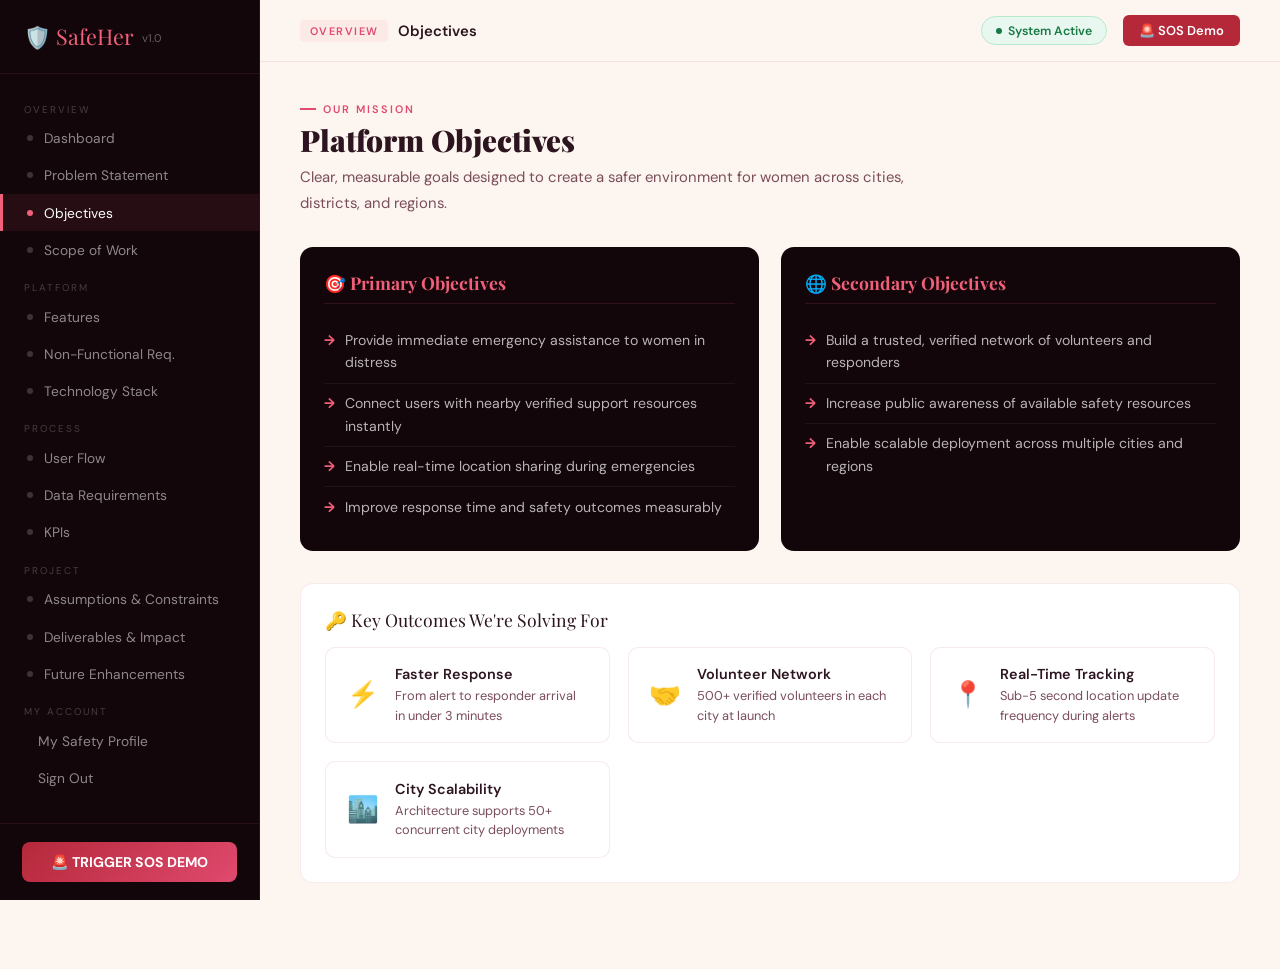
<file: objectives.html>
<!DOCTYPE html>
<html lang="en">
<head>
<meta charset="UTF-8"><meta name="viewport" content="width=device-width, initial-scale=1.0">
<title>SafeHer — Objectives</title>
<link href="https://fonts.googleapis.com/css2?family=Playfair+Display:wght@700;900&family=DM+Sans:wght@300;400;500;600&display=swap" rel="stylesheet">
<style>

:root{--crimson:#b5283a;--rose:#e04a6e;--deep:#13060a;--warm:#fdf6f0;--cream:#fef0ec;--text:#2d1520;--muted:#7a4d5a;--accent:#f0607a;--green:#1a7a45;--sidebar-w:260px;}
*{margin:0;padding:0;box-sizing:border-box;}html{scroll-behavior:smooth;}
body{font-family:'DM Sans',sans-serif;background:var(--warm);color:var(--text);display:flex;min-height:100vh;overflow-x:hidden;}
.sidebar{width:var(--sidebar-w);min-height:100vh;background:var(--deep);position:fixed;top:0;left:0;bottom:0;z-index:200;display:flex;flex-direction:column;border-right:1px solid rgba(240,96,122,.12);}
.sidebar-logo{padding:1.4rem 1.5rem;border-bottom:1px solid rgba(240,96,122,.1);font-family:'Playfair Display',serif;font-size:1.35rem;color:var(--accent);display:flex;align-items:center;gap:.5rem;}
.sidebar-logo small{color:rgba(255,255,255,.35);font-size:.7rem;font-family:'DM Sans',sans-serif;margin-top:4px;}
.sidebar-nav{flex:1;padding:1rem 0;overflow-y:auto;}
.nav-grp{font-size:.62rem;letter-spacing:2px;text-transform:uppercase;color:rgba(255,255,255,.22);padding:.8rem 1.5rem .25rem;}
.sidebar-link{display:flex;align-items:center;gap:.7rem;padding:.6rem 1.5rem;color:rgba(255,255,255,.52);text-decoration:none;font-size:.86rem;transition:all .2s;border-left:3px solid transparent;}
.sidebar-link:hover,.sidebar-link.active{color:#fff;background:rgba(240,96,122,.08);border-left-color:var(--accent);}
.sdot{width:6px;height:6px;border-radius:50%;background:rgba(255,255,255,.18);flex-shrink:0;transition:background .2s;}
.sidebar-link.active .sdot{background:var(--accent);}
.sidebar-bottom{padding:1.1rem 1.4rem;border-top:1px solid rgba(240,96,122,.1);}
.sos-mini{width:100%;padding:.7rem;border-radius:8px;background:linear-gradient(135deg,var(--crimson),var(--rose));border:none;color:#fff;font-weight:700;font-size:.88rem;cursor:pointer;font-family:'DM Sans',sans-serif;display:flex;align-items:center;justify-content:center;gap:.5rem;transition:opacity .2s;}
.sos-mini:hover{opacity:.88;}
.main{margin-left:var(--sidebar-w);flex:1;min-width:0;}
.topbar{height:62px;background:rgba(253,246,240,.95);backdrop-filter:blur(12px);border-bottom:1px solid rgba(181,40,58,.1);position:sticky;top:0;z-index:100;display:flex;align-items:center;justify-content:space-between;padding:0 2.5rem;}
.tb-left{display:flex;align-items:center;gap:.6rem;}
.tb-tag{font-size:.68rem;font-weight:600;letter-spacing:1.5px;text-transform:uppercase;color:var(--rose);background:rgba(240,96,122,.08);padding:.25rem .6rem;border-radius:4px;}
.tb-title{font-size:.93rem;font-weight:600;color:var(--text);}
.tb-right{display:flex;align-items:center;gap:1rem;}
.live-badge{display:flex;align-items:center;gap:.4rem;background:#e8f8f0;color:#1a7a45;font-size:.77rem;font-weight:600;padding:.32rem .85rem;border-radius:100px;border:1px solid #b8e8cc;}
.ldot{width:6px;height:6px;border-radius:50%;background:#1a7a45;animation:blink 2s infinite;}
@keyframes blink{0%,100%{opacity:1;}50%{opacity:.3;}}
.tb-sos{background:var(--crimson);color:#fff;border:none;padding:.42rem 1rem;border-radius:6px;font-size:.81rem;font-weight:600;cursor:pointer;font-family:'DM Sans',sans-serif;transition:background .2s;}
.tb-sos:hover{background:#8b1a2b;}
.pb{padding:2.5rem 2.5rem 4rem;animation:fadeUp .3s ease;}
@keyframes fadeUp{from{opacity:0;transform:translateY(10px);}to{opacity:1;transform:translateY(0);}}
.lbl{font-size:.68rem;font-weight:600;letter-spacing:2px;text-transform:uppercase;color:var(--rose);margin-bottom:.35rem;display:flex;align-items:center;gap:.45rem;}
.lbl::before{content:'';width:16px;height:2px;background:var(--rose);display:inline-block;}
.h2{font-family:'Playfair Display',serif;font-size:1.85rem;font-weight:900;line-height:1.2;color:var(--text);margin-bottom:.45rem;}
.desc{font-size:.93rem;color:var(--muted);line-height:1.75;margin-bottom:1.9rem;max-width:640px;}
.card{background:#fff;border:1px solid rgba(181,40,58,.09);border-radius:13px;padding:1.5rem;margin-bottom:1.4rem;}
.card-hd{font-family:'Playfair Display',serif;font-size:1.1rem;color:var(--text);margin-bottom:1rem;display:flex;align-items:center;justify-content:space-between;flex-wrap:wrap;gap:.5rem;}
.bx{font-family:'DM Sans',sans-serif;font-size:.7rem;font-weight:600;padding:.28rem .7rem;border-radius:100px;}
.bx-red{background:#fce8ec;color:#b5283a;border:1px solid #f0b8c5;}
.bx-green{background:#e8f8f0;color:#1a7a45;border:1px solid #b8e8cc;}
.bx-blue{background:#e8f0fc;color:#1a4ab5;border:1px solid #b8ccf0;}
.bx-amber{background:#faf0e0;color:#8a5c00;border:1px solid #f0d8a0;}
.bx-muted{background:#f5f0f2;color:var(--muted);border:1px solid #e8dde0;}
.g2{display:grid;grid-template-columns:1fr 1fr;gap:1.4rem;}
.g3{display:grid;grid-template-columns:repeat(3,1fr);gap:1.2rem;}
.g4{display:grid;grid-template-columns:repeat(4,1fr);gap:1rem;}
.ga{display:grid;grid-template-columns:repeat(auto-fit,minmax(220px,1fr));gap:1.1rem;}
.sos-overlay{position:fixed;inset:0;z-index:500;background:rgba(0,0,0,.87);display:none;align-items:center;justify-content:center;}
.sos-overlay.open{display:flex;}
.sos-modal{background:var(--deep);border-radius:20px;padding:2.5rem;text-align:center;max-width:420px;width:90%;border:1px solid rgba(240,96,122,.3);}
.smring{position:relative;width:155px;height:155px;margin:0 auto 1.5rem;}
.sr{position:absolute;inset:0;border-radius:50%;border:2px solid rgba(240,96,122,.3);animation:rp 2s infinite;}
.sr:nth-child(2){inset:20px;animation-delay:.3s;}.sr:nth-child(3){inset:40px;animation-delay:.6s;}
@keyframes rp{0%,100%{transform:scale(1);opacity:.4;}50%{transform:scale(1.04);opacity:1;}}
.src{position:absolute;inset:52px;border-radius:50%;background:linear-gradient(135deg,#b5283a,#e04a6e);display:flex;flex-direction:column;align-items:center;justify-content:center;box-shadow:0 0 30px rgba(176,40,58,.7);}
.src strong{font-size:1.25rem;color:#fff;letter-spacing:2px;}
.sos-modal h2{font-family:'Playfair Display',serif;color:#fff;font-size:1.45rem;margin-bottom:.5rem;}
.sos-modal p{color:rgba(255,255,255,.6);font-size:.88rem;line-height:1.7;margin-bottom:1.4rem;}
.scd{font-size:2.5rem;font-weight:700;color:var(--accent);margin-bottom:1.2rem;font-family:'Playfair Display',serif;}
.smsg{font-size:.86rem;font-weight:600;margin-bottom:1.2rem;display:none;}
.smsg-s{color:var(--accent);}.smsg-ok{color:#1a7a45;}
.scbtn{background:transparent;border:1px solid rgba(255,255,255,.2);color:rgba(255,255,255,.7);padding:.58rem 1.4rem;border-radius:8px;cursor:pointer;font-family:'DM Sans',sans-serif;font-size:.86rem;transition:all .2s;}
.scbtn:hover{border-color:rgba(255,255,255,.4);color:#fff;}
.toast{position:fixed;top:78px;right:1.4rem;z-index:600;background:#1a7a45;color:#fff;padding:.72rem 1.2rem;border-radius:10px;font-size:.84rem;font-weight:500;transform:translateX(120%);transition:transform .4s cubic-bezier(.34,1.56,.64,1);}
.toast.show{transform:translateX(0);}
@media(max-width:860px){.sidebar{display:none;}.main{margin-left:0;}.g2,.g3,.g4{grid-template-columns:1fr;}}


.og{background:var(--deep);border-radius:13px;padding:1.5rem;}
.og h3{font-family:'Playfair Display',serif;font-size:1.1rem;color:var(--accent);margin-bottom:1rem;padding-bottom:.6rem;border-bottom:1px solid rgba(240,96,122,.14);}
.oi{display:flex;align-items:flex-start;gap:.6rem;padding:.52rem 0;border-bottom:1px solid rgba(255,255,255,.05);color:rgba(255,255,255,.7);font-size:.88rem;line-height:1.62;}
.oi:last-child{border:none;}
.oa{color:var(--accent);font-weight:700;flex-shrink:0;}
.kp{background:#fff;border:1px solid rgba(181,40,58,.1);border-radius:10px;padding:1.1rem 1.3rem;display:flex;align-items:center;gap:1rem;transition:box-shadow .2s;}
.kp:hover{box-shadow:0 6px 18px rgba(181,40,58,.09);}
.kp-icon{font-size:1.6rem;flex-shrink:0;}
.kp h4{font-size:.9rem;font-weight:600;color:var(--text);margin-bottom:.2rem;}
.kp p{font-size:.8rem;color:var(--muted);line-height:1.5;}

</style>
</head>
<body>
<aside class="sidebar"><div class="sidebar-logo">🛡️ SafeHer <small>v1.0</small></div><nav class="sidebar-nav"><div class="nav-grp">Overview</div><a class="sidebar-link" href="dashboard.html"><span class="sdot"></span>Dashboard</a><a class="sidebar-link" href="problem.html"><span class="sdot"></span>Problem Statement</a><a class="sidebar-link active" href="objectives.html"><span class="sdot"></span>Objectives</a><a class="sidebar-link" href="scope.html"><span class="sdot"></span>Scope of Work</a><div class="nav-grp">Platform</div><a class="sidebar-link" href="features.html"><span class="sdot"></span>Features</a><a class="sidebar-link" href="nfr.html"><span class="sdot"></span>Non-Functional Req.</a><a class="sidebar-link" href="tech.html"><span class="sdot"></span>Technology Stack</a><div class="nav-grp">Process</div><a class="sidebar-link" href="flow.html"><span class="sdot"></span>User Flow</a><a class="sidebar-link" href="data.html"><span class="sdot"></span>Data Requirements</a><a class="sidebar-link" href="kpi.html"><span class="sdot"></span>KPIs</a><div class="nav-grp">Project</div><a class="sidebar-link" href="constraints.html"><span class="sdot"></span>Assumptions & Constraints</a><a class="sidebar-link" href="impact.html"><span class="sdot"></span>Deliverables & Impact</a><a class="sidebar-link" href="future.html"><span class="sdot"></span>Future Enhancements</a>    <div class="nav-grp">My Account</div>
    <a class="sidebar-link" href="profile.html"><span class="sd"></span>My Safety Profile</a>
    <a class="sidebar-link" href="index.html"><span class="sd"></span>Sign Out</a>
  </nav><div class="sidebar-bottom"><button class="sos-mini" onclick="openSOS()">🚨 TRIGGER SOS DEMO</button></div></aside>
<main class="main">
  <header class="topbar">
    <div class="tb-left"><span class="tb-tag">Overview</span><span class="tb-title">Objectives</span></div>
    <div class="tb-right"><div class="live-badge"><span class="ldot"></span>System Active</div><button class="tb-sos" onclick="openSOS()">🚨 SOS Demo</button></div>
  </header>
  <div class="pb">
<div class="lbl">Our Mission</div>
<div class="h2">Platform Objectives</div>
<div class="desc">Clear, measurable goals designed to create a safer environment for women across cities, districts, and regions.</div>
<div class="g2" style="margin-bottom:2rem">
  <div class="og"><h3>🎯 Primary Objectives</h3>
    <div class="oi"><span class="oa">→</span>Provide immediate emergency assistance to women in distress</div>
    <div class="oi"><span class="oa">→</span>Connect users with nearby verified support resources instantly</div>
    <div class="oi"><span class="oa">→</span>Enable real-time location sharing during emergencies</div>
    <div class="oi"><span class="oa">→</span>Improve response time and safety outcomes measurably</div>
  </div>
  <div class="og"><h3>🌐 Secondary Objectives</h3>
    <div class="oi"><span class="oa">→</span>Build a trusted, verified network of volunteers and responders</div>
    <div class="oi"><span class="oa">→</span>Increase public awareness of available safety resources</div>
    <div class="oi"><span class="oa">→</span>Enable scalable deployment across multiple cities and regions</div>
  </div>
</div>
<div class="card">
  <div class="card-hd">🔑 Key Outcomes We're Solving For</div>
  <div class="ga">
    <div class="kp"><div class="kp-icon">⚡</div><div><h4>Faster Response</h4><p>From alert to responder arrival in under 3 minutes</p></div></div>
    <div class="kp"><div class="kp-icon">🤝</div><div><h4>Volunteer Network</h4><p>500+ verified volunteers in each city at launch</p></div></div>
    <div class="kp"><div class="kp-icon">📍</div><div><h4>Real-Time Tracking</h4><p>Sub-5 second location update frequency during alerts</p></div></div>
    <div class="kp"><div class="kp-icon">🏙️</div><div><h4>City Scalability</h4><p>Architecture supports 50+ concurrent city deployments</p></div></div>
  </div>
</div>
</div>
</main>

<div class="sos-overlay" id="so">
  <div class="sos-modal">
    <div class="smring"><div class="sr"></div><div class="sr"></div><div class="sr"></div><div class="src"><strong>SOS</strong></div></div>
    <h2>Emergency Alert Sending</h2>
    <p>Your live location is being shared with nearby volunteers and your emergency contacts. Help is on the way.</p>
    <div class="scd" id="sc">5</div>
    <div class="smsg smsg-s" id="ss">📡 Broadcasting alert to 3 nearby volunteers...</div>
    <div class="smsg smsg-ok" id="sok">✅ Alert sent! Priya Rao is responding — 0.4 km away</div>
    <button class="scbtn" id="scb" onclick="closeSOS()">Cancel Alert</button>
  </div>
</div>
<div class="toast" id="tst">✅ Alert successfully cancelled</div>

<script src="script.js"></script>
<script>
var _st=null;
function openSOS(){
  var o=document.getElementById('so');o.classList.add('open');
  var c=5,ce=document.getElementById('sc'),se=document.getElementById('ss'),ste=document.getElementById('sok'),cb=document.getElementById('scb');
  ce.style.display='block';se.style.display='none';ste.style.display='none';cb.textContent='Cancel Alert';ce.textContent=c;
  if(_st)clearInterval(_st);
  _st=setInterval(function(){c--;if(c>0){ce.textContent=c;}else{clearInterval(_st);ce.style.display='none';se.style.display='block';setTimeout(function(){se.style.display='none';ste.style.display='block';cb.textContent='Close';if(typeof recordSOSAlert==='function')recordSOSAlert();},2000);}},1000);
}
function closeSOS(){
  if(_st)clearInterval(_st);
  document.getElementById('so').classList.remove('open');
  var t=document.getElementById('tst');t.classList.add('show');setTimeout(function(){t.classList.remove('show');},3000);
}
</script>
</body></html>
</file>
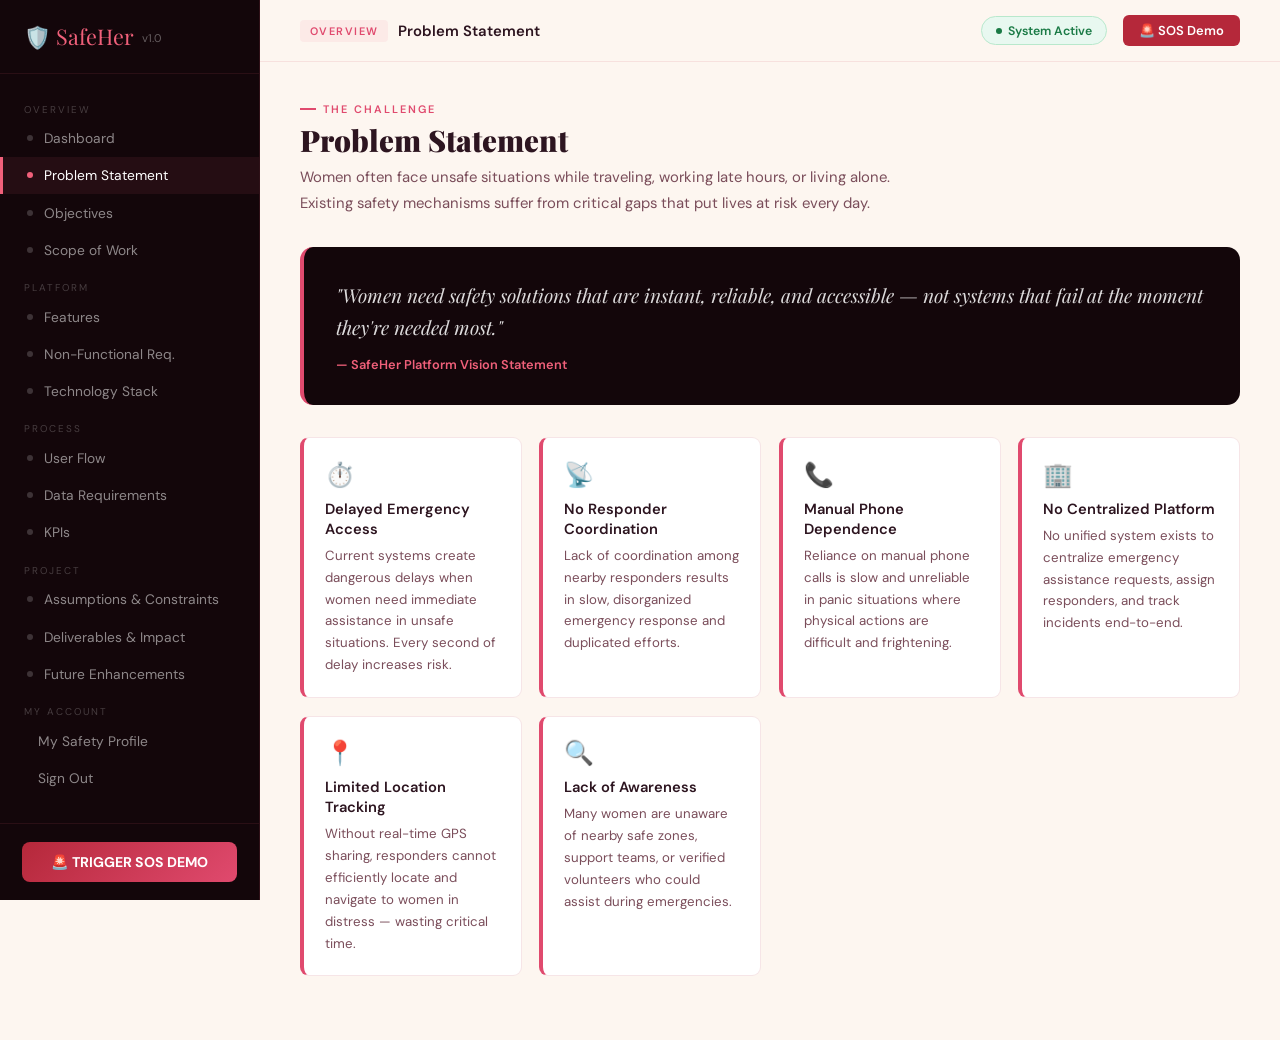
<file: problem.html>
<!DOCTYPE html>
<html lang="en">
<head>
<meta charset="UTF-8"><meta name="viewport" content="width=device-width, initial-scale=1.0">
<title>SafeHer — Problem Statement</title>
<link href="https://fonts.googleapis.com/css2?family=Playfair+Display:wght@700;900&family=DM+Sans:wght@300;400;500;600&display=swap" rel="stylesheet">
<style>

:root{--crimson:#b5283a;--rose:#e04a6e;--deep:#13060a;--warm:#fdf6f0;--cream:#fef0ec;--text:#2d1520;--muted:#7a4d5a;--accent:#f0607a;--green:#1a7a45;--sidebar-w:260px;}
*{margin:0;padding:0;box-sizing:border-box;}html{scroll-behavior:smooth;}
body{font-family:'DM Sans',sans-serif;background:var(--warm);color:var(--text);display:flex;min-height:100vh;overflow-x:hidden;}
.sidebar{width:var(--sidebar-w);min-height:100vh;background:var(--deep);position:fixed;top:0;left:0;bottom:0;z-index:200;display:flex;flex-direction:column;border-right:1px solid rgba(240,96,122,.12);}
.sidebar-logo{padding:1.4rem 1.5rem;border-bottom:1px solid rgba(240,96,122,.1);font-family:'Playfair Display',serif;font-size:1.35rem;color:var(--accent);display:flex;align-items:center;gap:.5rem;}
.sidebar-logo small{color:rgba(255,255,255,.35);font-size:.7rem;font-family:'DM Sans',sans-serif;margin-top:4px;}
.sidebar-nav{flex:1;padding:1rem 0;overflow-y:auto;}
.nav-grp{font-size:.62rem;letter-spacing:2px;text-transform:uppercase;color:rgba(255,255,255,.22);padding:.8rem 1.5rem .25rem;}
.sidebar-link{display:flex;align-items:center;gap:.7rem;padding:.6rem 1.5rem;color:rgba(255,255,255,.52);text-decoration:none;font-size:.86rem;transition:all .2s;border-left:3px solid transparent;}
.sidebar-link:hover,.sidebar-link.active{color:#fff;background:rgba(240,96,122,.08);border-left-color:var(--accent);}
.sdot{width:6px;height:6px;border-radius:50%;background:rgba(255,255,255,.18);flex-shrink:0;transition:background .2s;}
.sidebar-link.active .sdot{background:var(--accent);}
.sidebar-bottom{padding:1.1rem 1.4rem;border-top:1px solid rgba(240,96,122,.1);}
.sos-mini{width:100%;padding:.7rem;border-radius:8px;background:linear-gradient(135deg,var(--crimson),var(--rose));border:none;color:#fff;font-weight:700;font-size:.88rem;cursor:pointer;font-family:'DM Sans',sans-serif;display:flex;align-items:center;justify-content:center;gap:.5rem;transition:opacity .2s;}
.sos-mini:hover{opacity:.88;}
.main{margin-left:var(--sidebar-w);flex:1;min-width:0;}
.topbar{height:62px;background:rgba(253,246,240,.95);backdrop-filter:blur(12px);border-bottom:1px solid rgba(181,40,58,.1);position:sticky;top:0;z-index:100;display:flex;align-items:center;justify-content:space-between;padding:0 2.5rem;}
.tb-left{display:flex;align-items:center;gap:.6rem;}
.tb-tag{font-size:.68rem;font-weight:600;letter-spacing:1.5px;text-transform:uppercase;color:var(--rose);background:rgba(240,96,122,.08);padding:.25rem .6rem;border-radius:4px;}
.tb-title{font-size:.93rem;font-weight:600;color:var(--text);}
.tb-right{display:flex;align-items:center;gap:1rem;}
.live-badge{display:flex;align-items:center;gap:.4rem;background:#e8f8f0;color:#1a7a45;font-size:.77rem;font-weight:600;padding:.32rem .85rem;border-radius:100px;border:1px solid #b8e8cc;}
.ldot{width:6px;height:6px;border-radius:50%;background:#1a7a45;animation:blink 2s infinite;}
@keyframes blink{0%,100%{opacity:1;}50%{opacity:.3;}}
.tb-sos{background:var(--crimson);color:#fff;border:none;padding:.42rem 1rem;border-radius:6px;font-size:.81rem;font-weight:600;cursor:pointer;font-family:'DM Sans',sans-serif;transition:background .2s;}
.tb-sos:hover{background:#8b1a2b;}
.pb{padding:2.5rem 2.5rem 4rem;animation:fadeUp .3s ease;}
@keyframes fadeUp{from{opacity:0;transform:translateY(10px);}to{opacity:1;transform:translateY(0);}}
.lbl{font-size:.68rem;font-weight:600;letter-spacing:2px;text-transform:uppercase;color:var(--rose);margin-bottom:.35rem;display:flex;align-items:center;gap:.45rem;}
.lbl::before{content:'';width:16px;height:2px;background:var(--rose);display:inline-block;}
.h2{font-family:'Playfair Display',serif;font-size:1.85rem;font-weight:900;line-height:1.2;color:var(--text);margin-bottom:.45rem;}
.desc{font-size:.93rem;color:var(--muted);line-height:1.75;margin-bottom:1.9rem;max-width:640px;}
.card{background:#fff;border:1px solid rgba(181,40,58,.09);border-radius:13px;padding:1.5rem;margin-bottom:1.4rem;}
.card-hd{font-family:'Playfair Display',serif;font-size:1.1rem;color:var(--text);margin-bottom:1rem;display:flex;align-items:center;justify-content:space-between;flex-wrap:wrap;gap:.5rem;}
.bx{font-family:'DM Sans',sans-serif;font-size:.7rem;font-weight:600;padding:.28rem .7rem;border-radius:100px;}
.bx-red{background:#fce8ec;color:#b5283a;border:1px solid #f0b8c5;}
.bx-green{background:#e8f8f0;color:#1a7a45;border:1px solid #b8e8cc;}
.bx-blue{background:#e8f0fc;color:#1a4ab5;border:1px solid #b8ccf0;}
.bx-amber{background:#faf0e0;color:#8a5c00;border:1px solid #f0d8a0;}
.bx-muted{background:#f5f0f2;color:var(--muted);border:1px solid #e8dde0;}
.g2{display:grid;grid-template-columns:1fr 1fr;gap:1.4rem;}
.g3{display:grid;grid-template-columns:repeat(3,1fr);gap:1.2rem;}
.g4{display:grid;grid-template-columns:repeat(4,1fr);gap:1rem;}
.ga{display:grid;grid-template-columns:repeat(auto-fit,minmax(220px,1fr));gap:1.1rem;}
.sos-overlay{position:fixed;inset:0;z-index:500;background:rgba(0,0,0,.87);display:none;align-items:center;justify-content:center;}
.sos-overlay.open{display:flex;}
.sos-modal{background:var(--deep);border-radius:20px;padding:2.5rem;text-align:center;max-width:420px;width:90%;border:1px solid rgba(240,96,122,.3);}
.smring{position:relative;width:155px;height:155px;margin:0 auto 1.5rem;}
.sr{position:absolute;inset:0;border-radius:50%;border:2px solid rgba(240,96,122,.3);animation:rp 2s infinite;}
.sr:nth-child(2){inset:20px;animation-delay:.3s;}.sr:nth-child(3){inset:40px;animation-delay:.6s;}
@keyframes rp{0%,100%{transform:scale(1);opacity:.4;}50%{transform:scale(1.04);opacity:1;}}
.src{position:absolute;inset:52px;border-radius:50%;background:linear-gradient(135deg,#b5283a,#e04a6e);display:flex;flex-direction:column;align-items:center;justify-content:center;box-shadow:0 0 30px rgba(176,40,58,.7);}
.src strong{font-size:1.25rem;color:#fff;letter-spacing:2px;}
.sos-modal h2{font-family:'Playfair Display',serif;color:#fff;font-size:1.45rem;margin-bottom:.5rem;}
.sos-modal p{color:rgba(255,255,255,.6);font-size:.88rem;line-height:1.7;margin-bottom:1.4rem;}
.scd{font-size:2.5rem;font-weight:700;color:var(--accent);margin-bottom:1.2rem;font-family:'Playfair Display',serif;}
.smsg{font-size:.86rem;font-weight:600;margin-bottom:1.2rem;display:none;}
.smsg-s{color:var(--accent);}.smsg-ok{color:#1a7a45;}
.scbtn{background:transparent;border:1px solid rgba(255,255,255,.2);color:rgba(255,255,255,.7);padding:.58rem 1.4rem;border-radius:8px;cursor:pointer;font-family:'DM Sans',sans-serif;font-size:.86rem;transition:all .2s;}
.scbtn:hover{border-color:rgba(255,255,255,.4);color:#fff;}
.toast{position:fixed;top:78px;right:1.4rem;z-index:600;background:#1a7a45;color:#fff;padding:.72rem 1.2rem;border-radius:10px;font-size:.84rem;font-weight:500;transform:translateX(120%);transition:transform .4s cubic-bezier(.34,1.56,.64,1);}
.toast.show{transform:translateX(0);}
@media(max-width:860px){.sidebar{display:none;}.main{margin-left:0;}.g2,.g3,.g4{grid-template-columns:1fr;}}


.pc{border:1px solid rgba(181,40,58,.12);border-left:4px solid var(--rose);border-radius:9px;padding:1.3rem;background:#fff;transition:transform .2s,box-shadow .2s;}
.pc:hover{transform:translateY(-3px);box-shadow:0 8px 22px rgba(181,40,58,.1);}
.pi{font-size:1.5rem;margin-bottom:.55rem;}
.pc h4{font-size:.92rem;font-weight:600;color:var(--text);margin-bottom:.38rem;}
.pc p{font-size:.83rem;color:var(--muted);line-height:1.65;}
.big-quote{background:var(--deep);border-radius:13px;padding:2rem;margin-bottom:2rem;border-left:4px solid var(--rose);}
.big-quote p{font-family:'Playfair Display',serif;font-size:1.2rem;color:rgba(255,255,255,.85);line-height:1.7;font-style:italic;}
.big-quote cite{display:block;margin-top:.75rem;font-size:.8rem;color:var(--accent);font-style:normal;font-weight:600;}

</style>
</head>
<body>
<aside class="sidebar"><div class="sidebar-logo">🛡️ SafeHer <small>v1.0</small></div><nav class="sidebar-nav"><div class="nav-grp">Overview</div><a class="sidebar-link" href="dashboard.html"><span class="sdot"></span>Dashboard</a><a class="sidebar-link active" href="problem.html"><span class="sdot"></span>Problem Statement</a><a class="sidebar-link" href="objectives.html"><span class="sdot"></span>Objectives</a><a class="sidebar-link" href="scope.html"><span class="sdot"></span>Scope of Work</a><div class="nav-grp">Platform</div><a class="sidebar-link" href="features.html"><span class="sdot"></span>Features</a><a class="sidebar-link" href="nfr.html"><span class="sdot"></span>Non-Functional Req.</a><a class="sidebar-link" href="tech.html"><span class="sdot"></span>Technology Stack</a><div class="nav-grp">Process</div><a class="sidebar-link" href="flow.html"><span class="sdot"></span>User Flow</a><a class="sidebar-link" href="data.html"><span class="sdot"></span>Data Requirements</a><a class="sidebar-link" href="kpi.html"><span class="sdot"></span>KPIs</a><div class="nav-grp">Project</div><a class="sidebar-link" href="constraints.html"><span class="sdot"></span>Assumptions & Constraints</a><a class="sidebar-link" href="impact.html"><span class="sdot"></span>Deliverables & Impact</a><a class="sidebar-link" href="future.html"><span class="sdot"></span>Future Enhancements</a>
    <div class="nav-grp">My Account</div>
      <a class="sidebar-link" href="profile.html"><span class="sd"></span>My Safety Profile</a>
      <a class="sidebar-link" href="index.html"><span class="sd"></span>Sign Out</a>
  </nav><div class="sidebar-bottom"><button class="sos-mini" onclick="openSOS()">🚨 TRIGGER SOS DEMO</button></div></aside>
<main class="main">
  <header class="topbar">
    <div class="tb-left"><span class="tb-tag">Overview</span><span class="tb-title">Problem Statement</span></div>
    <div class="tb-right"><div class="live-badge"><span class="ldot"></span>System Active</div><button class="tb-sos" onclick="openSOS()">🚨 SOS Demo</button></div>
  </header>
  <div class="pb">
<div class="lbl">The Challenge</div>
<div class="h2">Problem Statement</div>
<div class="desc">Women often face unsafe situations while traveling, working late hours, or living alone. Existing safety mechanisms suffer from critical gaps that put lives at risk every day.</div>
<div class="big-quote">
  <p>"Women need safety solutions that are instant, reliable, and accessible — not systems that fail at the moment they're needed most."</p>
  <cite>— SafeHer Platform Vision Statement</cite>
</div>
<div class="ga">
  <div class="pc"><div class="pi">⏱️</div><h4>Delayed Emergency Access</h4><p>Current systems create dangerous delays when women need immediate assistance in unsafe situations. Every second of delay increases risk.</p></div>
  <div class="pc"><div class="pi">📡</div><h4>No Responder Coordination</h4><p>Lack of coordination among nearby responders results in slow, disorganized emergency response and duplicated efforts.</p></div>
  <div class="pc"><div class="pi">📞</div><h4>Manual Phone Dependence</h4><p>Reliance on manual phone calls is slow and unreliable in panic situations where physical actions are difficult and frightening.</p></div>
  <div class="pc"><div class="pi">🏢</div><h4>No Centralized Platform</h4><p>No unified system exists to centralize emergency assistance requests, assign responders, and track incidents end-to-end.</p></div>
  <div class="pc"><div class="pi">📍</div><h4>Limited Location Tracking</h4><p>Without real-time GPS sharing, responders cannot efficiently locate and navigate to women in distress — wasting critical time.</p></div>
  <div class="pc"><div class="pi">🔍</div><h4>Lack of Awareness</h4><p>Many women are unaware of nearby safe zones, support teams, or verified volunteers who could assist during emergencies.</p></div>
</div>
</div>
</main>

<div class="sos-overlay" id="so">
  <div class="sos-modal">
    <div class="smring"><div class="sr"></div><div class="sr"></div><div class="sr"></div><div class="src"><strong>SOS</strong></div></div>
    <h2>Emergency Alert Sending</h2>
    <p>Your live location is being shared with nearby volunteers and your emergency contacts. Help is on the way.</p>
    <div class="scd" id="sc">5</div>
    <div class="smsg smsg-s" id="ss">📡 Broadcasting alert to 3 nearby volunteers...</div>
    <div class="smsg smsg-ok" id="sok">✅ Alert sent! Priya Rao is responding — 0.4 km away</div>
    <button class="scbtn" id="scb" onclick="closeSOS()">Cancel Alert</button>
  </div>
</div>
<div class="toast" id="tst">✅ Alert successfully cancelled</div>

<script src="script.js"></script>
<script>
var _st=null;
function openSOS(){
  var o=document.getElementById('so');o.classList.add('open');
  var c=5,ce=document.getElementById('sc'),se=document.getElementById('ss'),ste=document.getElementById('sok'),cb=document.getElementById('scb');
  ce.style.display='block';se.style.display='none';ste.style.display='none';cb.textContent='Cancel Alert';ce.textContent=c;
  if(_st)clearInterval(_st);
  _st=setInterval(function(){c--;if(c>0){ce.textContent=c;}else{clearInterval(_st);ce.style.display='none';se.style.display='block';setTimeout(function(){se.style.display='none';ste.style.display='block';cb.textContent='Close';if(typeof recordSOSAlert==='function')recordSOSAlert();},2000);}},1000);
}
function closeSOS(){
  if(_st)clearInterval(_st);
  document.getElementById('so').classList.remove('open');
  var t=document.getElementById('tst');t.classList.add('show');setTimeout(function(){t.classList.remove('show');},3000);
}
</script>
</body></html>
</file>
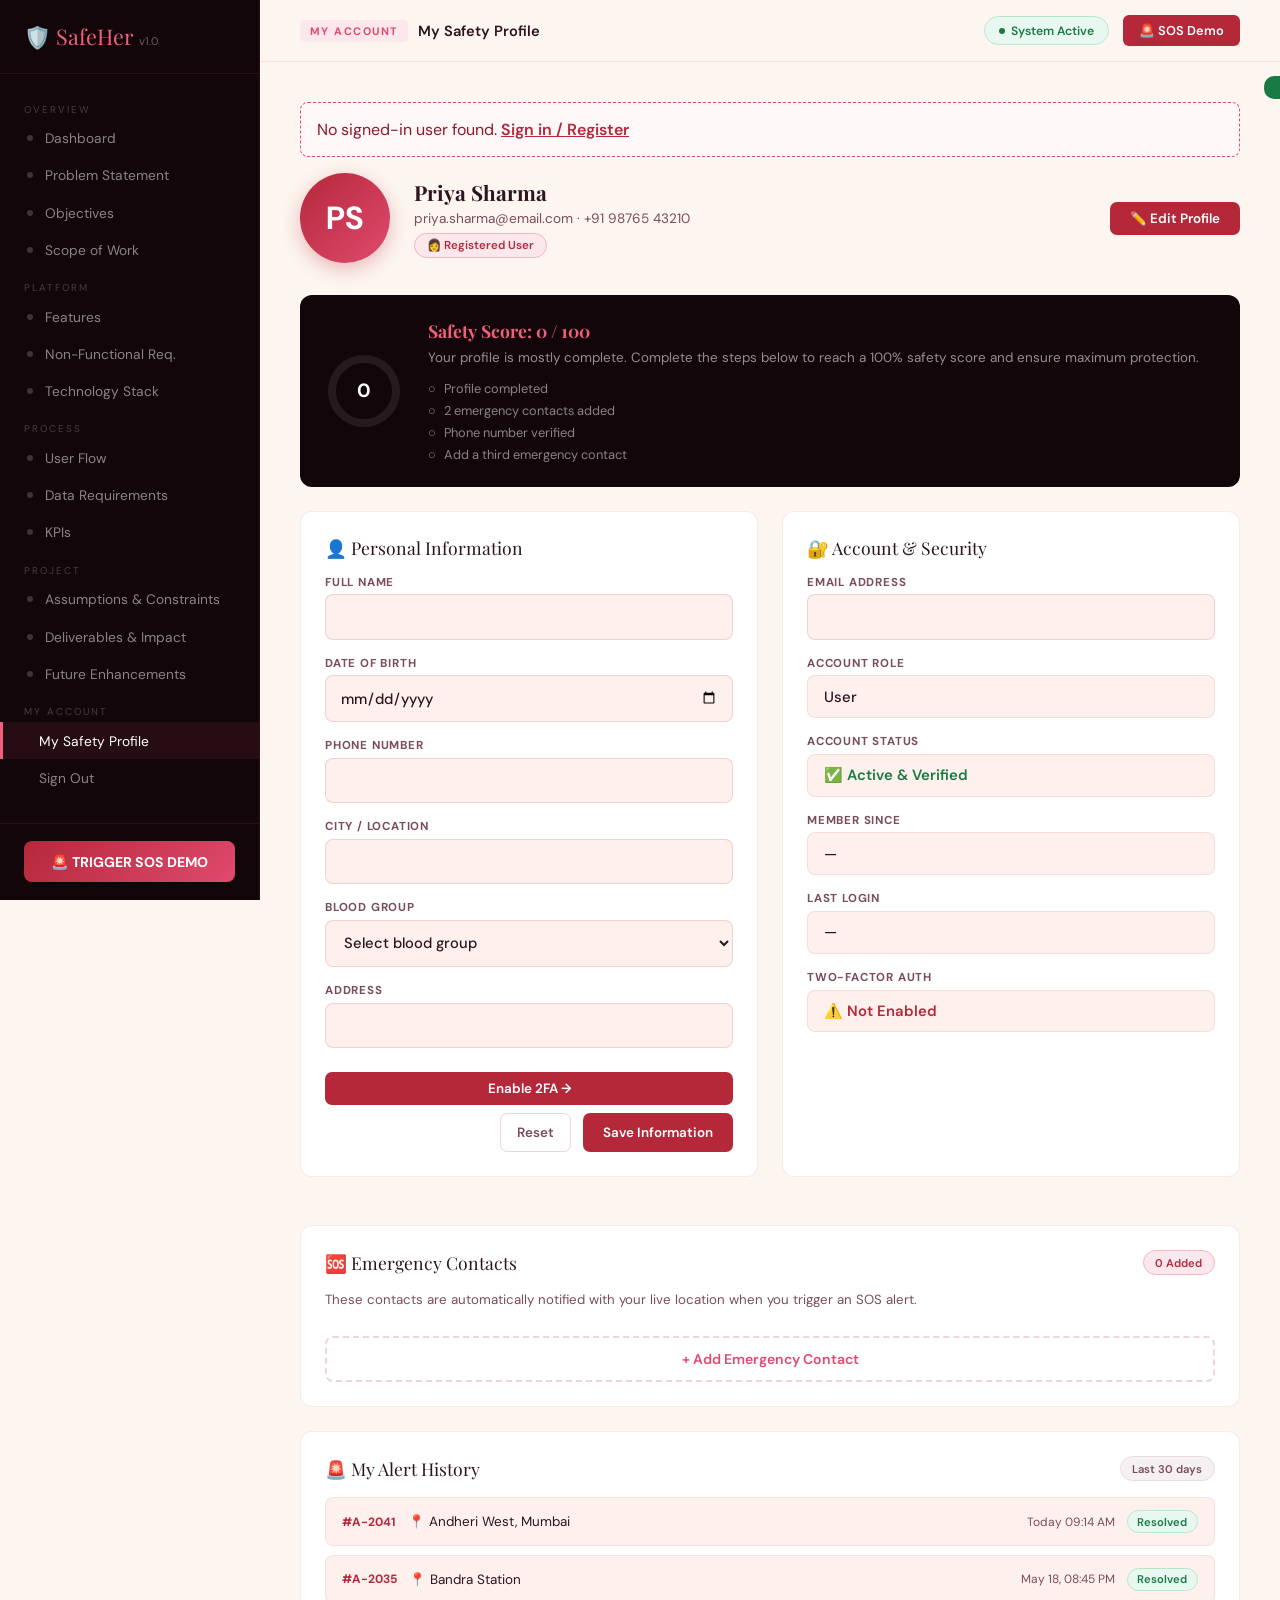
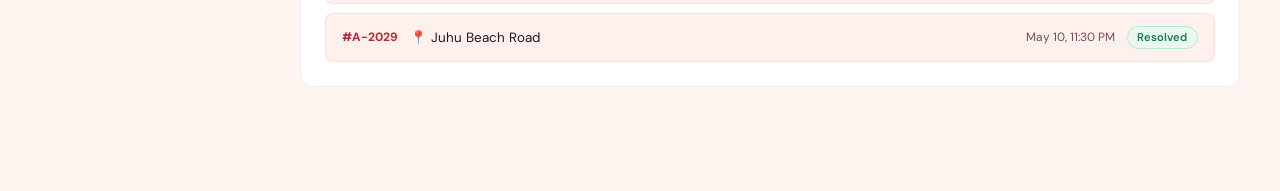
<file: profile.html>
<!DOCTYPE html>
<html lang="en">
<head>
<meta charset="UTF-8">
<meta name="viewport" content="width=device-width,initial-scale=1.0">
<title>SafeHer — My Safety Profile</title>
<link href="https://fonts.googleapis.com/css2?family=Playfair+Display:wght@700;900&family=DM+Sans:wght@300;400;500;600&display=swap" rel="stylesheet">
<link rel="stylesheet" href="style.css">
<style>
  .sidebar-logo{padding:1.4rem 1.5rem;border-bottom:1px solid rgba(240,96,122,.1);font-family:'Playfair Display',serif;font-size:1.35rem;color:var(--accent);display:flex;align-items:center;gap:.5rem;}
.sidebar-logo a{color:inherit;text-decoration:none;}
.sidebar-logo small{color:rgba(255,255,255,.35);font-size:.7rem;font-family:'DM Sans',sans-serif;margin-top:4px;}
.avatar-block{display:flex;align-items:center;gap:1.5rem;margin-bottom:2rem;}
.avatar{width:90px;height:90px;border-radius:50%;background:linear-gradient(135deg,var(--crimson),var(--rose));display:flex;align-items:center;justify-content:center;font-size:2rem;font-weight:700;color:#fff;flex-shrink:0;box-shadow:0 6px 20px rgba(181,40,58,.3);}
.avatar-info h3{font-family:'Playfair Display',serif;font-size:1.3rem;color:var(--text);margin-bottom:.25rem;}
.avatar-info p{font-size:.85rem;color:var(--muted);}
.avatar-info .role-tag{display:inline-flex;align-items:center;gap:.3rem;background:#fce8ec;color:var(--crimson);border:1px solid #f0b8c5;padding:.25rem .75rem;border-radius:100px;font-size:.72rem;font-weight:600;margin-top:.4rem;}
.edit-btn{background:var(--crimson);color:#fff;border:none;padding:.5rem 1.25rem;border-radius:7px;font-family:'DM Sans',sans-serif;font-size:.84rem;font-weight:600;cursor:pointer;margin-left:auto;transition:background .2s;}
.edit-btn:hover{background:#8b1a2b;}
.profile-grid{display:grid;grid-template-columns:1fr 1fr;gap:1.5rem;margin-bottom:1.5rem;}
.info-group{margin-bottom:1rem;}
.info-group label{font-size:.72rem;font-weight:700;color:var(--muted);letter-spacing:.8px;text-transform:uppercase;display:block;margin-bottom:.3rem;}
.info-group .val{font-size:.93rem;color:var(--text);font-weight:500;padding:.65rem 1rem;background:var(--cream);border:1px solid rgba(181,40,58,.1);border-radius:8px;}
.info-group input,.info-group select{width:100%;font-family:'DM Sans',sans-serif;font-size:.92rem;color:var(--text);font-weight:500;background:var(--cream);border:1px solid rgba(181,40,58,.16);border-radius:8px;padding:.72rem .85rem;outline:none;transition:border-color .2s,box-shadow .2s;}
.info-group input:focus,.info-group select:focus{border-color:var(--rose);box-shadow:0 0 0 3px rgba(224,74,110,.12);}
.profile-actions{display:flex;justify-content:flex-end;gap:.75rem;margin-top:.5rem;}
.profile-save{background:var(--crimson);color:#fff;border:none;padding:.65rem 1.25rem;border-radius:7px;font-family:'DM Sans',sans-serif;font-size:.84rem;font-weight:600;cursor:pointer;}
.profile-save:hover{background:#8b1a2b;}
.profile-reset{background:transparent;border:1px solid rgba(181,40,58,.2);color:var(--muted);padding:.65rem 1rem;border-radius:7px;font-family:'DM Sans',sans-serif;font-size:.84rem;font-weight:600;cursor:pointer;}
.profile-reset:hover{border-color:var(--crimson);color:var(--crimson);}
.contacts-list{display:flex;flex-direction:column;gap:.75rem;}
.contact-item{display:flex;align-items:center;gap:1rem;padding:1rem;border:1px solid rgba(181,40,58,.1);border-radius:10px;background:var(--cream);}
.contact-avatar{width:40px;height:40px;border-radius:50%;display:flex;align-items:center;justify-content:center;font-size:.9rem;font-weight:700;flex-shrink:0;}
.contact-info{flex:1;}
.contact-info .cn{font-size:.9rem;font-weight:600;color:var(--text);}
.contact-info .cr{font-size:.78rem;color:var(--muted);}
.contact-info .cp{font-size:.82rem;color:var(--text);margin-top:.15rem;}
.remove-btn{background:transparent;border:1px solid rgba(181,40,58,.2);color:var(--muted);padding:.35rem .8rem;border-radius:6px;font-size:.75rem;cursor:pointer;transition:all .2s;}
.remove-btn:hover{border-color:var(--crimson);color:var(--crimson);}
.add-contact-btn{width:100%;padding:.75rem;border-radius:8px;border:2px dashed rgba(181,40,58,.2);background:transparent;color:var(--rose);font-family:'DM Sans',sans-serif;font-size:.88rem;font-weight:600;cursor:pointer;transition:all .2s;margin-top:.75rem;}
.add-contact-btn:hover{border-color:var(--rose);background:#fef5f7;}
.safety-score{background:var(--deep);border-radius:12px;padding:1.5rem;display:flex;align-items:center;gap:1.5rem;margin-bottom:1.5rem;}
.score-ring{position:relative;width:80px;height:80px;flex-shrink:0;}
.score-ring svg{transform:rotate(-90deg);}
.score-ring .score-num{position:absolute;inset:0;display:flex;align-items:center;justify-content:center;font-size:1.2rem;font-weight:700;color:#fff;}
.score-info h3{font-family:'Playfair Display',serif;color:var(--accent);font-size:1.1rem;margin-bottom:.3rem;}
.score-info p{color:rgba(255,255,255,.55);font-size:.84rem;line-height:1.6;}
.score-tips{margin-top:.75rem;display:flex;flex-direction:column;gap:.3rem;}
.tip{display:flex;align-items:center;gap:.5rem;font-size:.8rem;color:rgba(255,255,255,.5);}
.tip.done{color:#1a7a45;}
.tip::before{content:'○';flex-shrink:0;}
.tip.done::before{content:'✓';color:#1a7a45;}
.recent-alerts-mini{display:flex;flex-direction:column;gap:.6rem;}
.ram{display:flex;align-items:center;gap:.75rem;padding:.75rem 1rem;background:var(--cream);border-radius:8px;border:1px solid rgba(181,40,58,.08);}
.ram-id{font-size:.75rem;font-weight:700;color:var(--crimson);min-width:52px;}
.ram-loc{flex:1;font-size:.84rem;color:var(--text);}
.ram-time{font-size:.75rem;color:var(--muted);}
.ram-status{font-size:.7rem;font-weight:600;padding:.2rem .6rem;border-radius:100px;background:#e8f8f0;color:#1a7a45;border:1px solid #b8e8cc;}
.toast{position:fixed;top:76px;right:1.5rem;z-index:600;background:#1a7a45;color:#fff;padding:.72rem 1.2rem;border-radius:10px;font-size:.84rem;font-weight:500;transform:translateX(120%);transition:transform .4s cubic-bezier(.34,1.56,.64,1);}
.toast.show{transform:translateX(0);}
.sov{position:fixed;inset:0;z-index:500;background:rgba(0,0,0,.85);display:none;align-items:center;justify-content:center;}
.sov.open{display:flex;}
.smbox{background:var(--deep);border-radius:20px;padding:2.5rem;text-align:center;max-width:420px;width:90%;border:1px solid rgba(240,96,122,.3);}
.smring{position:relative;width:160px;height:160px;margin:0 auto 1.5rem;}
.r{position:absolute;inset:0;border-radius:50%;border:2px solid rgba(240,96,122,.3);animation:sp 2s infinite;}
.r:nth-child(2){inset:20px;animation-delay:.3s;}.r:nth-child(3){inset:40px;animation-delay:.6s;}
@keyframes sp{0%,100%{transform:scale(1);opacity:.4;}50%{transform:scale(1.04);opacity:1;}}
.rc2{position:absolute;inset:55px;border-radius:50%;background:linear-gradient(135deg,#b5283a,#e04a6e);display:flex;flex-direction:column;align-items:center;justify-content:center;box-shadow:0 0 30px rgba(176,40,58,.7);}
.rc2 strong{font-size:1.3rem;color:#fff;letter-spacing:2px;}
.smbox h2{font-family:'Playfair Display',serif;color:#fff;font-size:1.5rem;margin-bottom:.5rem;}
.smbox p{color:rgba(255,255,255,.6);font-size:.9rem;line-height:1.7;margin-bottom:1.5rem;}
.scd{font-size:2.5rem;font-weight:700;color:var(--accent);margin-bottom:1.25rem;}
.smsg{font-size:.88rem;font-weight:600;margin-bottom:1.25rem;display:none;}
.smsg.sa{color:var(--accent);}.smsg.sg{color:#1a7a45;}
.scbtn{background:transparent;border:1px solid rgba(255,255,255,.2);color:rgba(255,255,255,.7);padding:.6rem 1.5rem;border-radius:8px;cursor:pointer;font-family:'DM Sans',sans-serif;font-size:.88rem;transition:all .2s;}
.scbtn:hover{border-color:rgba(255,255,255,.4);color:#fff;}
@media(max-width:860px){.profile-grid{grid-template-columns:1fr;}}
</style>
</head>
<body>
<aside class="sidebar"><div class="sidebar-logo"><a href="index.html">🛡️ SafeHer <small>v1.0</small></a></div><nav class="snav"><div class="snl">Overview</div><a class="sl" href="dashboard.html"><span class="sd"></span>Dashboard</a><a class="sl" href="problem.html"><span class="sd"></span>Problem Statement</a><a class="sl" href="objectives.html"><span class="sd"></span>Objectives</a><a class="sl" href="scope.html"><span class="sd"></span>Scope of Work</a><div class="snl">Platform</div><a class="sl" href="features.html"><span class="sd"></span>Features</a><a class="sl" href="nfr.html"><span class="sd"></span>Non-Functional Req.</a><a class="sl" href="tech.html"><span class="sd"></span>Technology Stack</a><div class="snl">Process</div><a class="sl" href="flow.html"><span class="sd"></span>User Flow</a><a class="sl" href="data.html"><span class="sd"></span>Data Requirements</a><a class="sl" href="kpi.html"><span class="sd"></span>KPIs</a><div class="snl">Project</div><a class="sl" href="constraints.html"><span class="sd"></span>Assumptions &amp; Constraints</a><a class="sl" href="impact.html"><span class="sd"></span>Deliverables &amp; Impact</a><a class="sl" href="future.html"><span class="sd"></span>Future Enhancements</a><div class="snl">My Account</div><a class="sl active" href="profile.html"><span></span>My Safety Profile</a><a class="sl" href="index.html"><span ></span>Sign Out</a>
  </nav>
  <div class="sbot"><button class="sos-sb" onclick="openSOS()">🚨 TRIGGER SOS DEMO</button></div>
</aside>

<main class="main">
  <header class="topbar">
    <div class="tl"><span class="ptag">My Account</span><span class="ttitle">My Safety Profile</span></div>
    <div class="ta">
      <div class="sbadge"><span class="sdot"></span>System Active</div>
      <button class="tbtn" onclick="openSOS()">🚨 SOS Demo</button>
    </div>
  </header>
  <div class="body">

    <!-- No User Notice -->
    <div id="no-user" style="display:none;padding:1rem;border:1px dashed #e04a6e;background:#fff7f8;margin-bottom:1rem;border-radius:8px;color:#8b1a2b;">No signed-in user found. <a href="index.html" style="color:#b5283a;font-weight:600;">Sign in / Register</a></div>

    <!-- Profile Header -->
    <div class="avatar-block">
      <div class="avatar" id="avatar">PS</div>
      <div class="avatar-info">
        <h3 id="profile-name">Priya Sharma</h3>
        <p id="profile-contact">priya.sharma@email.com · +91 98765 43210</p>
        <span class="role-tag" id="role-tag">👩 Registered User</span>
      </div>
      <button class="edit-btn" onclick="editProfilePrompt()">✏️ Edit Profile</button>
    </div>

    <!-- Safety Score -->
    <div class="safety-score">
      <div class="score-ring">
        <svg width="80" height="80" viewBox="0 0 80 80">
          <circle cx="40" cy="40" r="32" fill="none" stroke="rgba(255,255,255,.08)" stroke-width="8"/>
          <circle id="score-progress" cx="40" cy="40" r="32" fill="none" stroke="url(#grad)" stroke-width="8" stroke-dasharray="201" stroke-dashoffset="201" stroke-linecap="round"/>
          <defs><linearGradient id="grad" x1="0%" y1="0%" x2="100%" y2="0%"><stop offset="0%" style="stop-color:#b5283a"/><stop offset="100%" style="stop-color:#e04a6e"/></linearGradient></defs>
        </svg>
        <div class="score-num" id="safety-score-num">0</div>
      </div>
      <div class="score-info">
        <h3 id="safety-score-title">Safety Score: 0 / 100</h3>
        <p>Your profile is mostly complete. Complete the steps below to reach a 100% safety score and ensure maximum protection.</p>
        <div class="score-tips">
          <div class="tip" id="tip-profile">Profile completed</div>
          <div class="tip" id="tip-two-contacts">2 emergency contacts added</div>
          <div class="tip" id="tip-phone">Phone number verified</div>
          <div class="tip" id="tip-three-contacts">Add a third emergency contact</div>
        </div>
      </div>
    </div>

    <form class="profile-grid" id="profile-form" onsubmit="saveProfileForm(event)">
      <!-- Personal Info -->
      <div class="card">
        <div class="ctitle">👤 Personal Information</div>
        <div class="info-group"><label for="edit-name">Full Name</label><input id="edit-name" type="text" autocomplete="name" required></div>
        <div class="info-group"><label for="edit-dob">Date of Birth</label><input id="edit-dob" type="date"></div>
        <div class="info-group"><label for="edit-phone">Phone Number</label><input id="edit-phone" type="tel" autocomplete="tel"></div>
        <div class="info-group"><label for="edit-city">City / Location</label><input id="edit-city" type="text" autocomplete="address-level2"></div>
        <div class="info-group"><label for="edit-blood">Blood Group</label><select id="edit-blood"><option value="">Select blood group</option><option>A+</option><option>A-</option><option>B+</option><option>B-</option><option>AB+</option><option>AB-</option><option>O+</option><option>O-</option></select></div>
        <div class="info-group"><label for="edit-address">Address</label><input id="edit-address" type="text" autocomplete="street-address"></div>
        <button class="edit-btn" type="button" style="margin:0;width:100%;margin-top:.5rem;" onclick="showToast('2FA setup email sent!')">Enable 2FA →</button>
        <div class="profile-actions">
          <button class="profile-reset" type="button" onclick="populateProfile()">Reset</button>
          <button class="profile-save" type="submit">Save Information</button>
        </div>
      </div>

      <!-- Account Info -->
      <div class="card">
        <div class="ctitle">🔐 Account &amp; Security</div>
        <div class="info-group"><label for="edit-email">Email Address</label><input id="edit-email" type="email" autocomplete="email" required></div>
        <div class="info-group"><label>Account Role</label><div class="val" id="roleVal">User</div></div>
        <div class="info-group"><label>Account Status</label><div class="val" id="statusVal" style="color:#1a7a45;font-weight:600;">✅ Active &amp; Verified</div></div>
        <div class="info-group"><label>Member Since</label><div class="val" id="memberSince">—</div></div>
        <div class="info-group"><label>Last Login</label><div class="val" id="lastLogin">—</div></div>
        <div class="info-group"><label>Two-Factor Auth</label><div class="val" id="twoFAVal" style="color:var(--crimson);font-weight:600;">⚠️ Not Enabled</div></div>
        
      </div>
    </form>

    <!-- Emergency Contacts -->
    <div class="card">
      <div class="ctitle">🆘 Emergency Contacts <span class="badge br" id="contacts-count">0 Added</span></div>
      <p style="font-size:.83rem;color:var(--muted);margin-bottom:1rem;">These contacts are automatically notified with your live location when you trigger an SOS alert.</p>
      <div class="contacts-list" id="contacts-list">
        <!-- contacts populated dynamically -->
      </div>
      <button class="add-contact-btn" onclick="addContactPrompt()">+ Add Emergency Contact</button>
    </div>

    <!-- Recent Alert History -->
    <div class="card">
      <div class="ctitle" id="alert-history-title">🚨 My Alert History <span class="badge bm">Last 30 days</span></div>
      <div class="recent-alerts-mini" id="alert-history-list">
        <div class="ram"><div class="ram-id">#A-2041</div><div class="ram-loc">📍 Andheri West, Mumbai</div><div class="ram-time">Today 09:14 AM</div><span class="ram-status">Resolved</span></div>
        <div class="ram"><div class="ram-id">#A-2035</div><div class="ram-loc">📍 Bandra Station</div><div class="ram-time">May 18, 08:45 PM</div><span class="ram-status">Resolved</span></div>
        <div class="ram"><div class="ram-id">#A-2029</div><div class="ram-loc">📍 Juhu Beach Road</div><div class="ram-time">May 10, 11:30 PM</div><span class="ram-status">Resolved</span></div>
      </div>
    </div>

  </div>
</main>

<!-- SOS -->
<div class="sov" id="sov">
  <div class="smbox">
    <div class="smring"><div class="r"></div><div class="r"></div><div class="r"></div><div class="rc2"><strong>SOS</strong></div></div>
    <h2>Emergency Alert Sending</h2>
    <p>Your live location is being shared with nearby volunteers and your emergency contacts.</p>
    <div class="scd" id="scd">5</div>
    <div class="smsg sa" id="sms1">📡 Broadcasting alert to 3 nearby volunteers...</div>
    <div class="smsg sg" id="sms2">✅ Alert sent! Priya Rao is responding — 0.4 km away</div>
    <button class="scbtn" id="scbtn" onclick="closeSOS()">Cancel Alert</button>
  </div>
</div>
<div class="toast" id="toast"></div>

<script src="script.js"></script>
<script>
var _st=null;
var _alertTimer=null;
var _alertSent=false;
function openSOS(){var o=document.getElementById('sov');o.classList.add('open');_alertSent=false;var c=5,ce=document.getElementById('scd'),s1=document.getElementById('sms1'),s2=document.getElementById('sms2'),cb=document.getElementById('scbtn');ce.style.display='block';s1.style.display='none';s2.style.display='none';cb.textContent='Cancel Alert';ce.textContent=c;if(_st)clearInterval(_st);if(_alertTimer)clearTimeout(_alertTimer);_st=setInterval(function(){c--;if(c>0){ce.textContent=c;}else{clearInterval(_st);ce.style.display='none';s1.style.display='block';_alertTimer=setTimeout(function(){s1.style.display='none';s2.style.display='block';cb.textContent='Close';markAlertSent();},2000);}},1000);}
function markAlertSent(){_alertSent=true;if(typeof recordSOSAlert==='function')recordSOSAlert();if(typeof renderSOSAlertHistory==='function')renderSOSAlertHistory();else{var title=document.getElementById('alert-history-title');if(title)title.innerHTML='🚨 My Alert History <span class="badge bm">Updated now</span>';}showToast('✅ Alert sent and history updated');}
function closeSOS(){if(_st)clearInterval(_st);if(_alertTimer)clearTimeout(_alertTimer);document.getElementById('sov').classList.remove('open');showToast(_alertSent?'✅ Alert already sent':'✅ Alert successfully cancelled');}
function showToast(msg){var t=document.getElementById('toast');t.textContent=msg;t.classList.add('show');setTimeout(function(){t.classList.remove('show');},3000);}

// Populate profile when page loads
document.addEventListener('DOMContentLoaded', function(){
  if(typeof populateProfile === 'function') populateProfile();
});
</script>
</body>
</html>
</file>
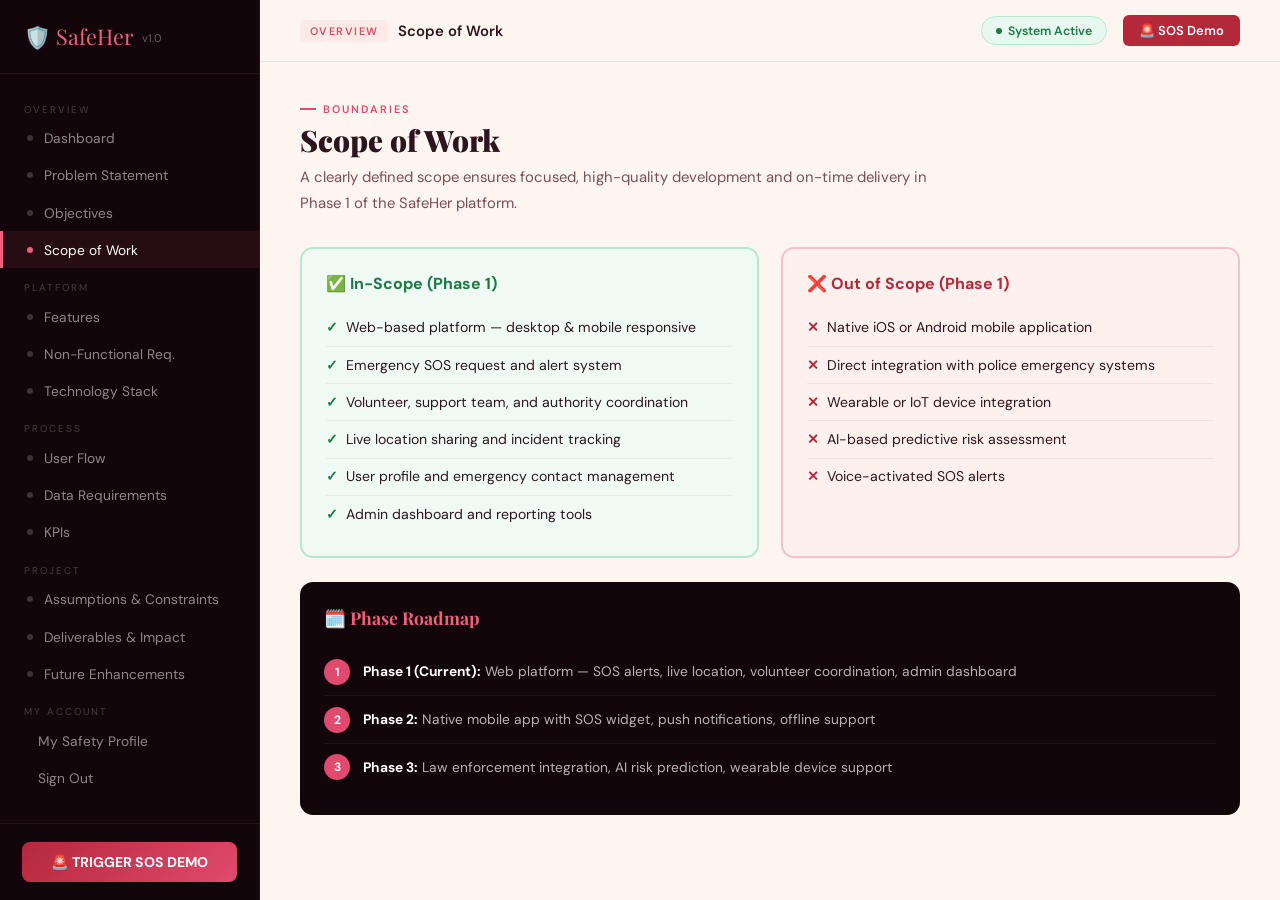
<file: scope.html>
<!DOCTYPE html>
<html lang="en">
<head>
<meta charset="UTF-8"><meta name="viewport" content="width=device-width, initial-scale=1.0">
<title>SafeHer — Scope of Work</title>
<link href="https://fonts.googleapis.com/css2?family=Playfair+Display:wght@700;900&family=DM+Sans:wght@300;400;500;600&display=swap" rel="stylesheet">
<style>

:root{--crimson:#b5283a;--rose:#e04a6e;--deep:#13060a;--warm:#fdf6f0;--cream:#fef0ec;--text:#2d1520;--muted:#7a4d5a;--accent:#f0607a;--green:#1a7a45;--sidebar-w:260px;}
*{margin:0;padding:0;box-sizing:border-box;}html{scroll-behavior:smooth;}
body{font-family:'DM Sans',sans-serif;background:var(--warm);color:var(--text);display:flex;min-height:100vh;overflow-x:hidden;}
.sidebar{width:var(--sidebar-w);min-height:100vh;background:var(--deep);position:fixed;top:0;left:0;bottom:0;z-index:200;display:flex;flex-direction:column;border-right:1px solid rgba(240,96,122,.12);}
.sidebar-logo{padding:1.4rem 1.5rem;border-bottom:1px solid rgba(240,96,122,.1);font-family:'Playfair Display',serif;font-size:1.35rem;color:var(--accent);display:flex;align-items:center;gap:.5rem;}
.sidebar-logo small{color:rgba(255,255,255,.35);font-size:.7rem;font-family:'DM Sans',sans-serif;margin-top:4px;}
.sidebar-nav{flex:1;padding:1rem 0;overflow-y:auto;}
.nav-grp{font-size:.62rem;letter-spacing:2px;text-transform:uppercase;color:rgba(255,255,255,.22);padding:.8rem 1.5rem .25rem;}
.sidebar-link{display:flex;align-items:center;gap:.7rem;padding:.6rem 1.5rem;color:rgba(255,255,255,.52);text-decoration:none;font-size:.86rem;transition:all .2s;border-left:3px solid transparent;}
.sidebar-link:hover,.sidebar-link.active{color:#fff;background:rgba(240,96,122,.08);border-left-color:var(--accent);}
.sdot{width:6px;height:6px;border-radius:50%;background:rgba(255,255,255,.18);flex-shrink:0;transition:background .2s;}
.sidebar-link.active .sdot{background:var(--accent);}
.sidebar-bottom{padding:1.1rem 1.4rem;border-top:1px solid rgba(240,96,122,.1);}
.sos-mini{width:100%;padding:.7rem;border-radius:8px;background:linear-gradient(135deg,var(--crimson),var(--rose));border:none;color:#fff;font-weight:700;font-size:.88rem;cursor:pointer;font-family:'DM Sans',sans-serif;display:flex;align-items:center;justify-content:center;gap:.5rem;transition:opacity .2s;}
.sos-mini:hover{opacity:.88;}
.main{margin-left:var(--sidebar-w);flex:1;min-width:0;}
.topbar{height:62px;background:rgba(253,246,240,.95);backdrop-filter:blur(12px);border-bottom:1px solid rgba(181,40,58,.1);position:sticky;top:0;z-index:100;display:flex;align-items:center;justify-content:space-between;padding:0 2.5rem;}
.tb-left{display:flex;align-items:center;gap:.6rem;}
.tb-tag{font-size:.68rem;font-weight:600;letter-spacing:1.5px;text-transform:uppercase;color:var(--rose);background:rgba(240,96,122,.08);padding:.25rem .6rem;border-radius:4px;}
.tb-title{font-size:.93rem;font-weight:600;color:var(--text);}
.tb-right{display:flex;align-items:center;gap:1rem;}
.live-badge{display:flex;align-items:center;gap:.4rem;background:#e8f8f0;color:#1a7a45;font-size:.77rem;font-weight:600;padding:.32rem .85rem;border-radius:100px;border:1px solid #b8e8cc;}
.ldot{width:6px;height:6px;border-radius:50%;background:#1a7a45;animation:blink 2s infinite;}
@keyframes blink{0%,100%{opacity:1;}50%{opacity:.3;}}
.tb-sos{background:var(--crimson);color:#fff;border:none;padding:.42rem 1rem;border-radius:6px;font-size:.81rem;font-weight:600;cursor:pointer;font-family:'DM Sans',sans-serif;transition:background .2s;}
.tb-sos:hover{background:#8b1a2b;}
.pb{padding:2.5rem 2.5rem 4rem;animation:fadeUp .3s ease;}
@keyframes fadeUp{from{opacity:0;transform:translateY(10px);}to{opacity:1;transform:translateY(0);}}
.lbl{font-size:.68rem;font-weight:600;letter-spacing:2px;text-transform:uppercase;color:var(--rose);margin-bottom:.35rem;display:flex;align-items:center;gap:.45rem;}
.lbl::before{content:'';width:16px;height:2px;background:var(--rose);display:inline-block;}
.h2{font-family:'Playfair Display',serif;font-size:1.85rem;font-weight:900;line-height:1.2;color:var(--text);margin-bottom:.45rem;}
.desc{font-size:.93rem;color:var(--muted);line-height:1.75;margin-bottom:1.9rem;max-width:640px;}
.card{background:#fff;border:1px solid rgba(181,40,58,.09);border-radius:13px;padding:1.5rem;margin-bottom:1.4rem;}
.card-hd{font-family:'Playfair Display',serif;font-size:1.1rem;color:var(--text);margin-bottom:1rem;display:flex;align-items:center;justify-content:space-between;flex-wrap:wrap;gap:.5rem;}
.bx{font-family:'DM Sans',sans-serif;font-size:.7rem;font-weight:600;padding:.28rem .7rem;border-radius:100px;}
.bx-red{background:#fce8ec;color:#b5283a;border:1px solid #f0b8c5;}
.bx-green{background:#e8f8f0;color:#1a7a45;border:1px solid #b8e8cc;}
.bx-blue{background:#e8f0fc;color:#1a4ab5;border:1px solid #b8ccf0;}
.bx-amber{background:#faf0e0;color:#8a5c00;border:1px solid #f0d8a0;}
.bx-muted{background:#f5f0f2;color:var(--muted);border:1px solid #e8dde0;}
.g2{display:grid;grid-template-columns:1fr 1fr;gap:1.4rem;}
.g3{display:grid;grid-template-columns:repeat(3,1fr);gap:1.2rem;}
.g4{display:grid;grid-template-columns:repeat(4,1fr);gap:1rem;}
.ga{display:grid;grid-template-columns:repeat(auto-fit,minmax(220px,1fr));gap:1.1rem;}
.sos-overlay{position:fixed;inset:0;z-index:500;background:rgba(0,0,0,.87);display:none;align-items:center;justify-content:center;}
.sos-overlay.open{display:flex;}
.sos-modal{background:var(--deep);border-radius:20px;padding:2.5rem;text-align:center;max-width:420px;width:90%;border:1px solid rgba(240,96,122,.3);}
.smring{position:relative;width:155px;height:155px;margin:0 auto 1.5rem;}
.sr{position:absolute;inset:0;border-radius:50%;border:2px solid rgba(240,96,122,.3);animation:rp 2s infinite;}
.sr:nth-child(2){inset:20px;animation-delay:.3s;}.sr:nth-child(3){inset:40px;animation-delay:.6s;}
@keyframes rp{0%,100%{transform:scale(1);opacity:.4;}50%{transform:scale(1.04);opacity:1;}}
.src{position:absolute;inset:52px;border-radius:50%;background:linear-gradient(135deg,#b5283a,#e04a6e);display:flex;flex-direction:column;align-items:center;justify-content:center;box-shadow:0 0 30px rgba(176,40,58,.7);}
.src strong{font-size:1.25rem;color:#fff;letter-spacing:2px;}
.sos-modal h2{font-family:'Playfair Display',serif;color:#fff;font-size:1.45rem;margin-bottom:.5rem;}
.sos-modal p{color:rgba(255,255,255,.6);font-size:.88rem;line-height:1.7;margin-bottom:1.4rem;}
.scd{font-size:2.5rem;font-weight:700;color:var(--accent);margin-bottom:1.2rem;font-family:'Playfair Display',serif;}
.smsg{font-size:.86rem;font-weight:600;margin-bottom:1.2rem;display:none;}
.smsg-s{color:var(--accent);}.smsg-ok{color:#1a7a45;}
.scbtn{background:transparent;border:1px solid rgba(255,255,255,.2);color:rgba(255,255,255,.7);padding:.58rem 1.4rem;border-radius:8px;cursor:pointer;font-family:'DM Sans',sans-serif;font-size:.86rem;transition:all .2s;}
.scbtn:hover{border-color:rgba(255,255,255,.4);color:#fff;}
.toast{position:fixed;top:78px;right:1.4rem;z-index:600;background:#1a7a45;color:#fff;padding:.72rem 1.2rem;border-radius:10px;font-size:.84rem;font-weight:500;transform:translateX(120%);transition:transform .4s cubic-bezier(.34,1.56,.64,1);}
.toast.show{transform:translateX(0);}
@media(max-width:860px){.sidebar{display:none;}.main{margin-left:0;}.g2,.g3,.g4{grid-template-columns:1fr;}}


.in-card{background:#f0faf5;border:2px solid #b8e8cc;border-radius:13px;padding:1.5rem;}
.out-card{background:#fef0ec;border:2px solid #f5c0cc;border-radius:13px;padding:1.5rem;}
.in-card h3{font-size:1rem;font-weight:700;color:#1a7a45;margin-bottom:1rem;}
.out-card h3{font-size:1rem;font-weight:700;color:var(--crimson);margin-bottom:1rem;}
.si{display:flex;gap:.5rem;align-items:flex-start;font-size:.88rem;padding:.42rem 0;color:var(--text);line-height:1.62;border-bottom:1px solid rgba(0,0,0,.05);}
.si:last-child{border:none;}
.in-card .si::before{content:'✓';color:#1a7a45;font-weight:700;flex-shrink:0;}
.out-card .si::before{content:'✕';color:var(--crimson);font-weight:700;flex-shrink:0;}
.phase-card{background:var(--deep);border-radius:13px;padding:1.5rem;}
.phase-card h3{font-family:'Playfair Display',serif;font-size:1.1rem;color:var(--accent);margin-bottom:1.2rem;}
.ph-item{display:flex;align-items:center;gap:.8rem;padding:.65rem 0;border-bottom:1px solid rgba(255,255,255,.05);}
.ph-item:last-child{border:none;}
.ph-num{width:26px;height:26px;border-radius:50%;background:var(--rose);color:#fff;font-size:.75rem;font-weight:700;display:flex;align-items:center;justify-content:center;flex-shrink:0;}
.ph-item p{font-size:.86rem;color:rgba(255,255,255,.7);line-height:1.5;}

</style>
</head>
<body>
<aside class="sidebar"><div class="sidebar-logo">🛡️ SafeHer <small>v1.0</small></div><nav class="sidebar-nav"><div class="nav-grp">Overview</div><a class="sidebar-link" href="dashboard.html"><span class="sdot"></span>Dashboard</a><a class="sidebar-link" href="problem.html"><span class="sdot"></span>Problem Statement</a><a class="sidebar-link" href="objectives.html"><span class="sdot"></span>Objectives</a><a class="sidebar-link active" href="scope.html"><span class="sdot"></span>Scope of Work</a><div class="nav-grp">Platform</div><a class="sidebar-link" href="features.html"><span class="sdot"></span>Features</a><a class="sidebar-link" href="nfr.html"><span class="sdot"></span>Non-Functional Req.</a><a class="sidebar-link" href="tech.html"><span class="sdot"></span>Technology Stack</a><div class="nav-grp">Process</div><a class="sidebar-link" href="flow.html"><span class="sdot"></span>User Flow</a><a class="sidebar-link" href="data.html"><span class="sdot"></span>Data Requirements</a><a class="sidebar-link" href="kpi.html"><span class="sdot"></span>KPIs</a><div class="nav-grp">Project</div><a class="sidebar-link" href="constraints.html"><span class="sdot"></span>Assumptions & Constraints</a><a class="sidebar-link" href="impact.html"><span class="sdot"></span>Deliverables & Impact</a><a class="sidebar-link" href="future.html"><span class="sdot"></span>Future Enhancements</a>
   <div class="nav-grp">My Account</div>
      <a class="sidebar-link" href="profile.html"><span class="sd"></span>My Safety Profile</a>
      <a class="sidebar-link" href="index.html"><span class="sd"></span>Sign Out</a>    
  </nav><div class="sidebar-bottom"><button class="sos-mini" onclick="openSOS()">🚨 TRIGGER SOS DEMO</button></div></aside>
<main class="main">
  <header class="topbar">
    <div class="tb-left"><span class="tb-tag">Overview</span><span class="tb-title">Scope of Work</span></div>
    <div class="tb-right"><div class="live-badge"><span class="ldot"></span>System Active</div><button class="tb-sos" onclick="openSOS()">🚨 SOS Demo</button></div>
  </header>
  <div class="pb">
<div class="lbl">Boundaries</div>
<div class="h2">Scope of Work</div>
<div class="desc">A clearly defined scope ensures focused, high-quality development and on-time delivery in Phase 1 of the SafeHer platform.</div>
<div class="g2" style="margin-bottom:1.5rem">
  <div class="in-card"><h3>✅ In-Scope (Phase 1)</h3>
    <div class="si">Web-based platform — desktop &amp; mobile responsive</div>
    <div class="si">Emergency SOS request and alert system</div>
    <div class="si">Volunteer, support team, and authority coordination</div>
    <div class="si">Live location sharing and incident tracking</div>
    <div class="si">User profile and emergency contact management</div>
    <div class="si">Admin dashboard and reporting tools</div>
  </div>
  <div class="out-card"><h3>❌ Out of Scope (Phase 1)</h3>
    <div class="si">Native iOS or Android mobile application</div>
    <div class="si">Direct integration with police emergency systems</div>
    <div class="si">Wearable or IoT device integration</div>
    <div class="si">AI-based predictive risk assessment</div>
    <div class="si">Voice-activated SOS alerts</div>
  </div>
</div>
<div class="phase-card">
  <h3>🗓️ Phase Roadmap</h3>
  <div class="ph-item"><div class="ph-num">1</div><p><strong style="color:#fff">Phase 1 (Current):</strong> Web platform — SOS alerts, live location, volunteer coordination, admin dashboard</p></div>
  <div class="ph-item"><div class="ph-num">2</div><p><strong style="color:#fff">Phase 2:</strong> Native mobile app with SOS widget, push notifications, offline support</p></div>
  <div class="ph-item"><div class="ph-num">3</div><p><strong style="color:#fff">Phase 3:</strong> Law enforcement integration, AI risk prediction, wearable device support</p></div>
</div>
</div>
</main>

<div class="sos-overlay" id="so">
  <div class="sos-modal">
    <div class="smring"><div class="sr"></div><div class="sr"></div><div class="sr"></div><div class="src"><strong>SOS</strong></div></div>
    <h2>Emergency Alert Sending</h2>
    <p>Your live location is being shared with nearby volunteers and your emergency contacts. Help is on the way.</p>
    <div class="scd" id="sc">5</div>
    <div class="smsg smsg-s" id="ss">📡 Broadcasting alert to 3 nearby volunteers...</div>
    <div class="smsg smsg-ok" id="sok">✅ Alert sent! Priya Rao is responding — 0.4 km away</div>
    <button class="scbtn" id="scb" onclick="closeSOS()">Cancel Alert</button>
  </div>
</div>
<div class="toast" id="tst">✅ Alert successfully cancelled</div>

<script src="script.js"></script>
<script>
var _st=null;
function openSOS(){
  var o=document.getElementById('so');o.classList.add('open');
  var c=5,ce=document.getElementById('sc'),se=document.getElementById('ss'),ste=document.getElementById('sok'),cb=document.getElementById('scb');
  ce.style.display='block';se.style.display='none';ste.style.display='none';cb.textContent='Cancel Alert';ce.textContent=c;
  if(_st)clearInterval(_st);
  _st=setInterval(function(){c--;if(c>0){ce.textContent=c;}else{clearInterval(_st);ce.style.display='none';se.style.display='block';setTimeout(function(){se.style.display='none';ste.style.display='block';cb.textContent='Close';if(typeof recordSOSAlert==='function')recordSOSAlert();},2000);}},1000);
}
function closeSOS(){
  if(_st)clearInterval(_st);
  document.getElementById('so').classList.remove('open');
  var t=document.getElementById('tst');t.classList.add('show');setTimeout(function(){t.classList.remove('show');},3000);
}
</script>
</body></html>
</file>
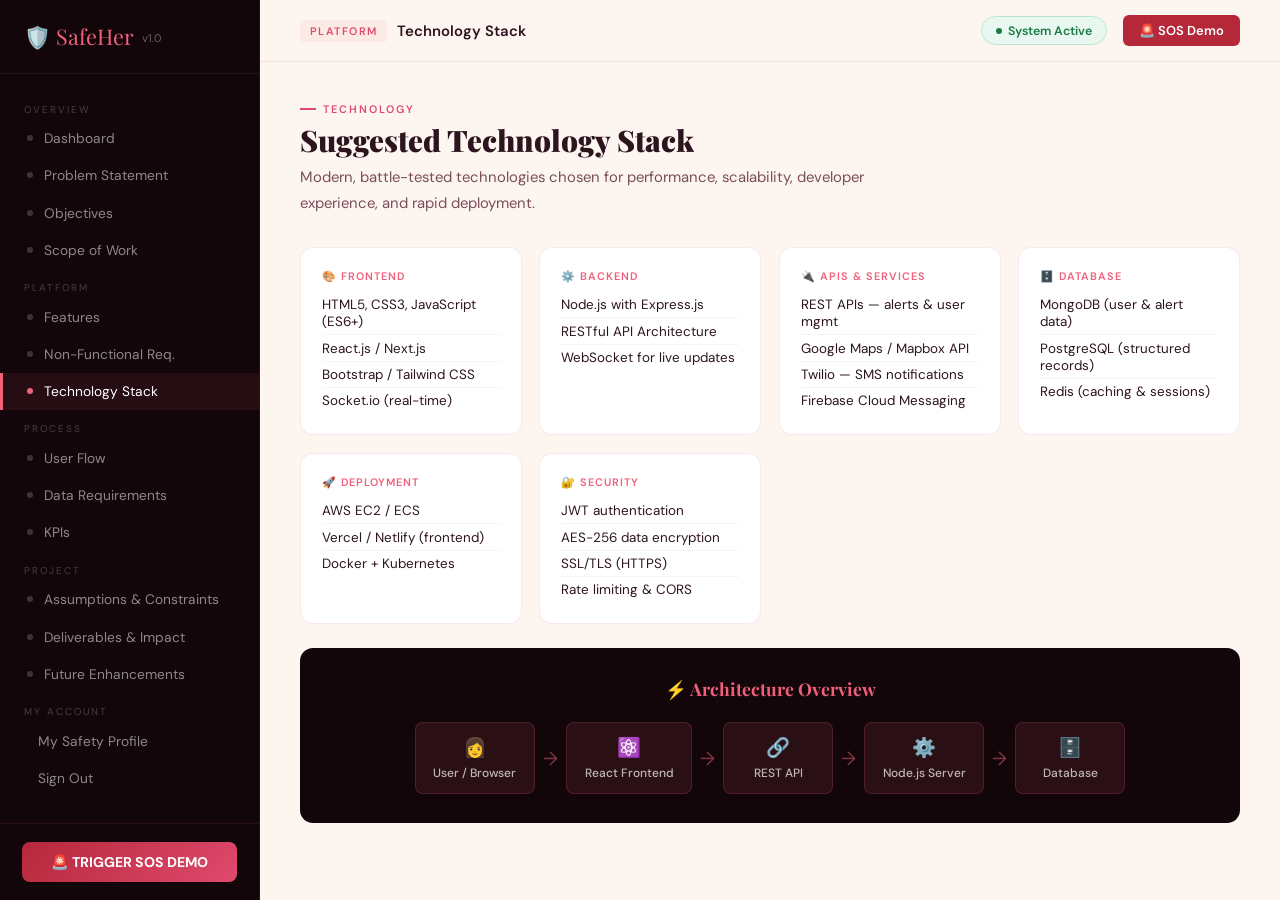
<file: tech.html>
<!DOCTYPE html>
<html lang="en">
<head>
<meta charset="UTF-8"><meta name="viewport" content="width=device-width, initial-scale=1.0">
<title>SafeHer — Technology Stack</title>
<link href="https://fonts.googleapis.com/css2?family=Playfair+Display:wght@700;900&family=DM+Sans:wght@300;400;500;600&display=swap" rel="stylesheet">
<style>

:root{--crimson:#b5283a;--rose:#e04a6e;--deep:#13060a;--warm:#fdf6f0;--cream:#fef0ec;--text:#2d1520;--muted:#7a4d5a;--accent:#f0607a;--green:#1a7a45;--sidebar-w:260px;}
*{margin:0;padding:0;box-sizing:border-box;}html{scroll-behavior:smooth;}
body{font-family:'DM Sans',sans-serif;background:var(--warm);color:var(--text);display:flex;min-height:100vh;overflow-x:hidden;}
.sidebar{width:var(--sidebar-w);min-height:100vh;background:var(--deep);position:fixed;top:0;left:0;bottom:0;z-index:200;display:flex;flex-direction:column;border-right:1px solid rgba(240,96,122,.12);}
.sidebar-logo{padding:1.4rem 1.5rem;border-bottom:1px solid rgba(240,96,122,.1);font-family:'Playfair Display',serif;font-size:1.35rem;color:var(--accent);display:flex;align-items:center;gap:.5rem;}
.sidebar-logo small{color:rgba(255,255,255,.35);font-size:.7rem;font-family:'DM Sans',sans-serif;margin-top:4px;}
.sidebar-nav{flex:1;padding:1rem 0;overflow-y:auto;}
.nav-grp{font-size:.62rem;letter-spacing:2px;text-transform:uppercase;color:rgba(255,255,255,.22);padding:.8rem 1.5rem .25rem;}
.sidebar-link{display:flex;align-items:center;gap:.7rem;padding:.6rem 1.5rem;color:rgba(255,255,255,.52);text-decoration:none;font-size:.86rem;transition:all .2s;border-left:3px solid transparent;}
.sidebar-link:hover,.sidebar-link.active{color:#fff;background:rgba(240,96,122,.08);border-left-color:var(--accent);}
.sdot{width:6px;height:6px;border-radius:50%;background:rgba(255,255,255,.18);flex-shrink:0;transition:background .2s;}
.sidebar-link.active .sdot{background:var(--accent);}
.sidebar-bottom{padding:1.1rem 1.4rem;border-top:1px solid rgba(240,96,122,.1);}
.sos-mini{width:100%;padding:.7rem;border-radius:8px;background:linear-gradient(135deg,var(--crimson),var(--rose));border:none;color:#fff;font-weight:700;font-size:.88rem;cursor:pointer;font-family:'DM Sans',sans-serif;display:flex;align-items:center;justify-content:center;gap:.5rem;transition:opacity .2s;}
.sos-mini:hover{opacity:.88;}
.main{margin-left:var(--sidebar-w);flex:1;min-width:0;}
.topbar{height:62px;background:rgba(253,246,240,.95);backdrop-filter:blur(12px);border-bottom:1px solid rgba(181,40,58,.1);position:sticky;top:0;z-index:100;display:flex;align-items:center;justify-content:space-between;padding:0 2.5rem;}
.tb-left{display:flex;align-items:center;gap:.6rem;}
.tb-tag{font-size:.68rem;font-weight:600;letter-spacing:1.5px;text-transform:uppercase;color:var(--rose);background:rgba(240,96,122,.08);padding:.25rem .6rem;border-radius:4px;}
.tb-title{font-size:.93rem;font-weight:600;color:var(--text);}
.tb-right{display:flex;align-items:center;gap:1rem;}
.live-badge{display:flex;align-items:center;gap:.4rem;background:#e8f8f0;color:#1a7a45;font-size:.77rem;font-weight:600;padding:.32rem .85rem;border-radius:100px;border:1px solid #b8e8cc;}
.ldot{width:6px;height:6px;border-radius:50%;background:#1a7a45;animation:blink 2s infinite;}
@keyframes blink{0%,100%{opacity:1;}50%{opacity:.3;}}
.tb-sos{background:var(--crimson);color:#fff;border:none;padding:.42rem 1rem;border-radius:6px;font-size:.81rem;font-weight:600;cursor:pointer;font-family:'DM Sans',sans-serif;transition:background .2s;}
.tb-sos:hover{background:#8b1a2b;}
.pb{padding:2.5rem 2.5rem 4rem;animation:fadeUp .3s ease;}
@keyframes fadeUp{from{opacity:0;transform:translateY(10px);}to{opacity:1;transform:translateY(0);}}
.lbl{font-size:.68rem;font-weight:600;letter-spacing:2px;text-transform:uppercase;color:var(--rose);margin-bottom:.35rem;display:flex;align-items:center;gap:.45rem;}
.lbl::before{content:'';width:16px;height:2px;background:var(--rose);display:inline-block;}
.h2{font-family:'Playfair Display',serif;font-size:1.85rem;font-weight:900;line-height:1.2;color:var(--text);margin-bottom:.45rem;}
.desc{font-size:.93rem;color:var(--muted);line-height:1.75;margin-bottom:1.9rem;max-width:640px;}
.card{background:#fff;border:1px solid rgba(181,40,58,.09);border-radius:13px;padding:1.5rem;margin-bottom:1.4rem;}
.card-hd{font-family:'Playfair Display',serif;font-size:1.1rem;color:var(--text);margin-bottom:1rem;display:flex;align-items:center;justify-content:space-between;flex-wrap:wrap;gap:.5rem;}
.bx{font-family:'DM Sans',sans-serif;font-size:.7rem;font-weight:600;padding:.28rem .7rem;border-radius:100px;}
.bx-red{background:#fce8ec;color:#b5283a;border:1px solid #f0b8c5;}
.bx-green{background:#e8f8f0;color:#1a7a45;border:1px solid #b8e8cc;}
.bx-blue{background:#e8f0fc;color:#1a4ab5;border:1px solid #b8ccf0;}
.bx-amber{background:#faf0e0;color:#8a5c00;border:1px solid #f0d8a0;}
.bx-muted{background:#f5f0f2;color:var(--muted);border:1px solid #e8dde0;}
.g2{display:grid;grid-template-columns:1fr 1fr;gap:1.4rem;}
.g3{display:grid;grid-template-columns:repeat(3,1fr);gap:1.2rem;}
.g4{display:grid;grid-template-columns:repeat(4,1fr);gap:1rem;}
.ga{display:grid;grid-template-columns:repeat(auto-fit,minmax(220px,1fr));gap:1.1rem;}
.sos-overlay{position:fixed;inset:0;z-index:500;background:rgba(0,0,0,.87);display:none;align-items:center;justify-content:center;}
.sos-overlay.open{display:flex;}
.sos-modal{background:var(--deep);border-radius:20px;padding:2.5rem;text-align:center;max-width:420px;width:90%;border:1px solid rgba(240,96,122,.3);}
.smring{position:relative;width:155px;height:155px;margin:0 auto 1.5rem;}
.sr{position:absolute;inset:0;border-radius:50%;border:2px solid rgba(240,96,122,.3);animation:rp 2s infinite;}
.sr:nth-child(2){inset:20px;animation-delay:.3s;}.sr:nth-child(3){inset:40px;animation-delay:.6s;}
@keyframes rp{0%,100%{transform:scale(1);opacity:.4;}50%{transform:scale(1.04);opacity:1;}}
.src{position:absolute;inset:52px;border-radius:50%;background:linear-gradient(135deg,#b5283a,#e04a6e);display:flex;flex-direction:column;align-items:center;justify-content:center;box-shadow:0 0 30px rgba(176,40,58,.7);}
.src strong{font-size:1.25rem;color:#fff;letter-spacing:2px;}
.sos-modal h2{font-family:'Playfair Display',serif;color:#fff;font-size:1.45rem;margin-bottom:.5rem;}
.sos-modal p{color:rgba(255,255,255,.6);font-size:.88rem;line-height:1.7;margin-bottom:1.4rem;}
.scd{font-size:2.5rem;font-weight:700;color:var(--accent);margin-bottom:1.2rem;font-family:'Playfair Display',serif;}
.smsg{font-size:.86rem;font-weight:600;margin-bottom:1.2rem;display:none;}
.smsg-s{color:var(--accent);}.smsg-ok{color:#1a7a45;}
.scbtn{background:transparent;border:1px solid rgba(255,255,255,.2);color:rgba(255,255,255,.7);padding:.58rem 1.4rem;border-radius:8px;cursor:pointer;font-family:'DM Sans',sans-serif;font-size:.86rem;transition:all .2s;}
.scbtn:hover{border-color:rgba(255,255,255,.4);color:#fff;}
.toast{position:fixed;top:78px;right:1.4rem;z-index:600;background:#1a7a45;color:#fff;padding:.72rem 1.2rem;border-radius:10px;font-size:.84rem;font-weight:500;transform:translateX(120%);transition:transform .4s cubic-bezier(.34,1.56,.64,1);}
.toast.show{transform:translateX(0);}
@media(max-width:860px){.sidebar{display:none;}.main{margin-left:0;}.g2,.g3,.g4{grid-template-columns:1fr;}}


.tc{background:#fff;border:1px solid rgba(181,40,58,.1);border-radius:13px;padding:1.3rem;transition:border-color .2s,transform .2s;}
.tc:hover{border-color:var(--rose);transform:translateY(-2px);}
.tcat{font-size:.68rem;font-weight:600;letter-spacing:1px;text-transform:uppercase;color:var(--accent);margin-bottom:.6rem;display:flex;align-items:center;gap:.4rem;}
.tc ul{list-style:none;}
.tc li{font-size:.84rem;color:var(--text);padding:.26rem 0;border-bottom:1px solid rgba(181,40,58,.06);}
.tc li:last-child{border:none;}
.arch{background:var(--deep);border-radius:13px;padding:1.8rem;margin-top:1.5rem;}
.arch h3{font-family:'Playfair Display',serif;font-size:1.1rem;color:var(--accent);margin-bottom:1.4rem;text-align:center;}
.arch-flow{display:flex;align-items:center;justify-content:center;gap:0;flex-wrap:wrap;}
.af-box{background:rgba(240,96,122,.1);border:1px solid rgba(240,96,122,.2);border-radius:8px;padding:.75rem 1.1rem;text-align:center;min-width:110px;}
.af-box span{display:block;font-size:1.2rem;margin-bottom:.3rem;}
.af-box p{font-size:.75rem;color:rgba(255,255,255,.7);font-weight:500;}
.af-arrow{font-size:1.2rem;color:rgba(240,96,122,.5);margin:0 .5rem;flex-shrink:0;}

</style>
</head>
<body>
<aside class="sidebar"><div class="sidebar-logo">🛡️ SafeHer <small>v1.0</small></div><nav class="sidebar-nav"><div class="nav-grp">Overview</div><a class="sidebar-link" href="dashboard.html"><span class="sdot"></span>Dashboard</a><a class="sidebar-link" href="problem.html"><span class="sdot"></span>Problem Statement</a><a class="sidebar-link" href="objectives.html"><span class="sdot"></span>Objectives</a><a class="sidebar-link" href="scope.html"><span class="sdot"></span>Scope of Work</a><div class="nav-grp">Platform</div><a class="sidebar-link" href="features.html"><span class="sdot"></span>Features</a><a class="sidebar-link" href="nfr.html"><span class="sdot"></span>Non-Functional Req.</a><a class="sidebar-link active" href="tech.html"><span class="sdot"></span>Technology Stack</a><div class="nav-grp">Process</div><a class="sidebar-link" href="flow.html"><span class="sdot"></span>User Flow</a><a class="sidebar-link" href="data.html"><span class="sdot"></span>Data Requirements</a><a class="sidebar-link" href="kpi.html"><span class="sdot"></span>KPIs</a><div class="nav-grp">Project</div><a class="sidebar-link" href="constraints.html"><span class="sdot"></span>Assumptions & Constraints</a><a class="sidebar-link" href="impact.html"><span class="sdot"></span>Deliverables & Impact</a><a class="sidebar-link" href="future.html"><span class="sdot"></span>Future Enhancements</a>     <div class="nav-grp">My Account</div>
      <a class="sidebar-link" href="profile.html"><span class="sd"></span>My Safety Profile</a>
      <a class="sidebar-link" href="index.html"><span class="sd"></span>Sign Out</a>
  </nav><div class="sidebar-bottom"><button class="sos-mini" onclick="openSOS()">🚨 TRIGGER SOS DEMO</button></div></aside>
<main class="main">
  <header class="topbar">
    <div class="tb-left"><span class="tb-tag">Platform</span><span class="tb-title">Technology Stack</span></div>
    <div class="tb-right"><div class="live-badge"><span class="ldot"></span>System Active</div><button class="tb-sos" onclick="openSOS()">🚨 SOS Demo</button></div>
  </header>
  <div class="pb">
<div class="lbl">Technology</div>
<div class="h2">Suggested Technology Stack</div>
<div class="desc">Modern, battle-tested technologies chosen for performance, scalability, developer experience, and rapid deployment.</div>
<div class="ga" style="margin-bottom:1.5rem">
  <div class="tc"><div class="tcat">🎨 Frontend</div><ul><li>HTML5, CSS3, JavaScript (ES6+)</li><li>React.js / Next.js</li><li>Bootstrap / Tailwind CSS</li><li>Socket.io (real-time)</li></ul></div>
  <div class="tc"><div class="tcat">⚙️ Backend</div><ul><li>Node.js with Express.js</li><li>RESTful API Architecture</li><li>WebSocket for live updates</li></ul></div>
  <div class="tc"><div class="tcat">🔌 APIs &amp; Services</div><ul><li>REST APIs — alerts &amp; user mgmt</li><li>Google Maps / Mapbox API</li><li>Twilio — SMS notifications</li><li>Firebase Cloud Messaging</li></ul></div>
  <div class="tc"><div class="tcat">🗄️ Database</div><ul><li>MongoDB (user &amp; alert data)</li><li>PostgreSQL (structured records)</li><li>Redis (caching &amp; sessions)</li></ul></div>
  <div class="tc"><div class="tcat">🚀 Deployment</div><ul><li>AWS EC2 / ECS</li><li>Vercel / Netlify (frontend)</li><li>Docker + Kubernetes</li></ul></div>
  <div class="tc"><div class="tcat">🔐 Security</div><ul><li>JWT authentication</li><li>AES-256 data encryption</li><li>SSL/TLS (HTTPS)</li><li>Rate limiting &amp; CORS</li></ul></div>
</div>
<div class="arch">
  <h3>⚡ Architecture Overview</h3>
  <div class="arch-flow">
    <div class="af-box"><span>👩</span><p>User / Browser</p></div>
    <span class="af-arrow">→</span>
    <div class="af-box"><span>⚛️</span><p>React Frontend</p></div>
    <span class="af-arrow">→</span>
    <div class="af-box"><span>🔗</span><p>REST API</p></div>
    <span class="af-arrow">→</span>
    <div class="af-box"><span>⚙️</span><p>Node.js Server</p></div>
    <span class="af-arrow">→</span>
    <div class="af-box"><span>🗄️</span><p>Database</p></div>
  </div>
</div>
</div>
</main>

<div class="sos-overlay" id="so">
  <div class="sos-modal">
    <div class="smring"><div class="sr"></div><div class="sr"></div><div class="sr"></div><div class="src"><strong>SOS</strong></div></div>
    <h2>Emergency Alert Sending</h2>
    <p>Your live location is being shared with nearby volunteers and your emergency contacts. Help is on the way.</p>
    <div class="scd" id="sc">5</div>
    <div class="smsg smsg-s" id="ss">📡 Broadcasting alert to 3 nearby volunteers...</div>
    <div class="smsg smsg-ok" id="sok">✅ Alert sent! Priya Rao is responding — 0.4 km away</div>
    <button class="scbtn" id="scb" onclick="closeSOS()">Cancel Alert</button>
  </div>
</div>
<div class="toast" id="tst">✅ Alert successfully cancelled</div>

<script src="script.js"></script>
<script>
var _st=null;
function openSOS(){
  var o=document.getElementById('so');o.classList.add('open');
  var c=5,ce=document.getElementById('sc'),se=document.getElementById('ss'),ste=document.getElementById('sok'),cb=document.getElementById('scb');
  ce.style.display='block';se.style.display='none';ste.style.display='none';cb.textContent='Cancel Alert';ce.textContent=c;
  if(_st)clearInterval(_st);
  _st=setInterval(function(){c--;if(c>0){ce.textContent=c;}else{clearInterval(_st);ce.style.display='none';se.style.display='block';setTimeout(function(){se.style.display='none';ste.style.display='block';cb.textContent='Close';if(typeof recordSOSAlert==='function')recordSOSAlert();},2000);}},1000);
}
function closeSOS(){
  if(_st)clearInterval(_st);
  document.getElementById('so').classList.remove('open');
  var t=document.getElementById('tst');t.classList.add('show');setTimeout(function(){t.classList.remove('show');},3000);
}
</script>
</body></html>
</file>
<file: style.css>
:root{--crimson:#b5283a;--rose:#e04a6e;--deep:#13060a;--warm:#fdf6f0;--cream:#fef0ec;--text:#2d1520;--muted:#7a4d5a;--accent:#f0607a;--green:#1a7a45;--sw:260px;}
*{margin:0;padding:0;box-sizing:border-box;}html{scroll-behavior:smooth;}
body{font-family:'DM Sans',sans-serif;background:var(--warm);color:var(--text);display:flex;min-height:100vh;overflow-x:hidden;}
/* SIDEBAR */
.sidebar{width:var(--sw);min-height:100vh;background:var(--deep);position:fixed;top:0;left:0;bottom:0;z-index:200;display:flex;flex-direction:column;border-right:1px solid rgba(240,96,122,.12);}
.slogo{padding:1.4rem 1.5rem;border-bottom:1px solid rgba(240,96,122,.1);font-family:'Playfair Display',serif;font-size:1.4rem;color:var(--accent);display:flex;align-items:center;gap:.5rem;}
.slogo small{color:#fff;font-size:.7rem;opacity:.4;font-weight:400;margin-top:4px;}
.snav{flex:1;padding:1rem 0;overflow-y:auto;}
.snl{font-size:.62rem;letter-spacing:2px;text-transform:uppercase;color:rgba(255,255,255,.22);padding:.8rem 1.5rem .25rem;}
.sl{display:flex;align-items:center;gap:.75rem;padding:.6rem 1.5rem;color:rgba(255,255,255,.5);text-decoration:none;font-size:.86rem;transition:all .2s;border-left:3px solid transparent;}
.sl:hover,.sl.active{color:#fff;background:rgba(240,96,122,.08);border-left-color:var(--accent);}
.sd{width:6px;height:6px;border-radius:50%;background:rgba(255,255,255,.18);flex-shrink:0;}
.sl.active .sd{background:var(--accent);}
.sbot{padding:1.1rem 1.5rem;border-top:1px solid rgba(240,96,122,.1);}
.sos-sb{width:100%;padding:.72rem;border-radius:8px;background:linear-gradient(135deg,var(--crimson),var(--rose));border:none;color:#fff;font-weight:700;font-size:.88rem;cursor:pointer;font-family:'DM Sans',sans-serif;display:flex;align-items:center;justify-content:center;gap:.5rem;transition:opacity .2s;}
.sos-sb:hover{opacity:.88;}
/* MAIN */
.main{margin-left:var(--sw);flex:1;min-width:0;}
.topbar{height:62px;background:rgba(253,246,240,.96);backdrop-filter:blur(12px);border-bottom:1px solid rgba(181,40,58,.1);position:sticky;top:0;z-index:100;display:flex;align-items:center;justify-content:space-between;padding:0 2.5rem;}
.tl{display:flex;align-items:center;gap:.6rem;}
.ptag{font-size:.68rem;font-weight:700;letter-spacing:1.5px;text-transform:uppercase;color:var(--rose);background:#fce8ec;padding:.25rem .6rem;border-radius:4px;}
.ttitle{font-size:.92rem;font-weight:600;color:var(--text);}
.ta{display:flex;align-items:center;gap:.9rem;}
.sbadge{display:flex;align-items:center;gap:.4rem;background:#e8f8f0;color:#1a7a45;font-size:.76rem;font-weight:600;padding:.32rem .85rem;border-radius:100px;border:1px solid #b8e8cc;}
.sdot{width:6px;height:6px;border-radius:50%;background:#1a7a45;animation:blink 2s infinite;}
@keyframes blink{0%,100%{opacity:1;}50%{opacity:.25;}}
.tbtn{background:var(--crimson);color:#fff;border:none;padding:.42rem 1rem;border-radius:6px;font-size:.8rem;font-weight:600;cursor:pointer;font-family:'DM Sans',sans-serif;transition:background .2s;}
.tbtn:hover{background:#8b1a2b;}
.body{padding:2.5rem 2.5rem 5rem;animation:fi .3s ease;}
@keyframes fi{from{opacity:0;transform:translateY(8px);}to{opacity:1;transform:translateY(0);}}
/* COMMON */
.slbl{font-size:.68rem;font-weight:700;letter-spacing:2px;text-transform:uppercase;color:var(--rose);margin-bottom:.4rem;display:flex;align-items:center;gap:.5rem;}
.slbl::before{content:'';width:16px;height:2px;background:var(--rose);display:inline-block;}
.sh2{font-family:'Playfair Display',serif;font-size:1.85rem;font-weight:900;line-height:1.15;color:var(--text);margin-bottom:.5rem;}
.sdesc{font-size:.93rem;color:var(--muted);line-height:1.75;margin-bottom:2rem;max-width:620px;}
.card{background:#fff;border:1px solid rgba(181,40,58,.1);border-radius:12px;padding:1.5rem;margin-bottom:1.5rem;}
.ctitle{font-family:'Playfair Display',serif;font-size:1.1rem;color:var(--text);margin-bottom:1rem;display:flex;align-items:center;justify-content:space-between;flex-wrap:wrap;gap:.5rem;}
.badge{font-family:'DM Sans',sans-serif;font-size:.7rem;font-weight:600;padding:.28rem .72rem;border-radius:100px;}
.bg{background:#e8f8f0;color:#1a7a45;border:1px solid #b8e8cc;}
.br{background:#fce8ec;color:#b5283a;border:1px solid #f0b8c5;}
.bb{background:#e8f0fc;color:#1a4ab5;border:1px solid #b8ccf0;}
.ba{background:#faf0e0;color:#8a5c00;border:1px solid #f0d8a0;}
.bm{background:#f5f0f2;color:var(--muted);border:1px solid #e8dde0;}
.g2{display:grid;grid-template-columns:1fr 1fr;gap:1.5rem;}
.g3{display:grid;grid-template-columns:repeat(3,1fr);gap:1.25rem;}
.g4{display:grid;grid-template-columns:repeat(4,1fr);gap:1rem;}
.ga{display:grid;grid-template-columns:repeat(auto-fit,minmax(220px,1fr));gap:1.1rem;}
/* SOS MODAL */
.sov{position:fixed;inset:0;z-index:500;background:rgba(0,0,0,.85);display:none;align-items:center;justify-content:center;}
.sov.open{display:flex;}
.smbox{background:var(--deep);border-radius:20px;padding:2.5rem;text-align:center;max-width:420px;width:90%;border:1px solid rgba(240,96,122,.3);}
.smring{position:relative;width:160px;height:160px;margin:0 auto 1.5rem;}
.r{position:absolute;inset:0;border-radius:50%;border:2px solid rgba(240,96,122,.3);animation:sp 2s infinite;}
.r:nth-child(2){inset:20px;animation-delay:.3s;}.r:nth-child(3){inset:40px;animation-delay:.6s;}
@keyframes sp{0%,100%{transform:scale(1);opacity:.4;}50%{transform:scale(1.04);opacity:1;}}
.rc{position:absolute;inset:55px;border-radius:50%;background:linear-gradient(135deg,#b5283a,#e04a6e);display:flex;flex-direction:column;align-items:center;justify-content:center;box-shadow:0 0 30px rgba(176,40,58,.7);}
.rc strong{font-size:1.3rem;color:#fff;letter-spacing:2px;}
.smbox h2{font-family:'Playfair Display',serif;color:#fff;font-size:1.5rem;margin-bottom:.5rem;}
.smbox p{color:rgba(255,255,255,.6);font-size:.9rem;line-height:1.7;margin-bottom:1.5rem;}
.scd{font-size:2.5rem;font-weight:700;color:var(--accent);margin-bottom:1.25rem;}
.smsg{font-size:.88rem;font-weight:600;margin-bottom:1.25rem;display:none;}
.smsg.sa{color:var(--accent);}.smsg.sg{color:#1a7a45;}
.scbtn{background:transparent;border:1px solid rgba(255,255,255,.2);color:rgba(255,255,255,.7);padding:.6rem 1.5rem;border-radius:8px;cursor:pointer;font-family:'DM Sans',sans-serif;font-size:.88rem;transition:all .2s;}
.scbtn:hover{border-color:rgba(255,255,255,.4);color:#fff;}
/* TOAST */
.toast{position:fixed;top:76px;right:1.5rem;z-index:600;background:#1a7a45;color:#fff;padding:.72rem 1.2rem;border-radius:10px;font-size:.84rem;font-weight:500;transform:translateX(120%);transition:transform .4s cubic-bezier(.34,1.56,.64,1);}
.toast.show{transform:translateX(0);}
@media(max-width:860px){.sidebar{display:none;}.main{margin-left:0;}.g2,.g3,.g4{grid-template-columns:1fr;}}
</file>
